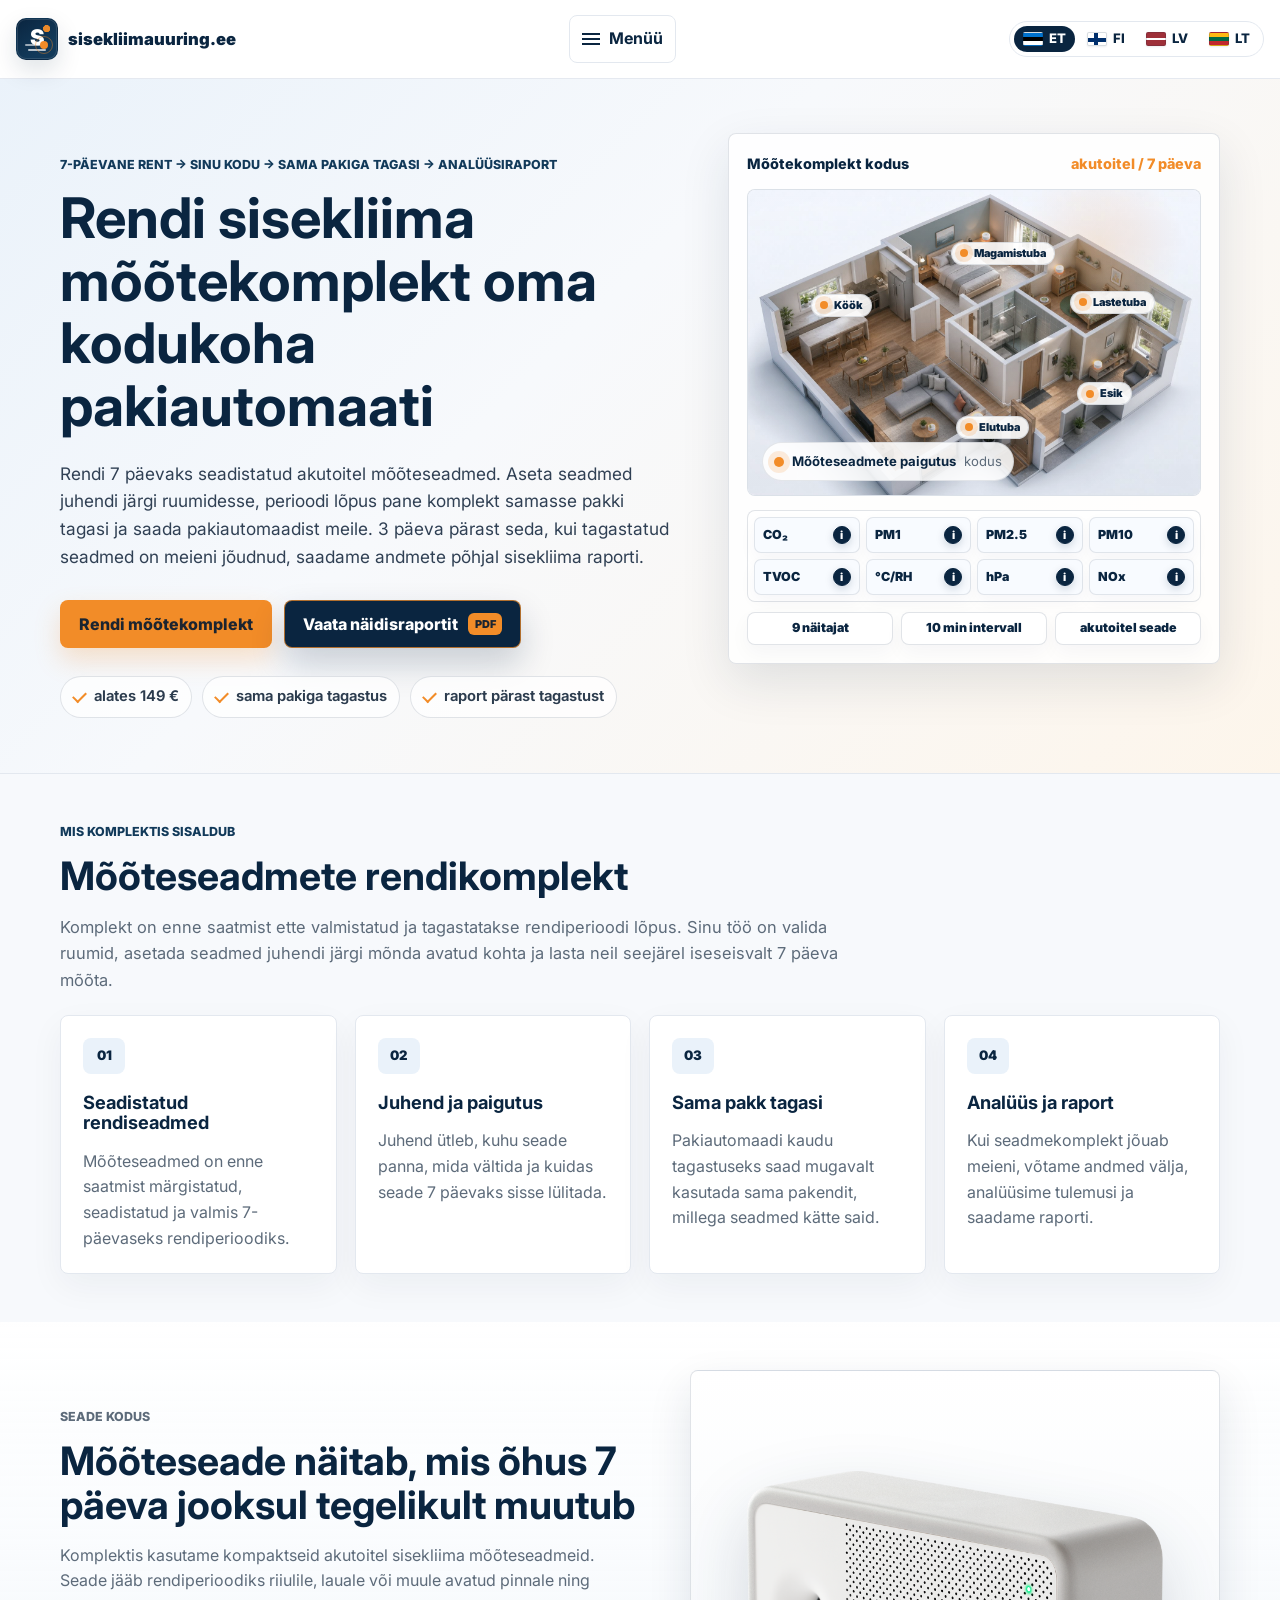
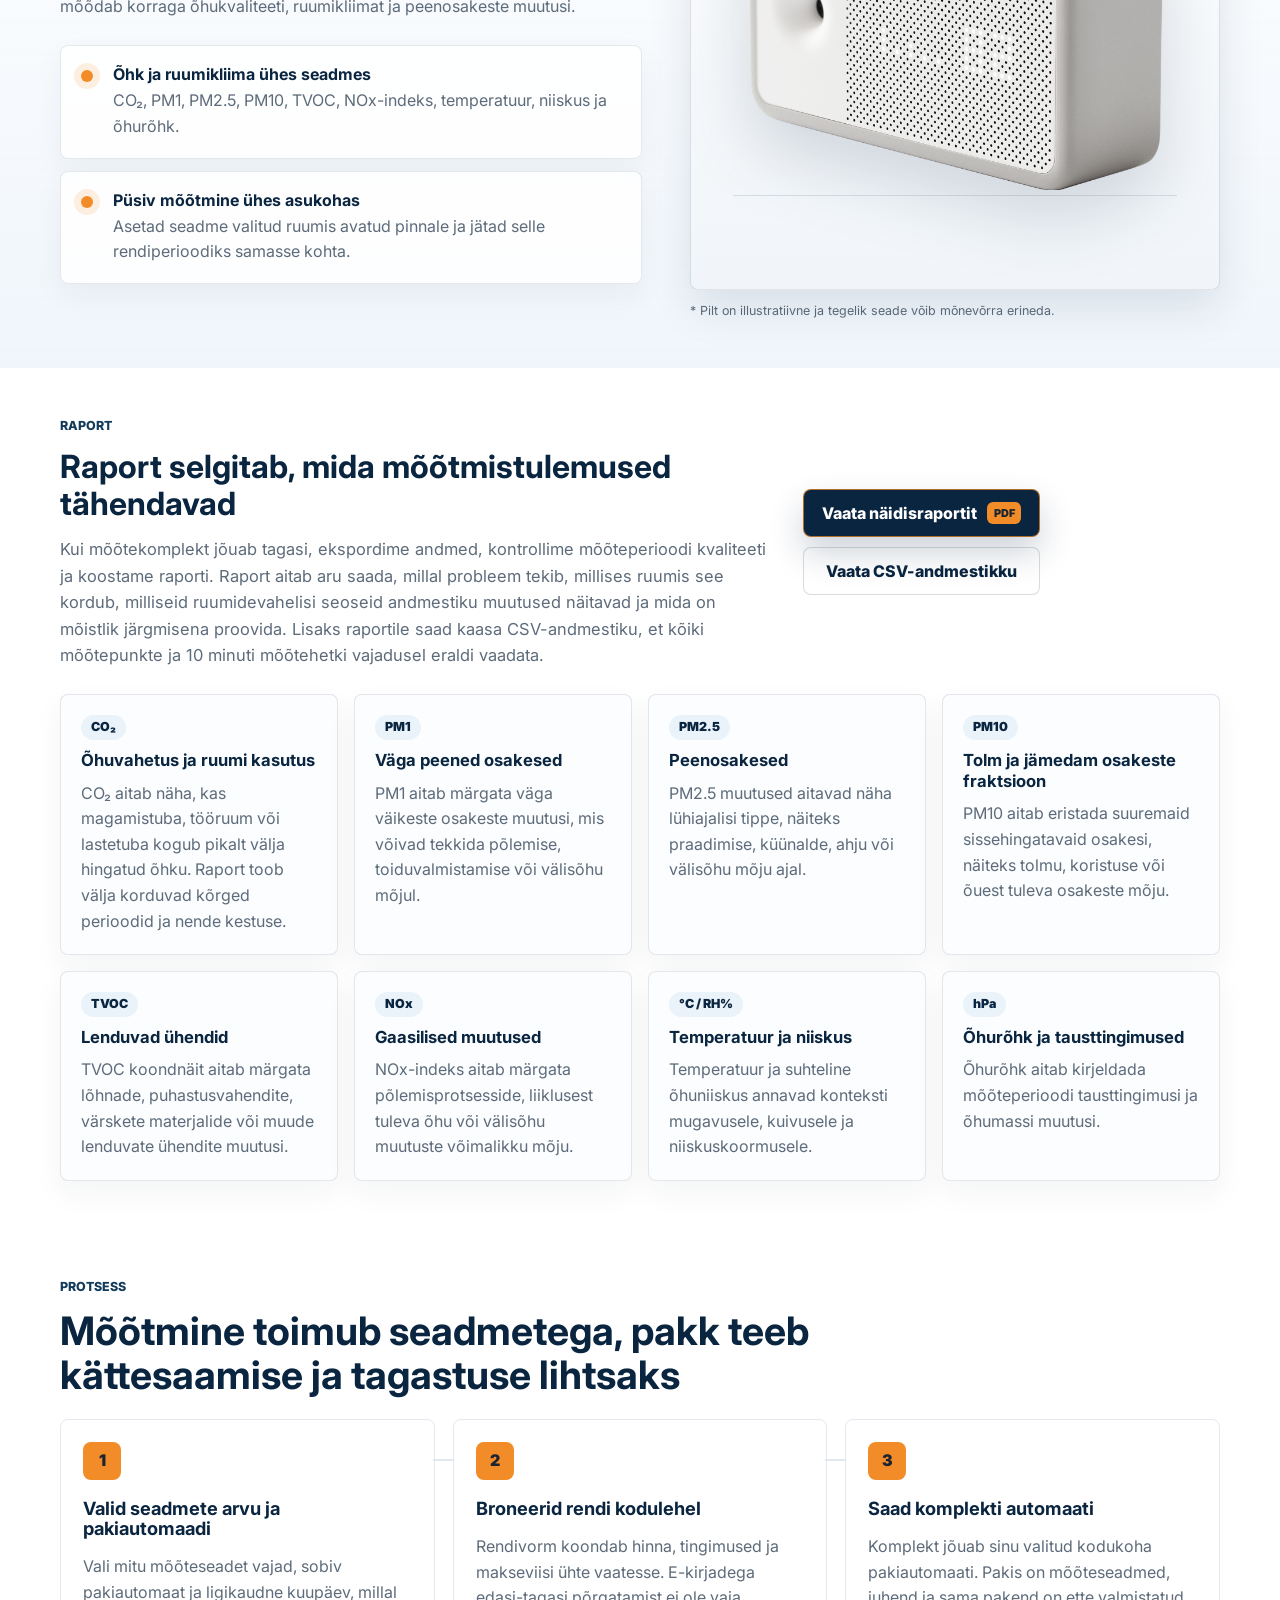
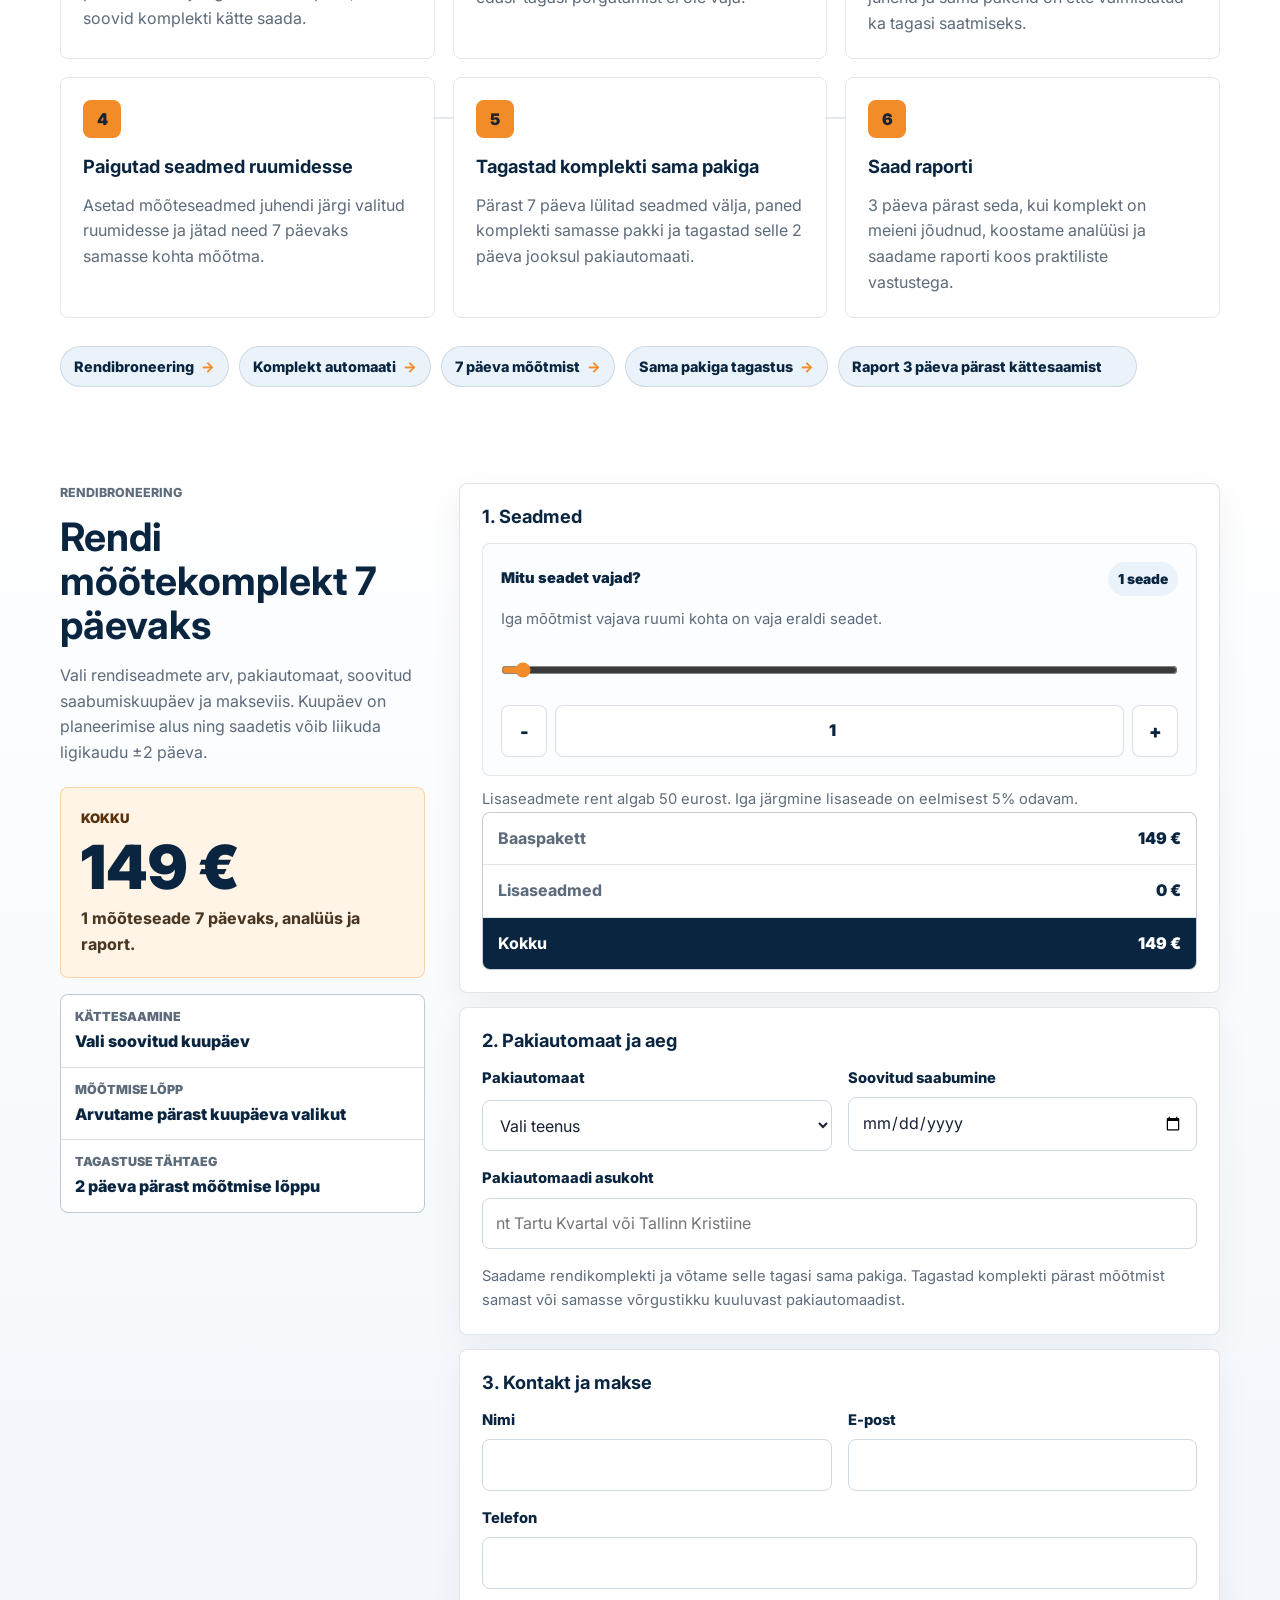
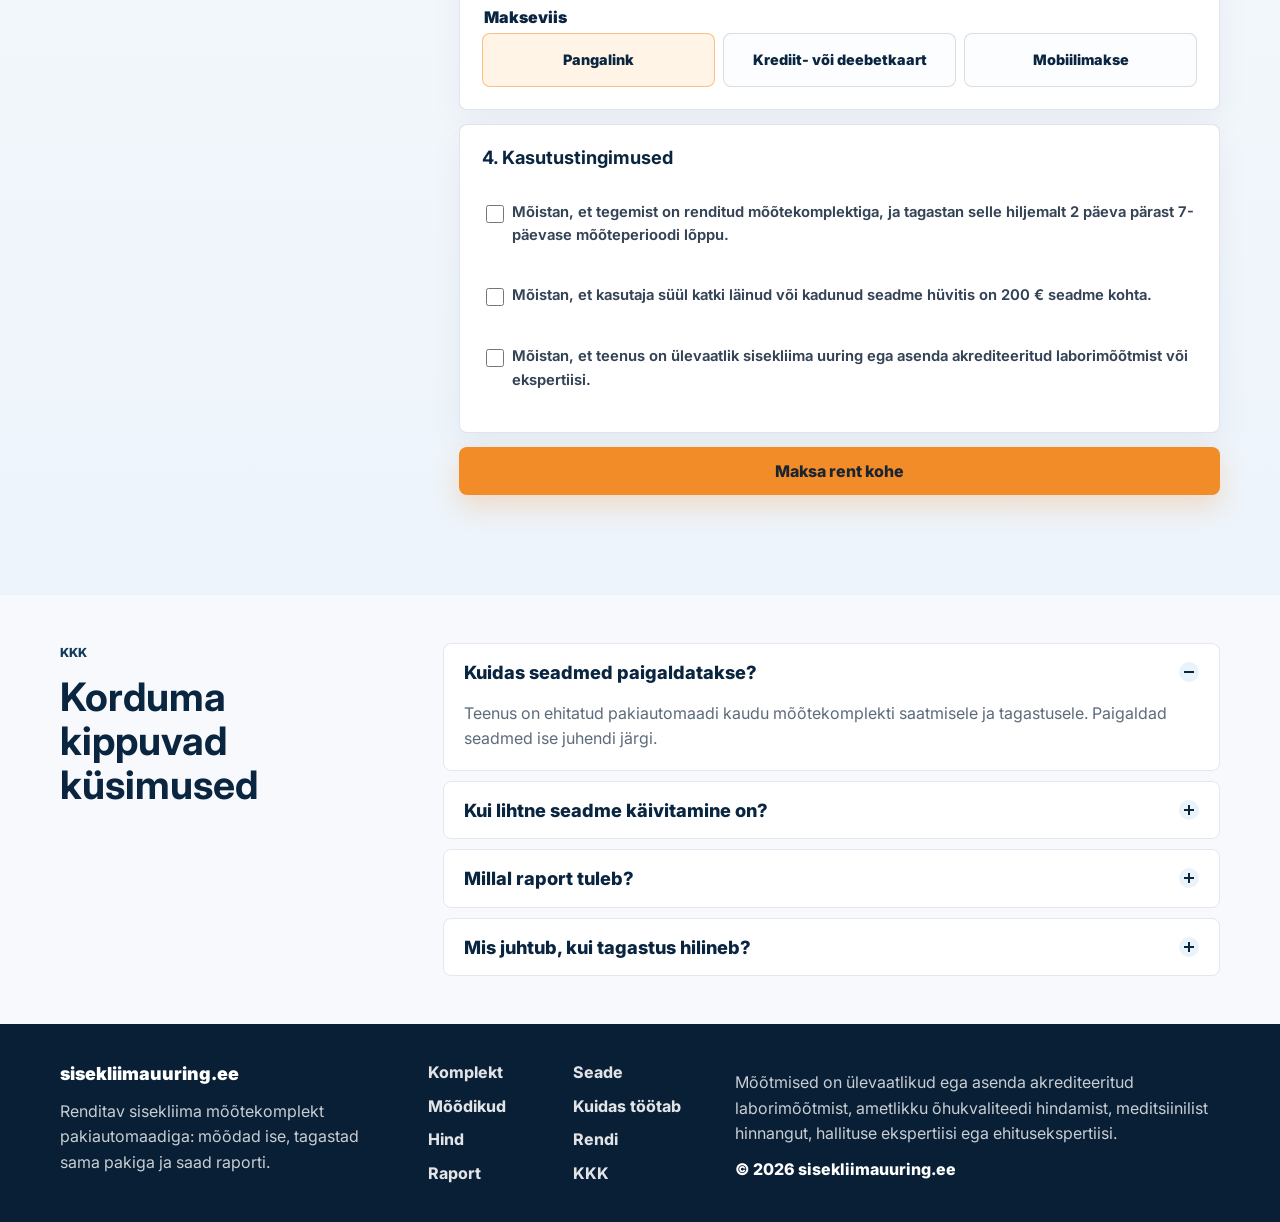
<file: index.html>
<!DOCTYPE html>
<html lang="et">
<head>
  <meta charset="UTF-8">
  <meta name="viewport" content="width=device-width, initial-scale=1.0">
  <title>Sisekliimauuring.ee - sisekliima mõõtekomplekt pakiautomaadiga</title>
  <meta name="description" content="Rendi sisekliima mõõtekomplekt 7 päevaks pakiautomaadi kaudu. CO₂, PM1, PM2.5, PM10, TVOC, NOx, temperatuuri, niiskuse ja õhurõhu mõõtmine ning raport pärast analüüsi.">
  <meta name="keywords" content="sisekliima mõõtekomplekt, mõõteseade, kodu õhukvaliteet, CO₂ mõõtmine kodus, PM1, PM2.5, PM10, TVOC, NOx, temperatuur, niiskus, pakiautomaat, kodu sisekliima raport">
  <meta property="og:title" content="Sisekliimauuring.ee - sisekliima mõõtekomplekt pakiautomaadiga">
  <meta property="og:description" content="Rendi mõõtekomplekt 7 päevaks, võta see pakiautomaadist, mõõda kodus ja saada sama pakiga tagasi. Raport valmib pärast andmete analüüsi.">
  <meta property="og:type" content="website">
  <meta property="og:url" content="https://sisekliimauuring.ee">
  <meta name="twitter:card" content="summary_large_image">
  <meta name="twitter:title" content="Sisekliimauuring.ee - sisekliima mõõtekomplekt pakiautomaadiga">
  <meta name="twitter:description" content="7-päevane mõõtekomplekti rent pakiautomaadiga. Mõõdad kodus, tagastad sama pakiga ja saad selge raporti.">
  <link rel="alternate" hreflang="et-EE" href="https://sisekliimauuring.ee/">
  <link rel="alternate" hreflang="fi-FI" href="https://koti-ilmasto.fi/">
  <link rel="alternate" hreflang="lv-LV" href="https://majas-klimats.lv/">
  <link rel="alternate" hreflang="lt-LT" href="https://namu-klimatas.lt/">
  <link rel="preconnect" href="https://fonts.googleapis.com">
  <link rel="preconnect" href="https://fonts.gstatic.com" crossorigin>
  <link href="https://fonts.googleapis.com/css2?family=Inter:wght@400;500;600;700;800&display=swap" rel="stylesheet">
  <link rel="stylesheet" href="styles.css">
</head>
<body>
  <a class="skip-link" href="#main">Liigu sisuni</a>

  <header class="site-header">
    <div class="container header-inner">
      <a class="brand" href="#top" aria-label="sisekliimauuring.ee avaleht">
        <span class="brand-mark" aria-hidden="true">
          <span class="brand-roof"></span>
          <span class="brand-house">
            <span class="brand-sensor"></span>
          </span>
        </span>
        <span>
          <span class="brand-name">sisekliimauuring.ee</span>
        </span>
      </a>

      <nav class="site-nav" id="site-nav" aria-label="Põhinavigatsioon">
        <a href="#teenus">Komplekt</a>
        <a href="#seade">Seade</a>
        <a href="#mootmine">Mõõdikud</a>
        <a href="#kuidas-tootab">Kuidas töötab</a>
        <a href="#tellimine">Hind</a>
        <a href="#raport">Raport</a>
        <a href="#kkk">KKK</a>
        <a class="nav-cta" href="#tellimine">Rendi mõõtekomplekt</a>
      </nav>

      <div class="header-actions">
        <button class="menu-toggle" type="button" aria-controls="site-nav" aria-expanded="false">
          <span class="menu-icon" aria-hidden="true"></span>
          <span class="menu-text">Menüü</span>
        </button>
      </div>

      <nav class="language-switcher" aria-label="Keele ja riigi valik">
        <a class="language-link is-current" href="https://sisekliimauuring.ee/" hreflang="et-EE" lang="et" aria-current="page" title="Eesti - sisekliimauuring.ee">
          <span class="flag flag-ee" aria-hidden="true"></span>
          <span class="language-name">ET</span>
        </a>
        <a class="language-link" href="https://koti-ilmasto.fi/" hreflang="fi-FI" lang="fi" title="Suomi - koti-ilmasto.fi">
          <span class="flag flag-fi" aria-hidden="true"></span>
          <span class="language-name">FI</span>
        </a>
        <a class="language-link" href="https://majas-klimats.lv/" hreflang="lv-LV" lang="lv" title="Latvija - majas-klimats.lv">
          <span class="flag flag-lv" aria-hidden="true"></span>
          <span class="language-name">LV</span>
        </a>
        <a class="language-link" href="https://namu-klimatas.lt/" hreflang="lt-LT" lang="lt" title="Lietuva - namu-klimatas.lt">
          <span class="flag flag-lt" aria-hidden="true"></span>
          <span class="language-name">LT</span>
        </a>
      </nav>
    </div>
  </header>

  <main id="main">
    <section class="hero rental-hero" id="top" aria-labelledby="hero-title">
      <div class="container hero-grid">
        <div class="hero-copy">
          <p class="eyebrow">7-päevane rent -> sinu kodu -> sama pakiga tagasi -> Analüüsiraport</p>
          <h1 id="hero-title">Rendi sisekliima mõõtekomplekt oma kodukoha pakiautomaati</h1>
          <p class="hero-lead">Rendi 7 päevaks seadistatud akutoitel mõõteseadmed. Aseta seadmed juhendi järgi ruumidesse, perioodi lõpus pane komplekt samasse pakki tagasi ja saada pakiautomaadist meile. 3 päeva pärast seda, kui tagastatud seadmed on meieni jõudnud, saadame andmete põhjal sisekliima raporti.</p>

          <div class="hero-actions" aria-label="Peamised tegevused">
            <a class="button button-primary" href="#tellimine">Rendi mõõtekomplekt</a>
            <a class="button button-secondary button-report" href="sample-report.html">Vaata näidisraportit</a>
          </div>

          <ul class="trust-list" aria-label="Teenuse lühikokkuvõte">
            <li>alates 149 €</li>
            <li>sama pakiga tagastus</li>
            <li>raport pärast tagastust</li>
          </ul>
        </div>

        <div class="hero-visual">
          <div class="visual-header">
            <span>Mõõtekomplekt kodus</span>
            <span>akutoitel / 7 päeva</span>
          </div>

          <div class="home-scene">
            <img class="home-render" src="assets/ruumikliima-home-sensors-3d.jpg" width="1536" height="1024" alt="3D lõikevaade kodust, kus väikesed õhukvaliteedi andurid on paigutatud eri ruumidesse." fetchpriority="high" decoding="async">
            <div class="room-markers" aria-hidden="true">
              <span class="room-marker marker-bedroom">Magamistuba</span>
              <span class="room-marker marker-kitchen">Köök</span>
              <span class="room-marker marker-living">Elutuba</span>
              <span class="room-marker marker-child">Lastetuba</span>
              <span class="room-marker marker-hall">Esik</span>
            </div>
            <div class="scene-caption" aria-hidden="true">
              <span></span>
              <strong>Mõõteseadmete paigutus</strong> kodus
            </div>
          </div>

          <div class="metric-strip" aria-label="Mõõdetavad näitajad">
            <div class="metric-chip">
              <span class="metric-label">CO₂</span>
              <button class="metric-info" type="button" aria-expanded="false" aria-describedby="metric-tip-co2" aria-label="CO₂ selgitus">i</button>
              <span class="metric-tooltip" id="metric-tip-co2" role="tooltip">Süsihappegaas, mis aitab hinnata õhuvahetust ja ruumi kasutuse mõju.</span>
            </div>
            <div class="metric-chip">
              <span class="metric-label">PM1</span>
              <button class="metric-info" type="button" aria-expanded="false" aria-describedby="metric-tip-pm1" aria-label="PM1 selgitus">i</button>
              <span class="metric-tooltip" id="metric-tip-pm1" role="tooltip">Väga peened osakesed läbimõõduga kuni 1 mikromeeter.</span>
            </div>
            <div class="metric-chip">
              <span class="metric-label">PM2.5</span>
              <button class="metric-info" type="button" aria-expanded="false" aria-describedby="metric-tip-pm25" aria-label="PM2.5 selgitus">i</button>
              <span class="metric-tooltip" id="metric-tip-pm25" role="tooltip">Peenosakesed, mis tekivad näiteks toiduvalmistamisel, põlemisel või välisõhust.</span>
            </div>
            <div class="metric-chip">
              <span class="metric-label">PM10</span>
              <button class="metric-info" type="button" aria-expanded="false" aria-describedby="metric-tip-pm10" aria-label="PM10 selgitus">i</button>
              <span class="metric-tooltip" id="metric-tip-pm10" role="tooltip">Suuremad sissehingatavad osakesed, näiteks tolm ja jämedam osakeste fraktsioon.</span>
            </div>
            <div class="metric-chip">
              <span class="metric-label">TVOC</span>
              <button class="metric-info" type="button" aria-expanded="false" aria-describedby="metric-tip-tvoc" aria-label="TVOC selgitus">i</button>
              <span class="metric-tooltip" id="metric-tip-tvoc" role="tooltip">Lenduvate orgaaniliste ühendite koondnäit, mis võib muutuda lõhnade, koristuse või materjalide mõjul.</span>
            </div>
            <div class="metric-chip">
              <span class="metric-label">°C/RH</span>
              <button class="metric-info" type="button" aria-expanded="false" aria-describedby="metric-tip-temp-rh" aria-label="Temperatuuri ja niiskuse selgitus">i</button>
              <span class="metric-tooltip" id="metric-tip-temp-rh" role="tooltip">Temperatuur ja suhteline õhuniiskus, mis kirjeldavad ruumi mugavust ja niiskuskoormust.</span>
            </div>
            <div class="metric-chip">
              <span class="metric-label">hPa</span>
              <button class="metric-info" type="button" aria-expanded="false" aria-describedby="metric-tip-hpa" aria-label="Õhurõhu selgitus">i</button>
              <span class="metric-tooltip" id="metric-tip-hpa" role="tooltip">Õhurõhk, mis aitab näha tausttingimusi ja õhumassi muutusi mõõteperioodi jooksul.</span>
            </div>
            <div class="metric-chip">
              <span class="metric-label">NOx</span>
              <button class="metric-info" type="button" aria-expanded="false" aria-describedby="metric-tip-nox" aria-label="NOx selgitus">i</button>
              <span class="metric-tooltip" id="metric-tip-nox" role="tooltip">Lämmastikoksiidide indeks, mis aitab märgata põlemise, liikluse või välisõhu mõju.</span>
            </div>
          </div>

          <div class="measurement-strip" aria-label="Mõõdetavad näitajad">
            <span>9 näitajat</span>
            <span>10 min intervall</span>
            <span>akutoitel seade</span>
          </div>
        </div>
      </div>
    </section>

    <section class="section" id="teenus" aria-labelledby="teenus-title">
      <div class="container">
        <div class="section-heading">
          <p class="eyebrow">Mis komplektis sisaldub</p>
          <h2 id="teenus-title">Mõõteseadmete rendikomplekt</h2>
          <p>Komplekt on enne saatmist ette valmistatud ja tagastatakse rendiperioodi lõpus. Sinu töö on valida ruumid, asetada seadmed juhendi järgi mõnda avatud kohta ja lasta neil seejärel iseseisvalt 7 päeva mõõta.</p>
        </div>

        <div class="card-grid four">
          <article class="info-card">
            <span class="card-icon" aria-hidden="true">01</span>
            <h3>Seadistatud rendiseadmed</h3>
            <p>Mõõteseadmed on enne saatmist märgistatud, seadistatud ja valmis 7-päevaseks rendiperioodiks.</p>
          </article>
          <article class="info-card">
            <span class="card-icon" aria-hidden="true">02</span>
            <h3>Juhend ja paigutus</h3>
            <p>Juhend ütleb, kuhu seade panna, mida vältida ja kuidas seade 7 päevaks sisse lülitada.</p>
          </article>
          <article class="info-card">
            <span class="card-icon" aria-hidden="true">03</span>
            <h3>Sama pakk tagasi</h3>
            <p>Pakiautomaadi kaudu tagastuseks saad mugavalt kasutada sama pakendit, millega seadmed kätte said.</p>
          </article>
          <article class="info-card">
            <span class="card-icon" aria-hidden="true">04</span>
            <h3>Analüüs ja raport</h3>
            <p>Kui seadmekomplekt jõuab meieni, võtame andmed välja, analüüsime tulemusi ja saadame raporti.</p>
          </article>
        </div>
      </div>
    </section>

    <section class="section device-section" id="seade" aria-labelledby="seade-title">
      <div class="container device-showcase">
        <div class="device-copy">
          <p class="eyebrow">Seade kodus</p>
          <h2 id="seade-title">Mõõteseade näitab, mis õhus 7 päeva jooksul tegelikult muutub</h2>
          <p>Komplektis kasutame kompaktseid akutoitel sisekliima mõõteseadmeid. Seade jääb rendiperioodiks riiulile, lauale või muule avatud pinnale ning mõõdab korraga õhukvaliteeti, ruumikliimat ja peenosakeste muutusi.</p>

          <ul class="device-feature-list" aria-label="Seadme omadused">
            <li>
              <strong>Õhk ja ruumikliima ühes seadmes</strong>
              <span>CO₂, PM1, PM2.5, PM10, TVOC, NOx-indeks, temperatuur, niiskus ja õhurõhk.</span>
            </li>
            <li>
              <strong>Püsiv mõõtmine ühes asukohas</strong>
              <span>Asetad seadme valitud ruumis avatud pinnale ja jätad selle rendiperioodiks samasse kohta.</span>
            </li>
          </ul>
        </div>

        <div class="device-visual" aria-label="Mõõteseadme näidis">
          <div class="device-photo-frame">
            <img class="device-image" src="assets/air-quality-monitor-illustrative.png" width="722" height="554" alt="Illustratiivne sisekliima mõõteseade koduses ruumis." loading="eager" decoding="async">
          </div>
          <p class="device-image-note">* Pilt on illustratiivne ja tegelik seade võib mõnevõrra erineda.</p>
        </div>
      </div>
    </section>

    <section class="section measurement-section" id="mootmine" aria-labelledby="raport-title">
      <div class="container">
        <div class="measurement-report" id="raport" aria-labelledby="raport-title">
          <div class="measurement-report-copy">
            <p class="eyebrow">Raport</p>
            <h2 id="raport-title">Raport selgitab, mida mõõtmistulemused tähendavad</h2>
            <p>Kui mõõtekomplekt jõuab tagasi, ekspordime andmed, kontrollime mõõteperioodi kvaliteeti ja koostame raporti. Raport aitab aru saada, millal probleem tekib, millises ruumis see kordub, milliseid ruumidevahelisi seoseid andmestiku muutused näitavad ja mida on mõistlik järgmisena proovida. Lisaks raportile saad kaasa CSV-andmestiku, et kõiki mõõtepunkte ja 10 minuti mõõtehetki vajadusel eraldi vaadata.</p>
          </div>
          <div class="report-actions">
            <a class="button button-primary button-report" href="sample-report.html">Vaata näidisraportit</a>
            <a class="button button-secondary" href="sample-data.html">Vaata CSV-andmestikku</a>
          </div>
        </div>

        <div class="measurement-insights" aria-label="Mõõdetavad näitajad ja raporti fookus">
          <article>
            <span>CO₂</span>
            <h3>Õhuvahetus ja ruumi kasutus</h3>
            <p>CO₂ aitab näha, kas magamistuba, tööruum või lastetuba kogub pikalt välja hingatud õhku. Raport toob välja korduvad kõrged perioodid ja nende kestuse.</p>
          </article>
          <article>
            <span>PM1</span>
            <h3>Väga peened osakesed</h3>
            <p>PM1 aitab märgata väga väikeste osakeste muutusi, mis võivad tekkida põlemise, toiduvalmistamise või välisõhu mõjul.</p>
          </article>
          <article>
            <span>PM2.5</span>
            <h3>Peenosakesed</h3>
            <p>PM2.5 muutused aitavad näha lühiajalisi tippe, näiteks praadimise, küünalde, ahju või välisõhu mõju ajal.</p>
          </article>
          <article>
            <span>PM10</span>
            <h3>Tolm ja jämedam osakeste fraktsioon</h3>
            <p>PM10 aitab eristada suuremaid sissehingatavaid osakesi, näiteks tolmu, koristuse või õuest tuleva osakeste mõju.</p>
          </article>
          <article>
            <span>TVOC</span>
            <h3>Lenduvad ühendid</h3>
            <p>TVOC koondnäit aitab märgata lõhnade, puhastusvahendite, värskete materjalide või muude lenduvate ühendite muutusi.</p>
          </article>
          <article>
            <span>NOx</span>
            <h3>Gaasilised muutused</h3>
            <p>NOx-indeks aitab märgata põlemisprotsesside, liiklusest tuleva õhu või välisõhu muutuste võimalikku mõju.</p>
          </article>
          <article>
            <span>°C / RH%</span>
            <h3>Temperatuur ja niiskus</h3>
            <p>Temperatuur ja suhteline õhuniiskus annavad konteksti mugavusele, kuivusele ja niiskuskoormusele.</p>
          </article>
          <article>
            <span>hPa</span>
            <h3>Õhurõhk ja tausttingimused</h3>
            <p>Õhurõhk aitab kirjeldada mõõteperioodi tausttingimusi ja õhumassi muutusi.</p>
          </article>
        </div>
      </div>
    </section>

    <section class="section section-soft" id="kuidas-tootab" aria-labelledby="kuidas-title">
      <div class="container">
        <div class="section-heading">
          <p class="eyebrow">Protsess</p>
          <h2 id="kuidas-title">Mõõtmine toimub seadmetega, pakk teeb kättesaamise ja tagastuse lihtsaks</h2>
        </div>

        <ol class="steps rental-steps">
          <li>
            <span class="step-number">1</span>
            <h3>Valid seadmete arvu ja pakiautomaadi</h3>
            <p>Vali mitu mõõteseadet vajad, sobiv pakiautomaat ja ligikaudne kuupäev, millal soovid komplekti kätte saada.</p>
          </li>
          <li>
            <span class="step-number">2</span>
            <h3>Broneerid rendi kodulehel</h3>
            <p>Rendivorm koondab hinna, tingimused ja makseviisi ühte vaatesse. E-kirjadega edasi-tagasi põrgatamist ei ole vaja.</p>
          </li>
          <li>
            <span class="step-number">3</span>
            <h3>Saad komplekti automaati</h3>
            <p>Komplekt jõuab sinu valitud kodukoha pakiautomaati. Pakis on mõõteseadmed, juhend ja sama pakend on ette valmistatud ka tagasi saatmiseks.</p>
          </li>
          <li>
            <span class="step-number">4</span>
            <h3>Paigutad seadmed ruumidesse</h3>
            <p>Asetad mõõteseadmed juhendi järgi valitud ruumidesse ja jätad need 7 päevaks samasse kohta mõõtma.</p>
          </li>
          <li>
            <span class="step-number">5</span>
            <h3>Tagastad komplekti sama pakiga</h3>
            <p>Pärast 7 päeva lülitad seadmed välja, paned komplekti samasse pakki ja tagastad selle 2 päeva jooksul pakiautomaati.</p>
          </li>
          <li>
            <span class="step-number">6</span>
            <h3>Saad raporti</h3>
            <p>3 päeva pärast seda, kui komplekt on meieni jõudnud, koostame analüüsi ja saadame raporti koos praktiliste vastustega.</p>
          </li>
        </ol>

        <div class="timeline" aria-label="Mõõtekomplekti ajajoon">
          <span>Rendibroneering</span>
          <span>Komplekt automaati</span>
          <span>7 päeva mõõtmist</span>
          <span>Sama pakiga tagastus</span>
          <span>Raport 3 päeva pärast kättesaamist</span>
        </div>
      </div>
    </section>

    <section class="section checkout-section" id="tellimine" aria-labelledby="checkout-title">
      <div class="container checkout-grid">
        <div class="checkout-copy">
          <p class="eyebrow">Rendibroneering</p>
          <h2 id="checkout-title">Rendi mõõtekomplekt 7 päevaks</h2>
          <p>Vali rendiseadmete arv, pakiautomaat, soovitud saabumiskuupäev ja makseviis. Kuupäev on planeerimise alus ning saadetis võib liikuda ligikaudu ±2 päeva.</p>

          <div class="order-summary" aria-label="Rendibroneeringu kokkuvõte">
            <span>Kokku</span>
            <strong data-rental-total>149 €</strong>
            <p data-rental-summary>1 mõõteseade 7 päevaks, analüüs ja raport.</p>
          </div>

          <dl class="checkout-facts">
            <div>
              <dt>Kättesaamine</dt>
              <dd data-arrival-window>Vali soovitud kuupäev</dd>
            </div>
            <div>
              <dt>Mõõtmise lõpp</dt>
              <dd data-measurement-end>Arvutame pärast kuupäeva valikut</dd>
            </div>
            <div>
              <dt>Tagastuse tähtaeg</dt>
              <dd data-return-deadline>2 päeva pärast mõõtmise lõppu</dd>
            </div>
          </dl>
        </div>

        <form class="checkout-form" id="checkout-form">
          <div class="checkout-card">
            <h3>1. Seadmed</h3>
            <div class="calculator-control">
              <div class="calculator-control-header">
                <label for="rental-device-count">Mitu seadet vajad?</label>
                <output id="rental-device-output" for="rental-device-count rental-device-number" data-rental-device-output>1 seade</output>
              </div>
              <p>Iga mõõtmist vajava ruumi kohta on vaja eraldi seadet.</p>
              <input class="calculator-range" type="range" id="rental-device-count" min="1" max="10" value="1" data-rental-device-range>
              <div class="calculator-stepper">
                <button type="button" data-rental-device-decrease aria-label="Vähenda seadmete arvu">-</button>
                <input type="number" id="rental-device-number" min="1" max="10" value="1" inputmode="numeric" data-rental-device-input aria-label="Seadmete arv">
                <button type="button" data-rental-device-increase aria-label="Suurenda seadmete arvu">+</button>
              </div>
            </div>
            <p class="checkout-note" data-extra-discount-note>Lisaseadmete rent algab 50 eurost. Iga järgmine lisaseade on eelmisest 5% odavam.</p>

            <div class="price-breakdown" aria-label="Hinna jaotus">
              <div>
                <span>Baaspakett</span>
                <strong>149 €</strong>
              </div>
              <div>
                <span>Lisaseadmed</span>
                <strong data-extra-devices-price>0 €</strong>
              </div>
              <div>
                <span>Kokku</span>
                <strong data-breakdown-total>149 €</strong>
              </div>
            </div>
          </div>

          <div class="checkout-card">
            <h3>2. Pakiautomaat ja aeg</h3>
            <div class="form-row two">
              <div class="field">
                <label for="parcel-provider">Pakiautomaat</label>
                <select id="parcel-provider" name="parcelProvider" required>
                  <option value="">Vali teenus</option>
                  <option value="Omniva">Omniva</option>
                  <option value="Smartpost">Smartpost</option>
                  <option value="DPD">DPD</option>
                  <option value="Venipak">Venipak</option>
                </select>
              </div>
              <div class="field">
                <label for="arrival-date">Soovitud saabumine</label>
                <input type="date" id="arrival-date" name="arrivalDate" data-arrival-date required>
              </div>
            </div>

            <div class="field">
              <label for="parcel-locker">Pakiautomaadi asukoht</label>
              <input type="text" id="parcel-locker" name="parcelLocker" list="parcel-locker-options" placeholder="nt Tartu Kvartal või Tallinn Kristiine" required>
              <datalist id="parcel-locker-options">
                <option value="Tallinn Kristiine keskus">
                <option value="Tallinn Ülemiste keskus">
                <option value="Tartu Kvartal">
                <option value="Tartu Lõunakeskus">
                <option value="Pärnu Kaubamajakas">
                <option value="Rakvere Põhjakeskus">
                <option value="Viljandi Centrum">
              </datalist>
            </div>
            <p class="checkout-note">Saadame rendikomplekti ja võtame selle tagasi sama pakiga. Tagastad komplekti pärast mõõtmist samast või samasse võrgustikku kuuluvast pakiautomaadist.</p>
          </div>

          <div class="checkout-card">
            <h3>3. Kontakt ja makse</h3>
            <div class="form-row two">
              <div class="field">
                <label for="name">Nimi</label>
                <input type="text" id="name" name="name" autocomplete="name" required>
              </div>
              <div class="field">
                <label for="email">E-post</label>
                <input type="email" id="email" name="email" autocomplete="email" required>
              </div>
            </div>
            <div class="field">
              <label for="phone">Telefon</label>
              <input type="tel" id="phone" name="phone" autocomplete="tel" required>
            </div>

            <fieldset class="payment-methods">
              <legend>Makseviis</legend>
              <label>
                <input type="radio" name="paymentMethod" value="Pangalink" checked>
                <span>Pangalink</span>
              </label>
              <label>
                <input type="radio" name="paymentMethod" value="Kaart">
                <span>Krediit- või deebetkaart</span>
              </label>
              <label>
                <input type="radio" name="paymentMethod" value="Mobiilimakse">
                <span>Mobiilimakse</span>
              </label>
            </fieldset>
          </div>

          <div class="checkout-card terms-card">
            <h3>4. Kasutustingimused</h3>
            <label class="consent">
              <input type="checkbox" name="termsReturn" required>
              <span>Mõistan, et tegemist on renditud mõõtekomplektiga, ja tagastan selle hiljemalt 2 päeva pärast 7-päevase mõõteperioodi lõppu.</span>
            </label>
            <label class="consent">
              <input type="checkbox" name="termsDamage" required>
              <span>Mõistan, et kasutaja süül katki läinud või kadunud seadme hüvitis on 200 € seadme kohta.</span>
            </label>
            <label class="consent">
              <input type="checkbox" name="termsPrivacy" required>
              <span>Mõistan, et teenus on ülevaatlik sisekliima uuring ega asenda akrediteeritud laborimõõtmist või ekspertiisi.</span>
            </label>
          </div>

          <button class="button button-primary form-submit" type="submit">Maksa rent kohe</button>
          <p class="form-status" id="checkout-status" role="status" aria-live="polite"></p>
        </form>
      </div>
    </section>

    <section class="section" id="kkk" aria-labelledby="kkk-title">
      <div class="container faq-layout">
        <div>
          <p class="eyebrow">KKK</p>
          <h2 id="kkk-title">Korduma kippuvad küsimused</h2>
        </div>

        <div class="faq-list">
          <div class="faq-item">
            <h3>
              <button type="button" aria-expanded="true" aria-controls="faq-1" id="faq-button-1">
                Kuidas seadmed paigaldatakse?
                <span aria-hidden="true"></span>
              </button>
            </h3>
            <div class="faq-answer" id="faq-1" role="region" aria-labelledby="faq-button-1">
              <p>Teenus on ehitatud pakiautomaadi kaudu mõõtekomplekti saatmisele ja tagastusele. Paigaldad seadmed ise juhendi järgi.</p>
            </div>
          </div>
          <div class="faq-item">
            <h3>
              <button type="button" aria-expanded="false" aria-controls="faq-2" id="faq-button-2">
                Kui lihtne seadme käivitamine on?
                <span aria-hidden="true"></span>
              </button>
            </h3>
            <div class="faq-answer" id="faq-2" role="region" aria-labelledby="faq-button-2" hidden>
              <p>Seade on enne saatmist ette valmistatud. Asetad selle juhendi järgi ruumi, jätad 7 päevaks mõõtma ja pakid pärast mõõteperioodi sama pakiga tagasi.</p>
            </div>
          </div>
          <div class="faq-item">
            <h3>
              <button type="button" aria-expanded="false" aria-controls="faq-3" id="faq-button-3">
                Millal raport tuleb?
                <span aria-hidden="true"></span>
              </button>
            </h3>
            <div class="faq-answer" id="faq-3" role="region" aria-labelledby="faq-button-3" hidden>
              <p>3 päeva pärast seda, kui tagastatud pakk on meieni jõudnud, teeme analüüsi ja saadame raporti.</p>
            </div>
          </div>
          <div class="faq-item">
            <h3>
              <button type="button" aria-expanded="false" aria-controls="faq-4" id="faq-button-4">
                Mis juhtub, kui tagastus hilineb?
                <span aria-hidden="true"></span>
              </button>
            </h3>
            <div class="faq-answer" id="faq-4" role="region" aria-labelledby="faq-button-4" hidden>
              <p>Renditingimus on tagastada komplekt hiljemalt 2 päeva pärast 7-päevase mõõteperioodi lõppu. Kui tekib tõrge, võta kohe ühendust, et saaksime broneeringu ja järgmised kliendid ümber planeerida.</p>
            </div>
          </div>
        </div>
      </div>
    </section>
  </main>

  <footer class="site-footer">
    <div class="container footer-grid">
      <div>
        <a class="footer-brand" href="#top">sisekliimauuring.ee</a>
        <p>Renditav sisekliima mõõtekomplekt pakiautomaadiga: mõõdad ise, tagastad sama pakiga ja saad raporti.</p>
      </div>
      <nav class="footer-links" aria-label="Jaluse navigatsioon">
        <a href="#teenus">Komplekt</a>
        <a href="#seade">Seade</a>
        <a href="#mootmine">Mõõdikud</a>
        <a href="#kuidas-tootab">Kuidas töötab</a>
        <a href="#tellimine">Hind</a>
        <a href="#tellimine">Rendi</a>
        <a href="#raport">Raport</a>
        <a href="#kkk">KKK</a>
      </nav>
      <div class="footer-note">
        <p>Mõõtmised on ülevaatlikud ega asenda akrediteeritud laborimõõtmist, ametlikku õhukvaliteedi hindamist, meditsiinilist hinnangut, hallituse ekspertiisi ega ehitusekspertiisi.</p>
        <p>© 2026 sisekliimauuring.ee</p>
      </div>
    </div>
  </footer>

  <script src="script.js"></script>
</body>
</html>
</file>
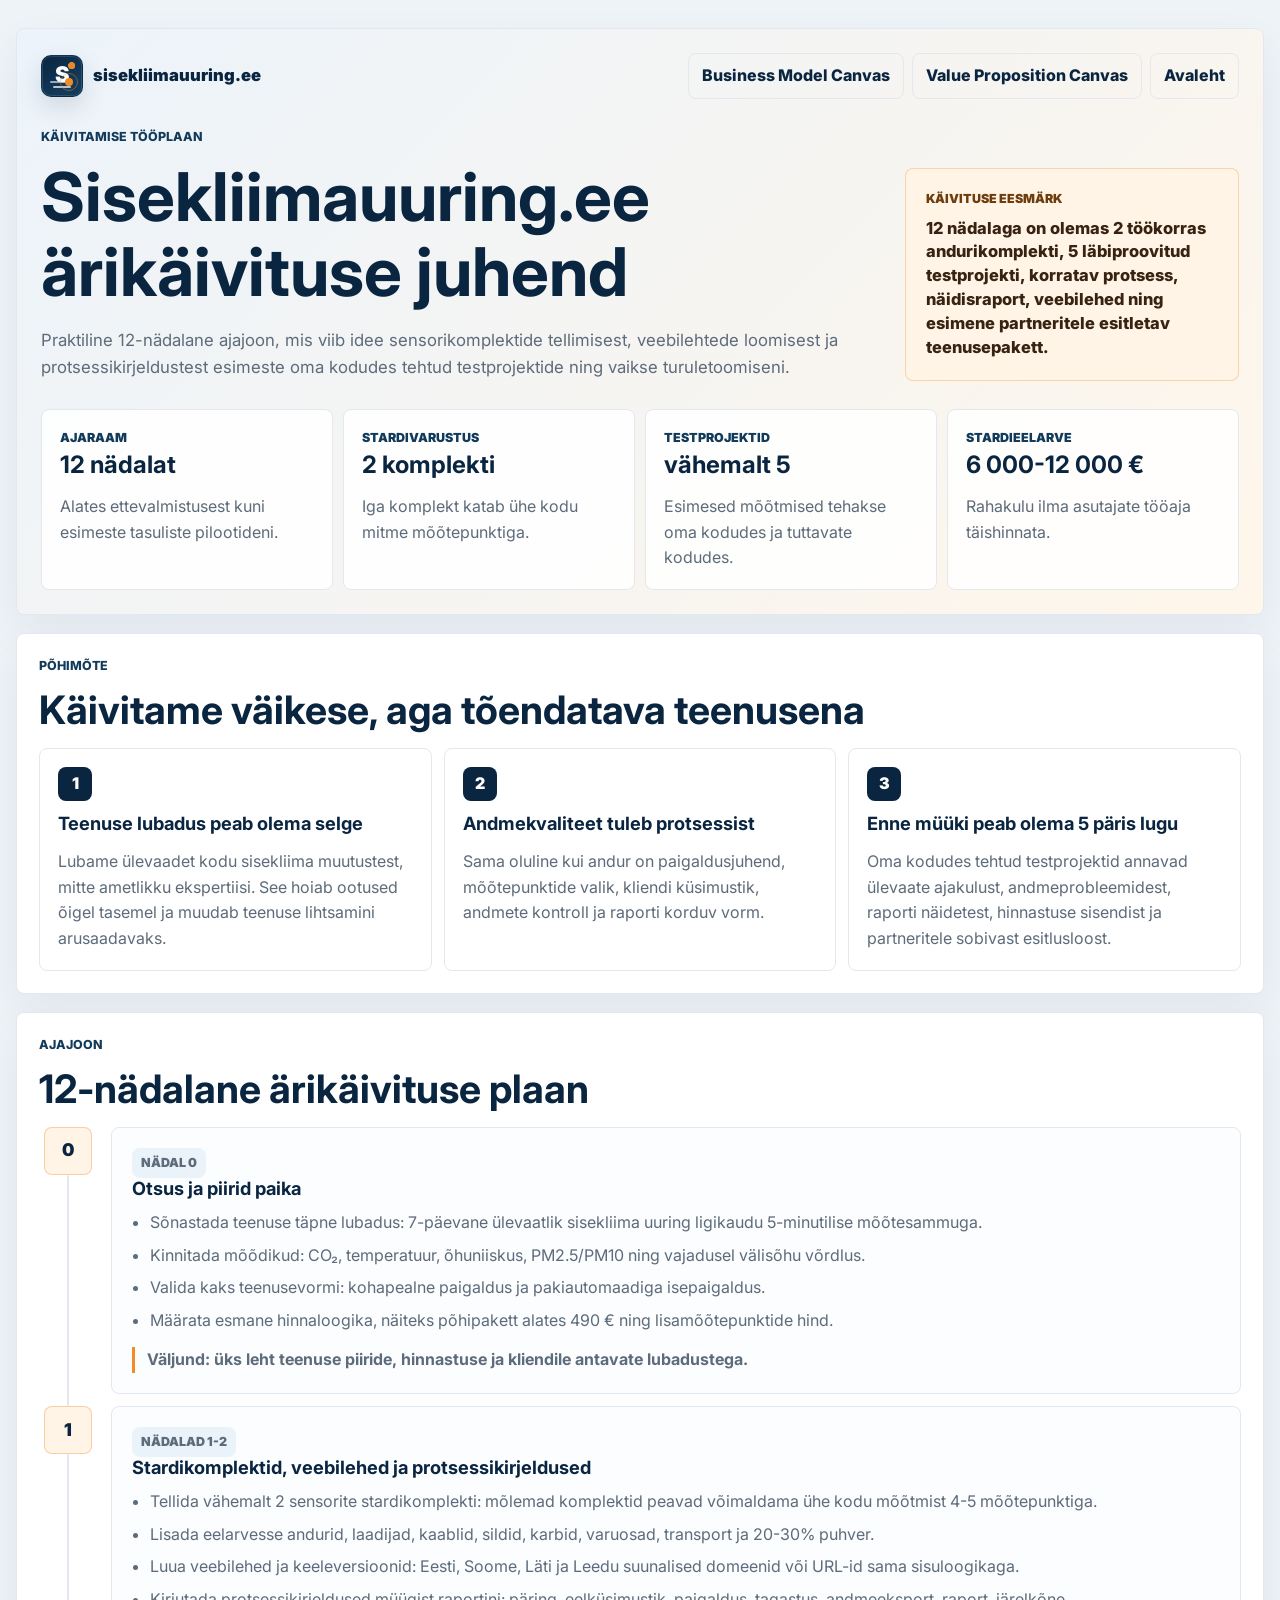
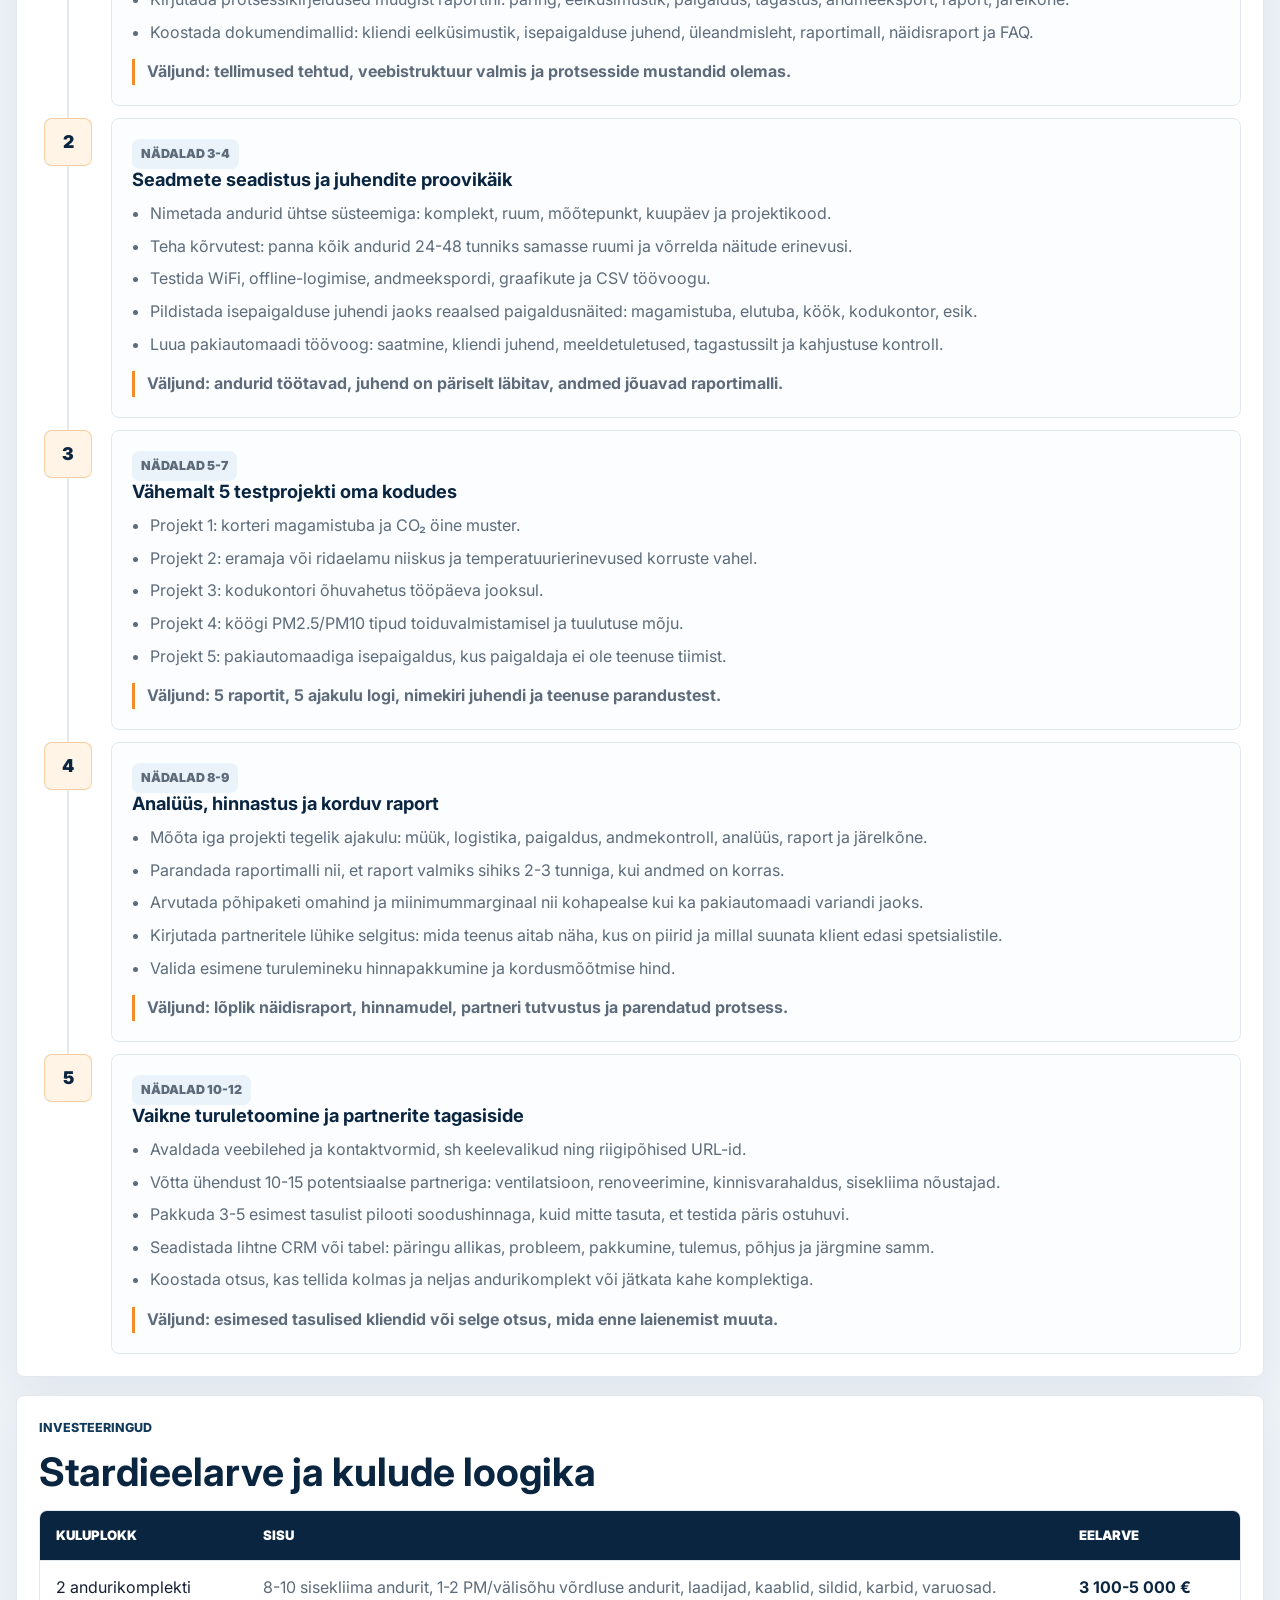
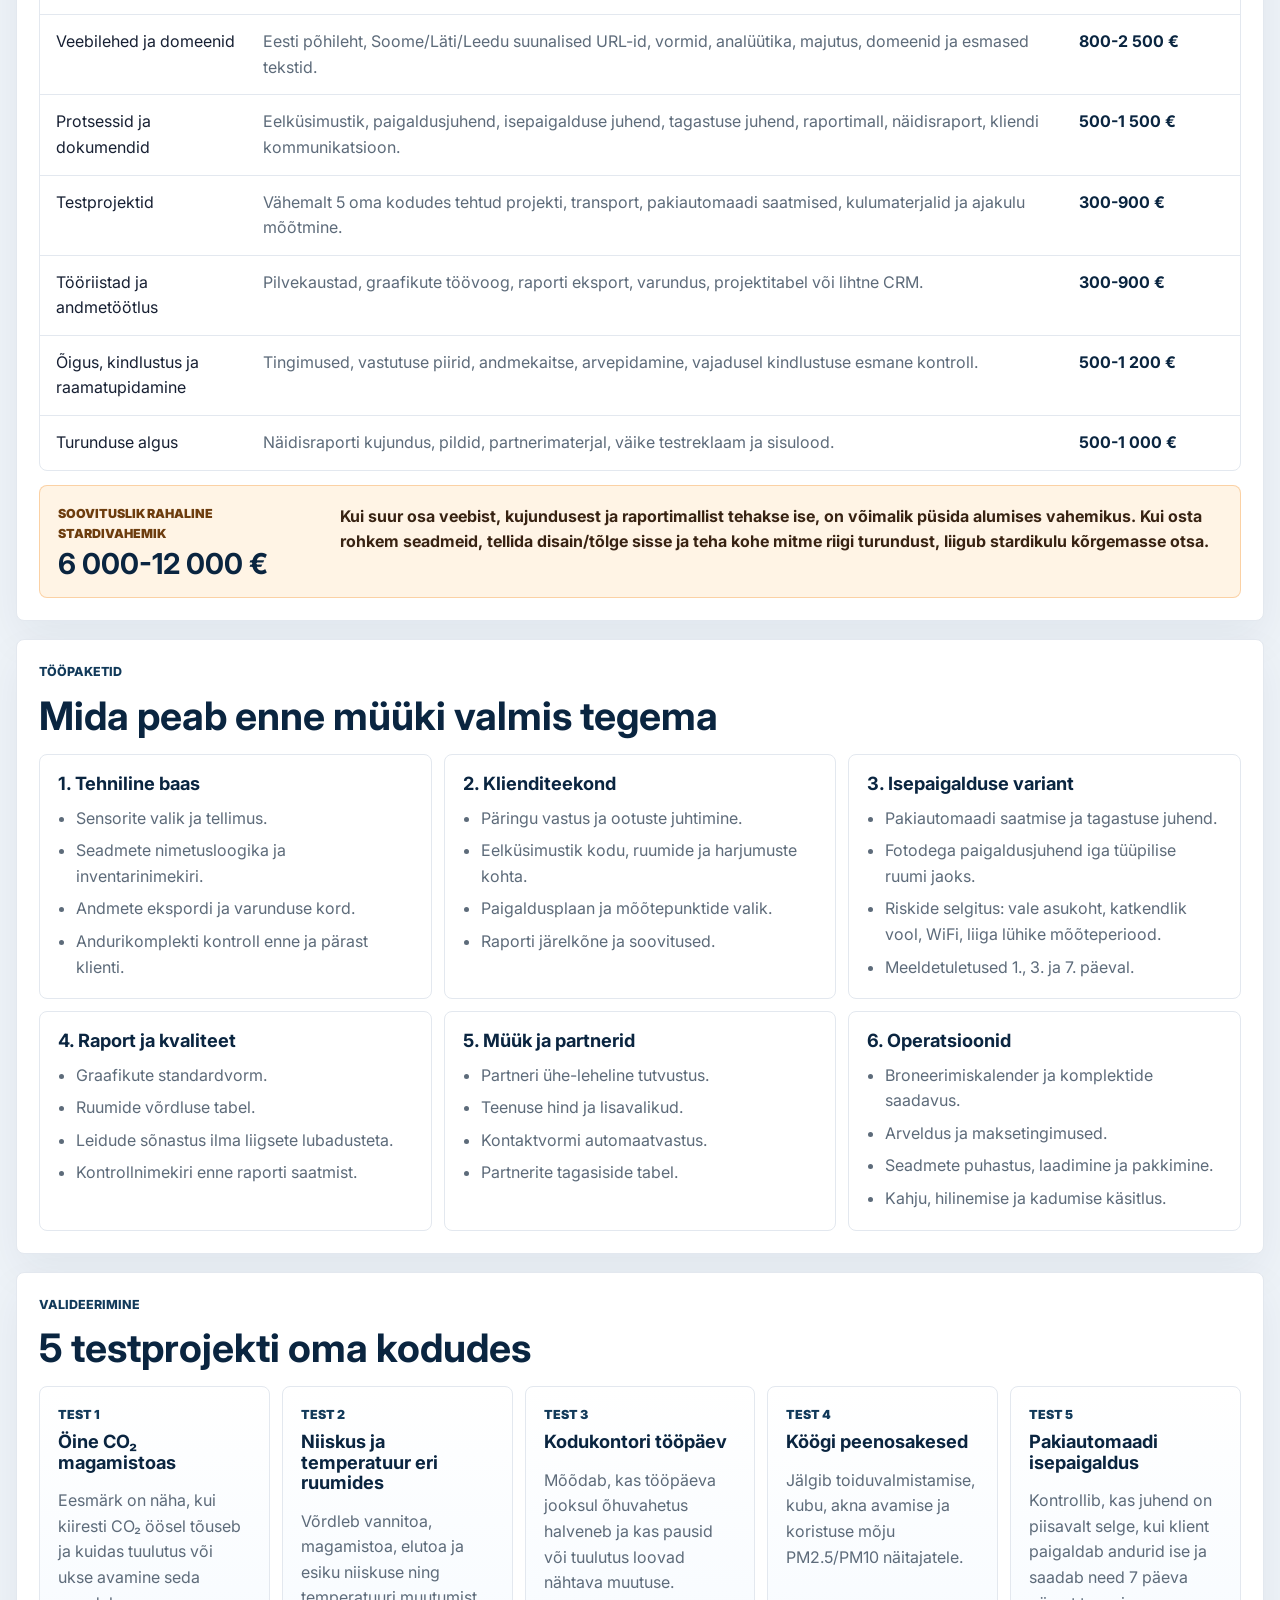
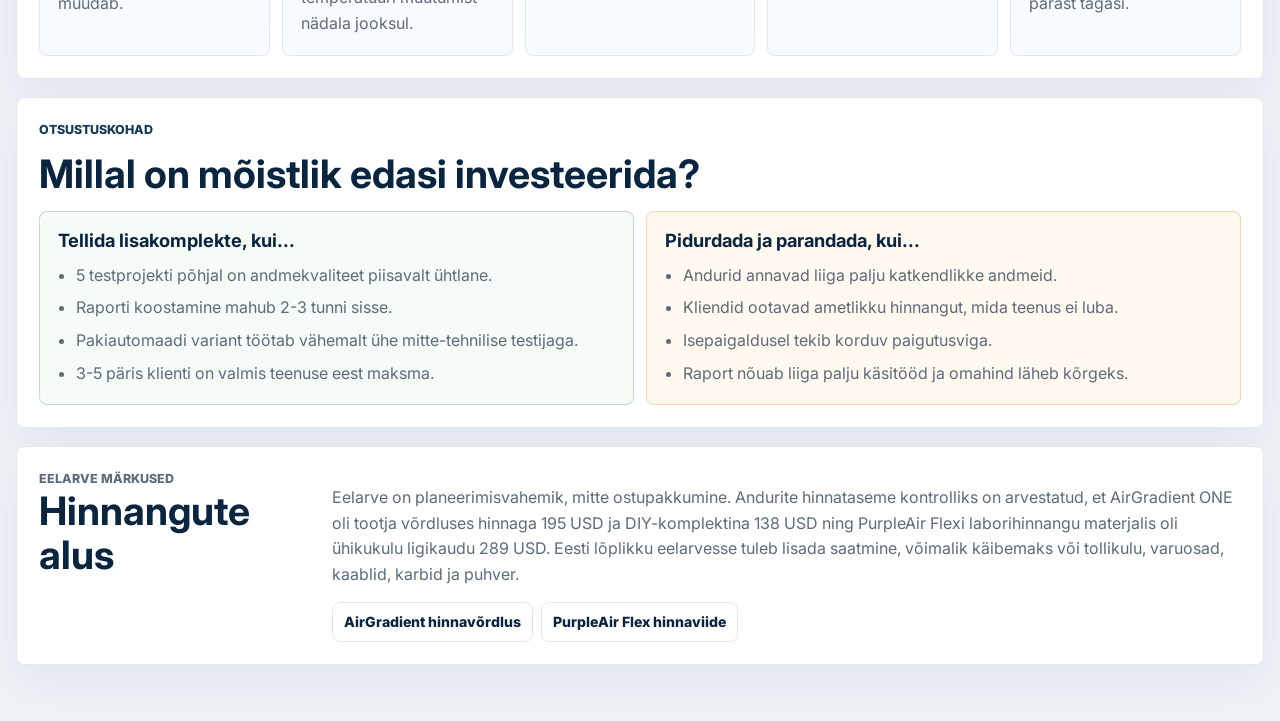
<file: business-kickoff-guide.html>
<!DOCTYPE html>
<html lang="et">
<head>
  <meta charset="UTF-8">
  <meta name="viewport" content="width=device-width, initial-scale=1.0">
  <title>Sisekliimauuring.ee - Ärikäivituse juhend</title>
  <meta name="description" content="Sisekliimauuring.ee ärikäivituse ajajoon koos tööde, investeeringute, testprojektide ja otsustuskohtadega.">
  <link rel="preconnect" href="https://fonts.googleapis.com">
  <link rel="preconnect" href="https://fonts.gstatic.com" crossorigin>
  <link href="https://fonts.googleapis.com/css2?family=Inter:wght@400;500;600;700;800&display=swap" rel="stylesheet">
  <link rel="stylesheet" href="styles.css">
</head>
<body class="bmc-page kickoff-page">
  <main class="bmc-main">
    <section class="bmc-hero kickoff-hero">
      <div class="bmc-brandline">
        <a class="brand bmc-brand" href="index.html" aria-label="Tagasi sisekliimauuring.ee avalehele">
          <span class="brand-mark" aria-hidden="true">
            <span class="brand-roof"></span>
            <span class="brand-house">
              <span class="brand-sensor"></span>
            </span>
          </span>
          <span>
            <span class="brand-name">sisekliimauuring.ee</span>
          </span>
        </a>
        <div class="bmc-navlinks">
          <a class="bmc-back" href="business-model-canvas.html">Business Model Canvas</a>
          <a class="bmc-back" href="value-proposition-canvas.html">Value Proposition Canvas</a>
          <a class="bmc-back" href="index.html">Avaleht</a>
        </div>
      </div>

      <div class="bmc-hero-grid">
        <div>
          <p class="eyebrow">Käivitamise tööplaan</p>
          <h1>Sisekliimauuring.ee ärikäivituse juhend</h1>
          <p class="bmc-lead">Praktiline 12-nädalane ajajoon, mis viib idee sensorikomplektide tellimisest, veebilehtede loomisest ja protsessikirjeldustest esimeste oma kodudes tehtud testprojektide ning vaikse turuletoomiseni.</p>
        </div>
        <div class="bmc-summary-card">
          <p class="bmc-card-label">Käivituse eesmärk</p>
          <p>12 nädalaga on olemas 2 töökorras andurikomplekti, 5 läbiproovitud testprojekti, korratav protsess, näidisraport, veebilehed ning esimene partneritele esitletav teenusepakett.</p>
        </div>
      </div>

      <div class="kickoff-metrics" aria-label="Käivituse põhinäitajad">
        <article>
          <span>Ajaraam</span>
          <strong>12 nädalat</strong>
          <p>Alates ettevalmistusest kuni esimeste tasuliste pilootideni.</p>
        </article>
        <article>
          <span>Stardivarustus</span>
          <strong>2 komplekti</strong>
          <p>Iga komplekt katab ühe kodu mitme mõõtepunktiga.</p>
        </article>
        <article>
          <span>Testprojektid</span>
          <strong>vähemalt 5</strong>
          <p>Esimesed mõõtmised tehakse oma kodudes ja tuttavate kodudes.</p>
        </article>
        <article>
          <span>Stardieelarve</span>
          <strong>6 000-12 000 €</strong>
          <p>Rahakulu ilma asutajate tööaja täishinnata.</p>
        </article>
      </div>
    </section>

    <section class="bmc-section kickoff-principles" aria-labelledby="principles-title">
      <div class="bmc-section-heading">
        <div>
          <p class="eyebrow">Põhimõte</p>
          <h2 id="principles-title">Käivitame väikese, aga tõendatava teenusena</h2>
        </div>
      </div>
      <div class="kickoff-pillars">
        <article>
          <span class="kickoff-icon">1</span>
          <h3>Teenuse lubadus peab olema selge</h3>
          <p>Lubame ülevaadet kodu sisekliima muutustest, mitte ametlikku ekspertiisi. See hoiab ootused õigel tasemel ja muudab teenuse lihtsamini arusaadavaks.</p>
        </article>
        <article>
          <span class="kickoff-icon">2</span>
          <h3>Andmekvaliteet tuleb protsessist</h3>
          <p>Sama oluline kui andur on paigaldusjuhend, mõõtepunktide valik, kliendi küsimustik, andmete kontroll ja raporti korduv vorm.</p>
        </article>
        <article>
          <span class="kickoff-icon">3</span>
          <h3>Enne müüki peab olema 5 päris lugu</h3>
          <p>Oma kodudes tehtud testprojektid annavad ülevaate ajakulust, andmeprobleemidest, raporti näidetest, hinnastuse sisendist ja partneritele sobivast esitlusloost.</p>
        </article>
      </div>
    </section>

    <section class="bmc-section" aria-labelledby="timeline-title">
      <div class="bmc-section-heading">
        <div>
          <p class="eyebrow">Ajajoon</p>
          <h2 id="timeline-title">12-nädalane ärikäivituse plaan</h2>
        </div>
      </div>

      <div class="kickoff-timeline">
        <article class="timeline-row">
          <div class="timeline-marker">
            <span>0</span>
          </div>
          <div class="timeline-card">
            <p class="phase-badge">Nädal 0</p>
            <h3>Otsus ja piirid paika</h3>
            <ul>
              <li>Sõnastada teenuse täpne lubadus: 7-päevane ülevaatlik sisekliima uuring ligikaudu 5-minutilise mõõtesammuga.</li>
              <li>Kinnitada mõõdikud: CO₂, temperatuur, õhuniiskus, PM2.5/PM10 ning vajadusel välisõhu võrdlus.</li>
              <li>Valida kaks teenusevormi: kohapealne paigaldus ja pakiautomaadiga isepaigaldus.</li>
              <li>Määrata esmane hinnaloogika, näiteks põhipakett alates 490 € ning lisamõõtepunktide hind.</li>
            </ul>
            <p class="timeline-output">Väljund: üks leht teenuse piiride, hinnastuse ja kliendile antavate lubadustega.</p>
          </div>
        </article>

        <article class="timeline-row">
          <div class="timeline-marker">
            <span>1</span>
          </div>
          <div class="timeline-card">
            <p class="phase-badge">Nädalad 1-2</p>
            <h3>Stardikomplektid, veebilehed ja protsessikirjeldused</h3>
            <ul>
              <li>Tellida vähemalt 2 sensorite stardikomplekti: mõlemad komplektid peavad võimaldama ühe kodu mõõtmist 4-5 mõõtepunktiga.</li>
              <li>Lisada eelarvesse andurid, laadijad, kaablid, sildid, karbid, varuosad, transport ja 20-30% puhver.</li>
              <li>Luua veebilehed ja keeleversioonid: Eesti, Soome, Läti ja Leedu suunalised domeenid või URL-id sama sisuloogikaga.</li>
              <li>Kirjutada protsessikirjeldused müügist raportini: päring, eelküsimustik, paigaldus, tagastus, andmeeksport, raport, järelkõne.</li>
              <li>Koostada dokumendimallid: kliendi eelküsimustik, isepaigalduse juhend, üleandmisleht, raportimall, näidisraport ja FAQ.</li>
            </ul>
            <p class="timeline-output">Väljund: tellimused tehtud, veebistruktuur valmis ja protsesside mustandid olemas.</p>
          </div>
        </article>

        <article class="timeline-row">
          <div class="timeline-marker">
            <span>2</span>
          </div>
          <div class="timeline-card">
            <p class="phase-badge">Nädalad 3-4</p>
            <h3>Seadmete seadistus ja juhendite proovikäik</h3>
            <ul>
              <li>Nimetada andurid ühtse süsteemiga: komplekt, ruum, mõõtepunkt, kuupäev ja projektikood.</li>
              <li>Teha kõrvutest: panna kõik andurid 24-48 tunniks samasse ruumi ja võrrelda näitude erinevusi.</li>
              <li>Testida WiFi, offline-logimise, andmeekspordi, graafikute ja CSV töövoogu.</li>
              <li>Pildistada isepaigalduse juhendi jaoks reaalsed paigaldusnäited: magamistuba, elutuba, köök, kodukontor, esik.</li>
              <li>Luua pakiautomaadi töövoog: saatmine, kliendi juhend, meeldetuletused, tagastussilt ja kahjustuse kontroll.</li>
            </ul>
            <p class="timeline-output">Väljund: andurid töötavad, juhend on päriselt läbitav, andmed jõuavad raportimalli.</p>
          </div>
        </article>

        <article class="timeline-row">
          <div class="timeline-marker">
            <span>3</span>
          </div>
          <div class="timeline-card">
            <p class="phase-badge">Nädalad 5-7</p>
            <h3>Vähemalt 5 testprojekti oma kodudes</h3>
            <ul>
              <li>Projekt 1: korteri magamistuba ja CO₂ öine muster.</li>
              <li>Projekt 2: eramaja või ridaelamu niiskus ja temperatuurierinevused korruste vahel.</li>
              <li>Projekt 3: kodukontori õhuvahetus tööpäeva jooksul.</li>
              <li>Projekt 4: köögi PM2.5/PM10 tipud toiduvalmistamisel ja tuulutuse mõju.</li>
              <li>Projekt 5: pakiautomaadiga isepaigaldus, kus paigaldaja ei ole teenuse tiimist.</li>
            </ul>
            <p class="timeline-output">Väljund: 5 raportit, 5 ajakulu logi, nimekiri juhendi ja teenuse parandustest.</p>
          </div>
        </article>

        <article class="timeline-row">
          <div class="timeline-marker">
            <span>4</span>
          </div>
          <div class="timeline-card">
            <p class="phase-badge">Nädalad 8-9</p>
            <h3>Analüüs, hinnastus ja korduv raport</h3>
            <ul>
              <li>Mõõta iga projekti tegelik ajakulu: müük, logistika, paigaldus, andmekontroll, analüüs, raport ja järelkõne.</li>
              <li>Parandada raportimalli nii, et raport valmiks sihiks 2-3 tunniga, kui andmed on korras.</li>
              <li>Arvutada põhipaketi omahind ja miinimummarginaal nii kohapealse kui ka pakiautomaadi variandi jaoks.</li>
              <li>Kirjutada partneritele lühike selgitus: mida teenus aitab näha, kus on piirid ja millal suunata klient edasi spetsialistile.</li>
              <li>Valida esimene turulemineku hinnapakkumine ja kordusmõõtmise hind.</li>
            </ul>
            <p class="timeline-output">Väljund: lõplik näidisraport, hinnamudel, partneri tutvustus ja parendatud protsess.</p>
          </div>
        </article>

        <article class="timeline-row">
          <div class="timeline-marker">
            <span>5</span>
          </div>
          <div class="timeline-card">
            <p class="phase-badge">Nädalad 10-12</p>
            <h3>Vaikne turuletoomine ja partnerite tagasiside</h3>
            <ul>
              <li>Avaldada veebilehed ja kontaktvormid, sh keelevalikud ning riigipõhised URL-id.</li>
              <li>Võtta ühendust 10-15 potentsiaalse partneriga: ventilatsioon, renoveerimine, kinnisvarahaldus, sisekliima nõustajad.</li>
              <li>Pakkuda 3-5 esimest tasulist pilooti soodushinnaga, kuid mitte tasuta, et testida päris ostuhuvi.</li>
              <li>Seadistada lihtne CRM või tabel: päringu allikas, probleem, pakkumine, tulemus, põhjus ja järgmine samm.</li>
              <li>Koostada otsus, kas tellida kolmas ja neljas andurikomplekt või jätkata kahe komplektiga.</li>
            </ul>
            <p class="timeline-output">Väljund: esimesed tasulised kliendid või selge otsus, mida enne laienemist muuta.</p>
          </div>
        </article>
      </div>
    </section>

    <section class="bmc-section kickoff-budget" aria-labelledby="budget-title">
      <div class="bmc-section-heading">
        <div>
          <p class="eyebrow">Investeeringud</p>
          <h2 id="budget-title">Stardieelarve ja kulude loogika</h2>
        </div>
      </div>

      <div class="investment-table" role="table" aria-label="Stardieelarve">
        <div class="investment-row investment-head" role="row">
          <span role="columnheader">Kuluplokk</span>
          <span role="columnheader">Sisu</span>
          <span role="columnheader">Eelarve</span>
        </div>
        <div class="investment-row" role="row">
          <span role="cell">2 andurikomplekti</span>
          <span role="cell">8-10 sisekliima andurit, 1-2 PM/välisõhu võrdluse andurit, laadijad, kaablid, sildid, karbid, varuosad.</span>
          <strong role="cell">3 100-5 000 €</strong>
        </div>
        <div class="investment-row" role="row">
          <span role="cell">Veebilehed ja domeenid</span>
          <span role="cell">Eesti põhileht, Soome/Läti/Leedu suunalised URL-id, vormid, analüütika, majutus, domeenid ja esmased tekstid.</span>
          <strong role="cell">800-2 500 €</strong>
        </div>
        <div class="investment-row" role="row">
          <span role="cell">Protsessid ja dokumendid</span>
          <span role="cell">Eelküsimustik, paigaldusjuhend, isepaigalduse juhend, tagastuse juhend, raportimall, näidisraport, kliendi kommunikatsioon.</span>
          <strong role="cell">500-1 500 €</strong>
        </div>
        <div class="investment-row" role="row">
          <span role="cell">Testprojektid</span>
          <span role="cell">Vähemalt 5 oma kodudes tehtud projekti, transport, pakiautomaadi saatmised, kulumaterjalid ja ajakulu mõõtmine.</span>
          <strong role="cell">300-900 €</strong>
        </div>
        <div class="investment-row" role="row">
          <span role="cell">Tööriistad ja andmetöötlus</span>
          <span role="cell">Pilvekaustad, graafikute töövoog, raporti eksport, varundus, projektitabel või lihtne CRM.</span>
          <strong role="cell">300-900 €</strong>
        </div>
        <div class="investment-row" role="row">
          <span role="cell">Õigus, kindlustus ja raamatupidamine</span>
          <span role="cell">Tingimused, vastutuse piirid, andmekaitse, arvepidamine, vajadusel kindlustuse esmane kontroll.</span>
          <strong role="cell">500-1 200 €</strong>
        </div>
        <div class="investment-row" role="row">
          <span role="cell">Turunduse algus</span>
          <span role="cell">Näidisraporti kujundus, pildid, partnerimaterjal, väike testreklaam ja sisulood.</span>
          <strong role="cell">500-1 000 €</strong>
        </div>
      </div>

      <div class="budget-total">
        <div>
          <span>Soovituslik rahaline stardivahemik</span>
          <strong>6 000-12 000 €</strong>
        </div>
        <p>Kui suur osa veebist, kujundusest ja raportimallist tehakse ise, on võimalik püsida alumises vahemikus. Kui osta rohkem seadmeid, tellida disain/tõlge sisse ja teha kohe mitme riigi turundust, liigub stardikulu kõrgemasse otsa.</p>
      </div>
    </section>

    <section class="bmc-section" aria-labelledby="tasks-title">
      <div class="bmc-section-heading">
        <div>
          <p class="eyebrow">Tööpaketid</p>
          <h2 id="tasks-title">Mida peab enne müüki valmis tegema</h2>
        </div>
      </div>

      <div class="task-board">
        <article>
          <h3>1. Tehniline baas</h3>
          <ul>
            <li>Sensorite valik ja tellimus.</li>
            <li>Seadmete nimetusloogika ja inventarinimekiri.</li>
            <li>Andmete ekspordi ja varunduse kord.</li>
            <li>Andurikomplekti kontroll enne ja pärast klienti.</li>
          </ul>
        </article>
        <article>
          <h3>2. Klienditeekond</h3>
          <ul>
            <li>Päringu vastus ja ootuste juhtimine.</li>
            <li>Eelküsimustik kodu, ruumide ja harjumuste kohta.</li>
            <li>Paigaldusplaan ja mõõtepunktide valik.</li>
            <li>Raporti järelkõne ja soovitused.</li>
          </ul>
        </article>
        <article>
          <h3>3. Isepaigalduse variant</h3>
          <ul>
            <li>Pakiautomaadi saatmise ja tagastuse juhend.</li>
            <li>Fotodega paigaldusjuhend iga tüüpilise ruumi jaoks.</li>
            <li>Riskide selgitus: vale asukoht, katkendlik vool, WiFi, liiga lühike mõõteperiood.</li>
            <li>Meeldetuletused 1., 3. ja 7. päeval.</li>
          </ul>
        </article>
        <article>
          <h3>4. Raport ja kvaliteet</h3>
          <ul>
            <li>Graafikute standardvorm.</li>
            <li>Ruumide võrdluse tabel.</li>
            <li>Leidude sõnastus ilma liigsete lubadusteta.</li>
            <li>Kontrollnimekiri enne raporti saatmist.</li>
          </ul>
        </article>
        <article>
          <h3>5. Müük ja partnerid</h3>
          <ul>
            <li>Partneri ühe-leheline tutvustus.</li>
            <li>Teenuse hind ja lisavalikud.</li>
            <li>Kontaktvormi automaatvastus.</li>
            <li>Partnerite tagasiside tabel.</li>
          </ul>
        </article>
        <article>
          <h3>6. Operatsioonid</h3>
          <ul>
            <li>Broneerimiskalender ja komplektide saadavus.</li>
            <li>Arveldus ja maksetingimused.</li>
            <li>Seadmete puhastus, laadimine ja pakkimine.</li>
            <li>Kahju, hilinemise ja kadumise käsitlus.</li>
          </ul>
        </article>
      </div>
    </section>

    <section class="bmc-section test-projects" aria-labelledby="tests-title">
      <div class="bmc-section-heading">
        <div>
          <p class="eyebrow">Valideerimine</p>
          <h2 id="tests-title">5 testprojekti oma kodudes</h2>
        </div>
      </div>

      <div class="test-grid">
        <article>
          <span>Test 1</span>
          <h3>Öine CO₂ magamistoas</h3>
          <p>Eesmärk on näha, kui kiiresti CO₂ öösel tõuseb ja kuidas tuulutus või ukse avamine seda muudab.</p>
        </article>
        <article>
          <span>Test 2</span>
          <h3>Niiskus ja temperatuur eri ruumides</h3>
          <p>Võrdleb vannitoa, magamistoa, elutoa ja esiku niiskuse ning temperatuuri muutumist nädala jooksul.</p>
        </article>
        <article>
          <span>Test 3</span>
          <h3>Kodukontori tööpäev</h3>
          <p>Mõõdab, kas tööpäeva jooksul õhuvahetus halveneb ja kas pausid või tuulutus loovad nähtava muutuse.</p>
        </article>
        <article>
          <span>Test 4</span>
          <h3>Köögi peenosakesed</h3>
          <p>Jälgib toiduvalmistamise, kubu, akna avamise ja koristuse mõju PM2.5/PM10 näitajatele.</p>
        </article>
        <article>
          <span>Test 5</span>
          <h3>Pakiautomaadi isepaigaldus</h3>
          <p>Kontrollib, kas juhend on piisavalt selge, kui klient paigaldab andurid ise ja saadab need 7 päeva pärast tagasi.</p>
        </article>
      </div>
    </section>

    <section class="bmc-section" aria-labelledby="decisions-title">
      <div class="bmc-section-heading">
        <div>
          <p class="eyebrow">Otsustuskohad</p>
          <h2 id="decisions-title">Millal on mõistlik edasi investeerida?</h2>
        </div>
      </div>
      <div class="decision-grid">
        <article>
          <h3>Tellida lisakomplekte, kui...</h3>
          <ul>
            <li>5 testprojekti põhjal on andmekvaliteet piisavalt ühtlane.</li>
            <li>Raporti koostamine mahub 2-3 tunni sisse.</li>
            <li>Pakiautomaadi variant töötab vähemalt ühe mitte-tehnilise testijaga.</li>
            <li>3-5 päris klienti on valmis teenuse eest maksma.</li>
          </ul>
        </article>
        <article>
          <h3>Pidurdada ja parandada, kui...</h3>
          <ul>
            <li>Andurid annavad liiga palju katkendlikke andmeid.</li>
            <li>Kliendid ootavad ametlikku hinnangut, mida teenus ei luba.</li>
            <li>Isepaigaldusel tekib korduv paigutusviga.</li>
            <li>Raport nõuab liiga palju käsitööd ja omahind läheb kõrgeks.</li>
          </ul>
        </article>
      </div>
    </section>

    <section class="bmc-section kickoff-sources" aria-labelledby="sources-title">
      <div>
        <p class="eyebrow">Eelarve märkused</p>
        <h2 id="sources-title">Hinnangute alus</h2>
      </div>
      <div>
        <p>Eelarve on planeerimisvahemik, mitte ostupakkumine. Andurite hinnataseme kontrolliks on arvestatud, et AirGradient ONE oli tootja võrdluses hinnaga 195 USD ja DIY-komplektina 138 USD ning PurpleAir Flexi laborihinnangu materjalis oli ühikukulu ligikaudu 289 USD. Eesti lõplikku eelarvesse tuleb lisada saatmine, võimalik käibemaks või tollikulu, varuosad, kaablid, karbid ja puhver.</p>
        <div class="source-links">
          <a href="https://www.airgradient.com/blog/airgradient-vs-airthings/">AirGradient hinnavõrdlus</a>
          <a href="https://www.aqmd.gov/docs/default-source/aq-spec/laboratory---air-toxics/purpleair-pa-ii-flex-voc---laboratory-evaluation.pdf?sfvrsn=7">PurpleAir Flex hinnaviide</a>
        </div>
      </div>
    </section>
  </main>
</body>
</html>
</file>
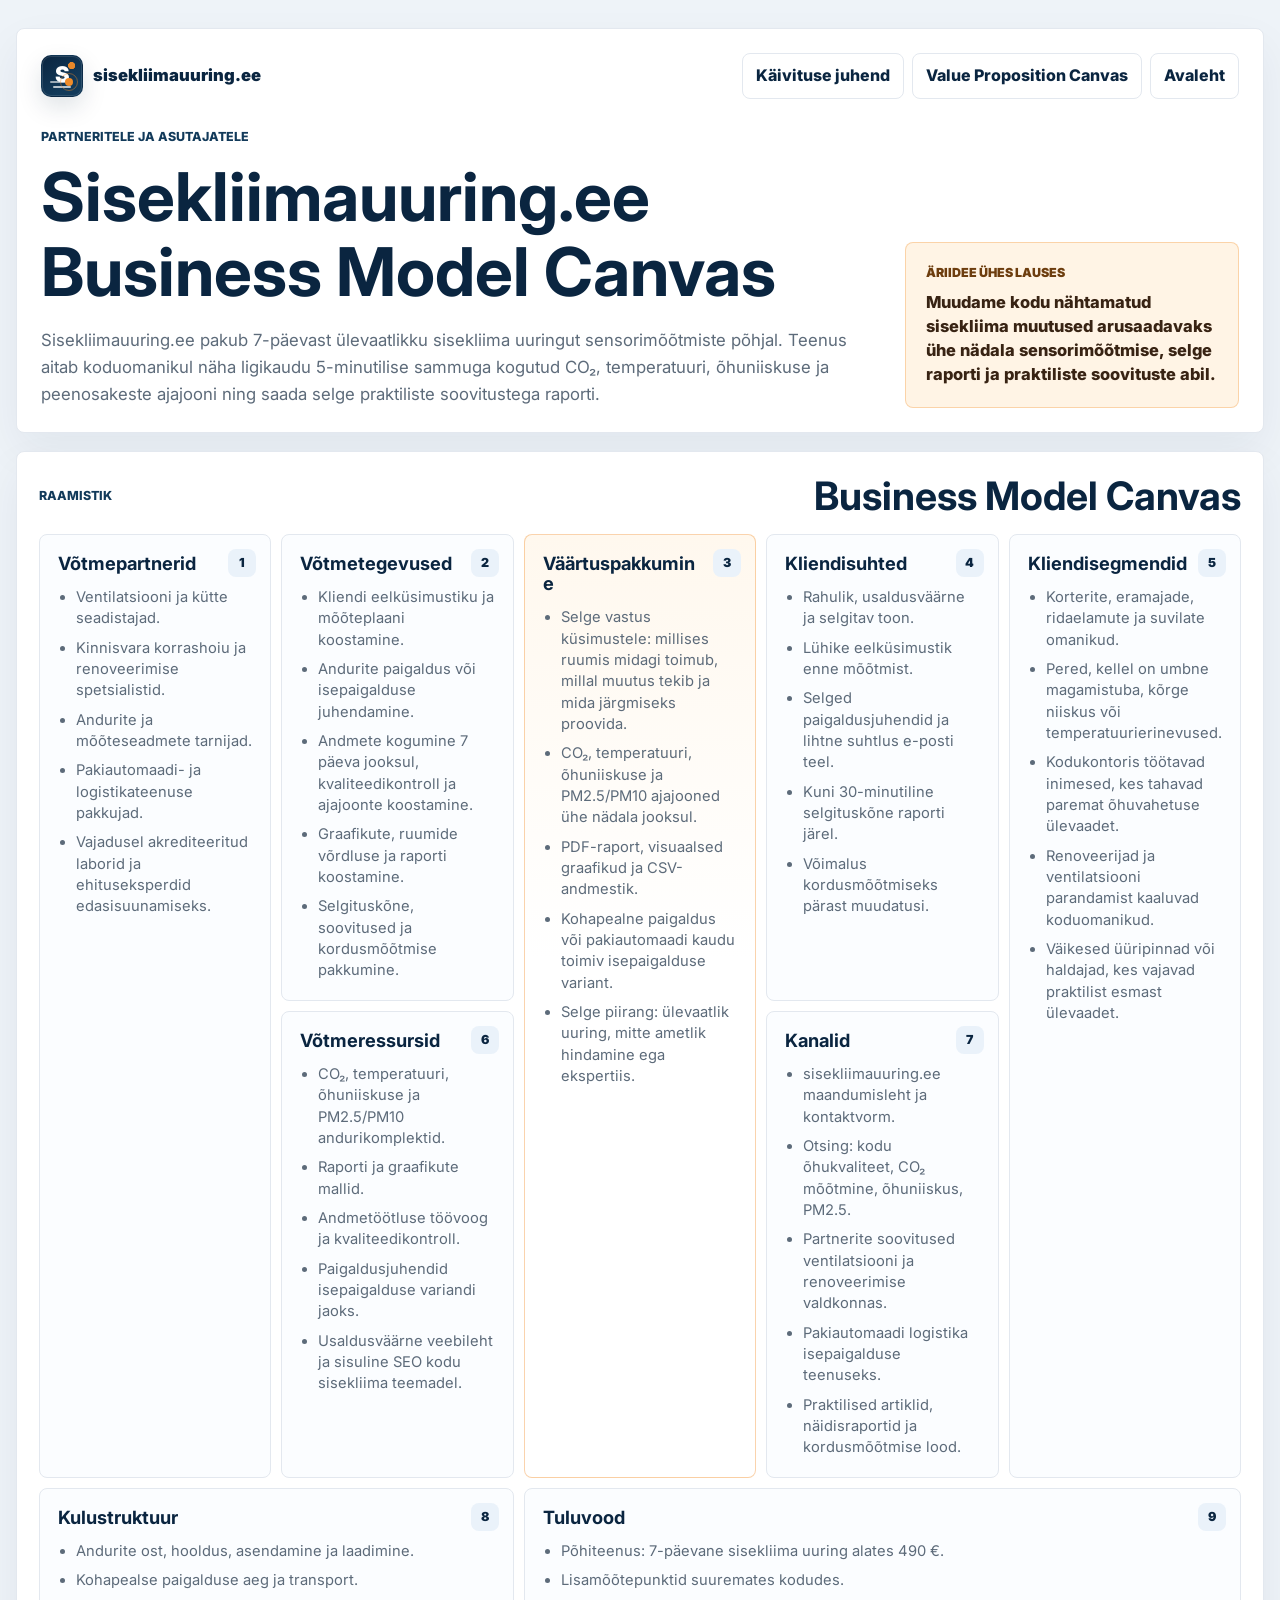
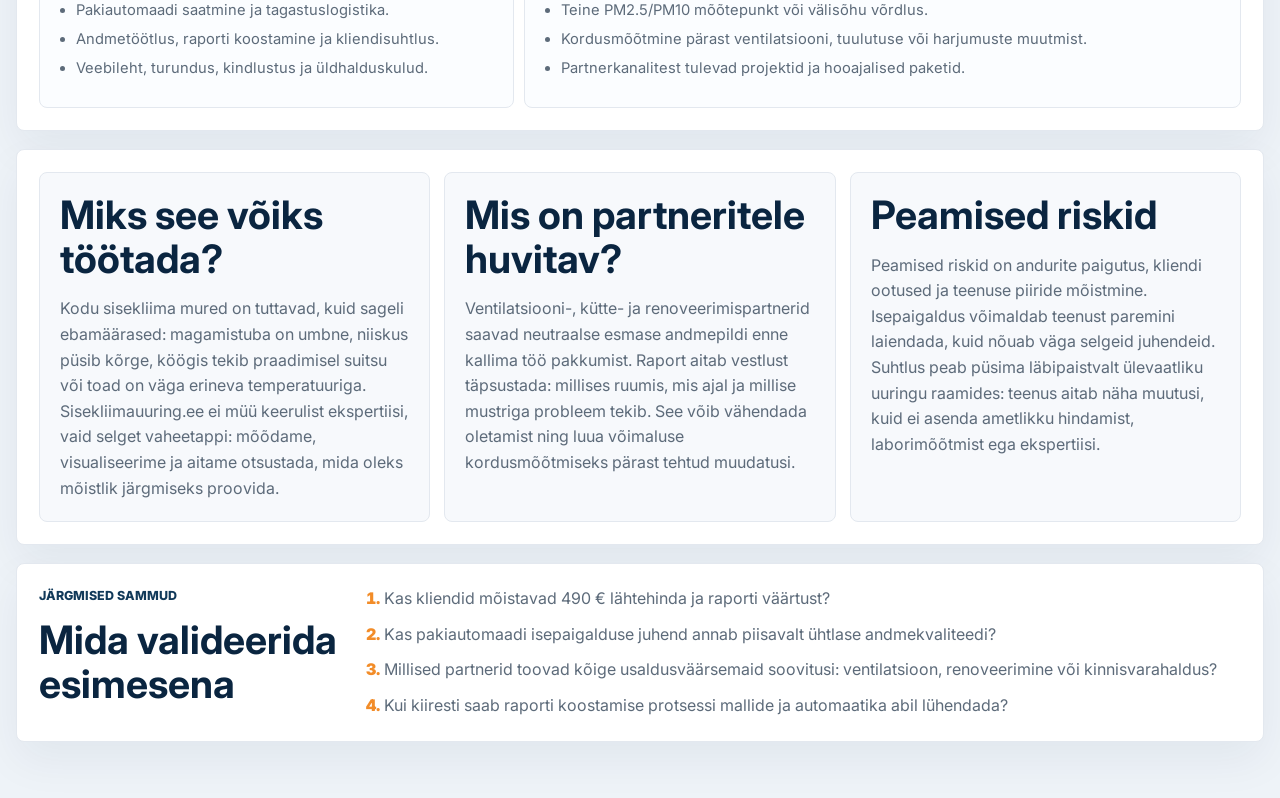
<file: business-model-canvas.html>
<!DOCTYPE html>
<html lang="et">
<head>
  <meta charset="UTF-8">
  <meta name="viewport" content="width=device-width, initial-scale=1.0">
  <title>Sisekliimauuring.ee - Business Model Canvas</title>
  <meta name="description" content="Sisekliimauuring.ee äriidee kirjeldus Business Model Canvas raamistikus.">
  <link rel="preconnect" href="https://fonts.googleapis.com">
  <link rel="preconnect" href="https://fonts.gstatic.com" crossorigin>
  <link href="https://fonts.googleapis.com/css2?family=Inter:wght@400;500;600;700;800&display=swap" rel="stylesheet">
  <link rel="stylesheet" href="styles.css">
</head>
<body class="bmc-page">
  <main class="bmc-main">
    <section class="bmc-hero">
      <div class="bmc-brandline">
        <a class="brand bmc-brand" href="index.html" aria-label="Tagasi sisekliimauuring.ee avalehele">
          <span class="brand-mark" aria-hidden="true">
            <span class="brand-roof"></span>
            <span class="brand-house">
              <span class="brand-sensor"></span>
            </span>
          </span>
          <span>
            <span class="brand-name">sisekliimauuring.ee</span>
          </span>
        </a>
        <div class="bmc-navlinks">
          <a class="bmc-back" href="business-kickoff-guide.html">Käivituse juhend</a>
          <a class="bmc-back" href="value-proposition-canvas.html">Value Proposition Canvas</a>
          <a class="bmc-back" href="index.html">Avaleht</a>
        </div>
      </div>

      <div class="bmc-hero-grid">
        <div>
          <p class="eyebrow">Partneritele ja asutajatele</p>
          <h1>Sisekliimauuring.ee Business Model Canvas</h1>
          <p class="bmc-lead">Sisekliimauuring.ee pakub 7-päevast ülevaatlikku sisekliima uuringut sensorimõõtmiste põhjal. Teenus aitab koduomanikul näha ligikaudu 5-minutilise sammuga kogutud CO₂, temperatuuri, õhuniiskuse ja peenosakeste ajajooni ning saada selge praktiliste soovitustega raporti.</p>
        </div>
        <div class="bmc-summary-card">
          <p class="bmc-card-label">Äriidee ühes lauses</p>
          <p>Muudame kodu nähtamatud sisekliima muutused arusaadavaks ühe nädala sensorimõõtmise, selge raporti ja praktiliste soovituste abil.</p>
        </div>
      </div>
    </section>

    <section class="bmc-section" aria-labelledby="canvas-title">
      <div class="bmc-section-heading">
        <p class="eyebrow">Raamistik</p>
        <h2 id="canvas-title">Business Model Canvas</h2>
      </div>

      <div class="bmc-canvas" aria-label="Business Model Canvas">
        <article class="bmc-block key-partners">
          <span class="bmc-number">1</span>
          <h3>Võtmepartnerid</h3>
          <ul>
            <li>Ventilatsiooni ja kütte seadistajad.</li>
            <li>Kinnisvara korrashoiu ja renoveerimise spetsialistid.</li>
            <li>Andurite ja mõõteseadmete tarnijad.</li>
            <li>Pakiautomaadi- ja logistikateenuse pakkujad.</li>
            <li>Vajadusel akrediteeritud laborid ja ehituseksperdid edasisuunamiseks.</li>
          </ul>
        </article>

        <article class="bmc-block key-activities">
          <span class="bmc-number">2</span>
          <h3>Võtmetegevused</h3>
          <ul>
            <li>Kliendi eelküsimustiku ja mõõteplaani koostamine.</li>
            <li>Andurite paigaldus või isepaigalduse juhendamine.</li>
            <li>Andmete kogumine 7 päeva jooksul, kvaliteedikontroll ja ajajoonte koostamine.</li>
            <li>Graafikute, ruumide võrdluse ja raporti koostamine.</li>
            <li>Selgituskõne, soovitused ja kordusmõõtmise pakkumine.</li>
          </ul>
        </article>

        <article class="bmc-block value-proposition">
          <span class="bmc-number">3</span>
          <h3>Väärtuspakkumine</h3>
          <ul>
            <li>Selge vastus küsimustele: millises ruumis midagi toimub, millal muutus tekib ja mida järgmiseks proovida.</li>
            <li>CO₂, temperatuuri, õhuniiskuse ja PM2.5/PM10 ajajooned ühe nädala jooksul.</li>
            <li>PDF-raport, visuaalsed graafikud ja CSV-andmestik.</li>
            <li>Kohapealne paigaldus või pakiautomaadi kaudu toimiv isepaigalduse variant.</li>
            <li>Selge piirang: ülevaatlik uuring, mitte ametlik hindamine ega ekspertiis.</li>
          </ul>
        </article>

        <article class="bmc-block customer-relationships">
          <span class="bmc-number">4</span>
          <h3>Kliendisuhted</h3>
          <ul>
            <li>Rahulik, usaldusväärne ja selgitav toon.</li>
            <li>Lühike eelküsimustik enne mõõtmist.</li>
            <li>Selged paigaldusjuhendid ja lihtne suhtlus e-posti teel.</li>
            <li>Kuni 30-minutiline selgituskõne raporti järel.</li>
            <li>Võimalus kordusmõõtmiseks pärast muudatusi.</li>
          </ul>
        </article>

        <article class="bmc-block customer-segments">
          <span class="bmc-number">5</span>
          <h3>Kliendisegmendid</h3>
          <ul>
            <li>Korterite, eramajade, ridaelamute ja suvilate omanikud.</li>
            <li>Pered, kellel on umbne magamistuba, kõrge niiskus või temperatuurierinevused.</li>
            <li>Kodukontoris töötavad inimesed, kes tahavad paremat õhuvahetuse ülevaadet.</li>
            <li>Renoveerijad ja ventilatsiooni parandamist kaaluvad koduomanikud.</li>
            <li>Väikesed üüripinnad või haldajad, kes vajavad praktilist esmast ülevaadet.</li>
          </ul>
        </article>

        <article class="bmc-block key-resources">
          <span class="bmc-number">6</span>
          <h3>Võtmeressursid</h3>
          <ul>
            <li>CO₂, temperatuuri, õhuniiskuse ja PM2.5/PM10 andurikomplektid.</li>
            <li>Raporti ja graafikute mallid.</li>
            <li>Andmetöötluse töövoog ja kvaliteedikontroll.</li>
            <li>Paigaldusjuhendid isepaigalduse variandi jaoks.</li>
            <li>Usaldusväärne veebileht ja sisuline SEO kodu sisekliima teemadel.</li>
          </ul>
        </article>

        <article class="bmc-block channels">
          <span class="bmc-number">7</span>
          <h3>Kanalid</h3>
          <ul>
            <li>sisekliimauuring.ee maandumisleht ja kontaktvorm.</li>
            <li>Otsing: kodu õhukvaliteet, CO₂ mõõtmine, õhuniiskus, PM2.5.</li>
            <li>Partnerite soovitused ventilatsiooni ja renoveerimise valdkonnas.</li>
            <li>Pakiautomaadi logistika isepaigalduse teenuseks.</li>
            <li>Praktilised artiklid, näidisraportid ja kordusmõõtmise lood.</li>
          </ul>
        </article>

        <article class="bmc-block cost-structure">
          <span class="bmc-number">8</span>
          <h3>Kulustruktuur</h3>
          <ul>
            <li>Andurite ost, hooldus, asendamine ja laadimine.</li>
            <li>Kohapealse paigalduse aeg ja transport.</li>
            <li>Pakiautomaadi saatmine ja tagastuslogistika.</li>
            <li>Andmetöötlus, raporti koostamine ja kliendisuhtlus.</li>
            <li>Veebileht, turundus, kindlustus ja üldhalduskulud.</li>
          </ul>
        </article>

        <article class="bmc-block revenue-streams">
          <span class="bmc-number">9</span>
          <h3>Tuluvood</h3>
          <ul>
            <li>Põhiteenus: 7-päevane sisekliima uuring alates 490 €.</li>
            <li>Lisamõõtepunktid suuremates kodudes.</li>
            <li>Teine PM2.5/PM10 mõõtepunkt või välisõhu võrdlus.</li>
            <li>Kordusmõõtmine pärast ventilatsiooni, tuulutuse või harjumuste muutmist.</li>
            <li>Partnerkanalitest tulevad projektid ja hooajalised paketid.</li>
          </ul>
        </article>
      </div>
    </section>

    <section class="bmc-section bmc-insight-grid" aria-label="Äriidee selgitus">
      <article class="bmc-insight">
        <h2>Miks see võiks töötada?</h2>
        <p>Kodu sisekliima mured on tuttavad, kuid sageli ebamäärased: magamistuba on umbne, niiskus püsib kõrge, köögis tekib praadimisel suitsu või toad on väga erineva temperatuuriga. Sisekliimauuring.ee ei müü keerulist ekspertiisi, vaid selget vaheetappi: mõõdame, visualiseerime ja aitame otsustada, mida oleks mõistlik järgmiseks proovida.</p>
      </article>
      <article class="bmc-insight">
        <h2>Mis on partneritele huvitav?</h2>
        <p>Ventilatsiooni-, kütte- ja renoveerimispartnerid saavad neutraalse esmase andmepildi enne kallima töö pakkumist. Raport aitab vestlust täpsustada: millises ruumis, mis ajal ja millise mustriga probleem tekib. See võib vähendada oletamist ning luua võimaluse kordusmõõtmiseks pärast tehtud muudatusi.</p>
      </article>
      <article class="bmc-insight">
        <h2>Peamised riskid</h2>
        <p>Peamised riskid on andurite paigutus, kliendi ootused ja teenuse piiride mõistmine. Isepaigaldus võimaldab teenust paremini laiendada, kuid nõuab väga selgeid juhendeid. Suhtlus peab püsima läbipaistvalt ülevaatliku uuringu raamides: teenus aitab näha muutusi, kuid ei asenda ametlikku hindamist, laborimõõtmist ega ekspertiisi.</p>
      </article>
    </section>

    <section class="bmc-section bmc-next">
      <div>
        <p class="eyebrow">Järgmised sammud</p>
        <h2>Mida valideerida esimesena</h2>
      </div>
      <ol>
        <li>Kas kliendid mõistavad 490 € lähtehinda ja raporti väärtust?</li>
        <li>Kas pakiautomaadi isepaigalduse juhend annab piisavalt ühtlase andmekvaliteedi?</li>
        <li>Millised partnerid toovad kõige usaldusväärsemaid soovitusi: ventilatsioon, renoveerimine või kinnisvarahaldus?</li>
        <li>Kui kiiresti saab raporti koostamise protsessi mallide ja automaatika abil lühendada?</li>
      </ol>
    </section>
  </main>
</body>
</html>
</file>
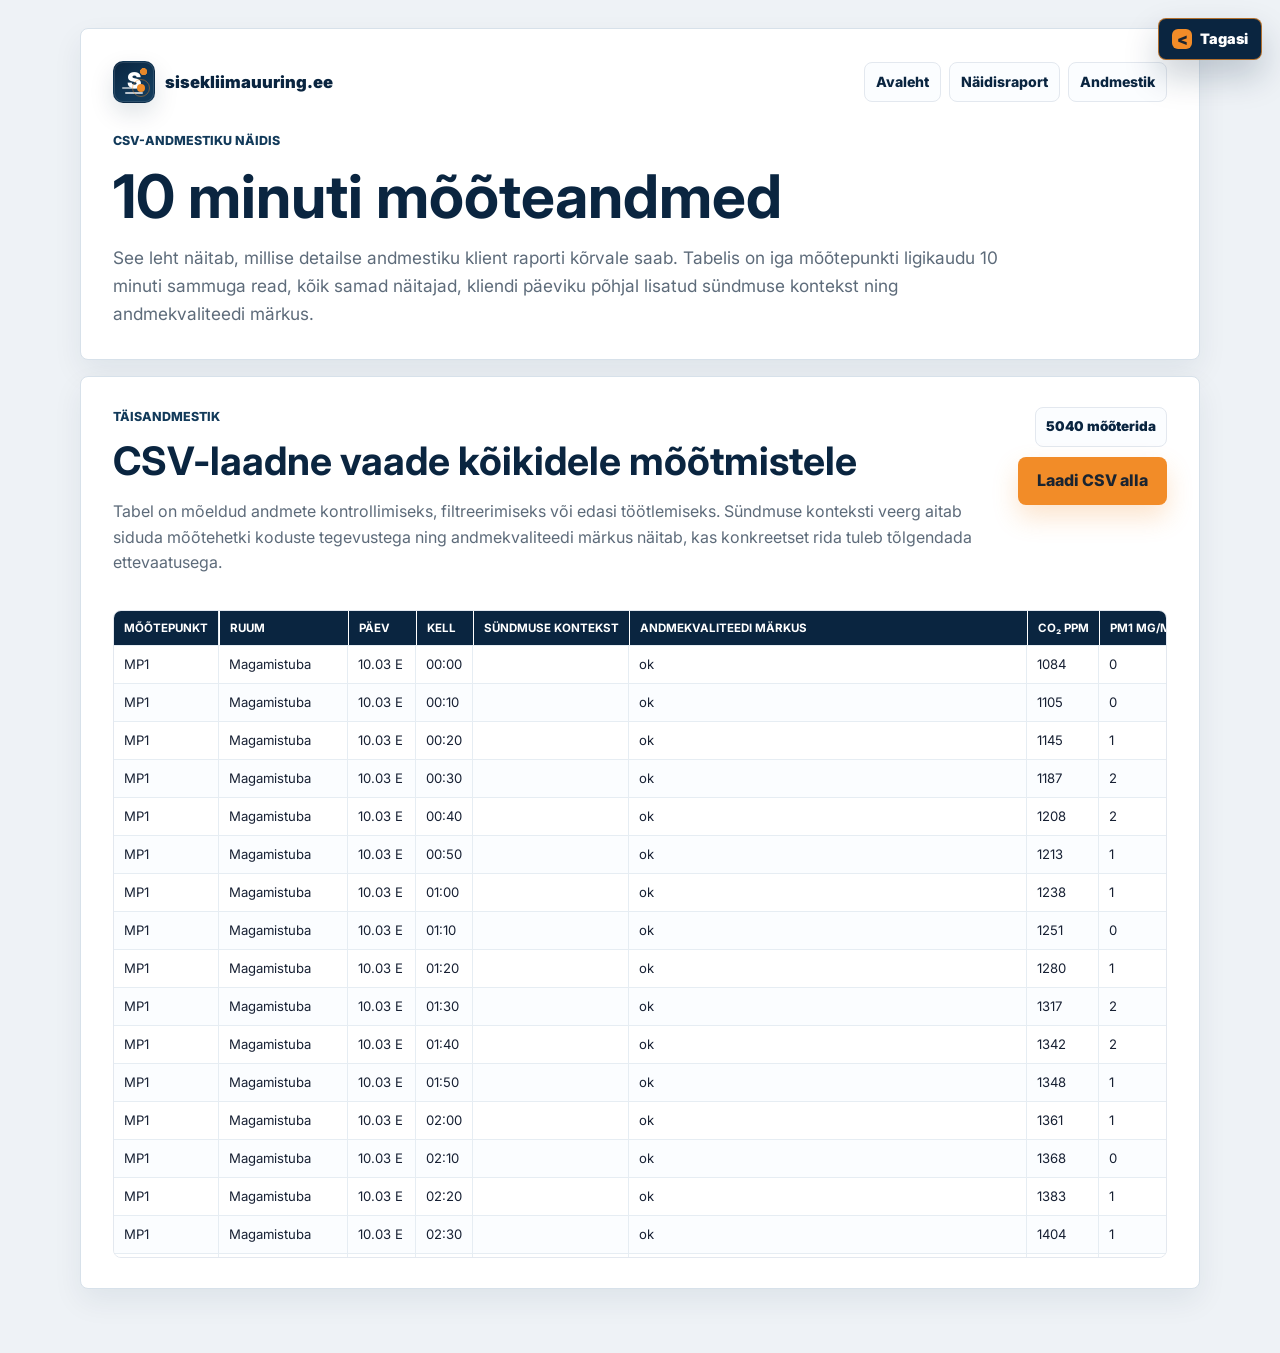
<file: sample-data.html>
<!DOCTYPE html>
<html lang="et">
<head>
  <meta charset="UTF-8">
  <meta name="viewport" content="width=device-width, initial-scale=1.0">
  <title>Sisekliimauuring.ee - näidisandmestik</title>
  <meta name="description" content="Näidisraporti juurde kuuluv CSV-laadne sisekliima mõõteandmestik 10 minuti sammuga.">
  <link rel="preconnect" href="https://fonts.googleapis.com">
  <link rel="preconnect" href="https://fonts.gstatic.com" crossorigin>
  <link href="https://fonts.googleapis.com/css2?family=Inter:wght@400;500;600;700;800&display=swap" rel="stylesheet">
  <link rel="stylesheet" href="styles.css">
</head>
<body class="sample-report-page dataset-page">
  <button class="sample-back-floating" type="button" data-sample-back aria-label="Tagasi eelmisele lehele">
    <span aria-hidden="true">&lt;</span>
    Tagasi
  </button>

  <main class="sample-report-shell">
    <section class="sample-cover dataset-cover">
      <div class="sample-report-topbar">
        <a class="brand bmc-brand" href="index.html" aria-label="Tagasi avalehele">
          <span class="brand-mark" aria-hidden="true">
            <span class="brand-roof"></span>
            <span class="brand-house">
              <span class="brand-sensor"></span>
            </span>
          </span>
          <span>
            <span class="brand-name">sisekliimauuring.ee</span>
          </span>
        </a>
        <nav class="sample-report-nav" aria-label="Andmestiku navigatsioon">
          <a href="index.html#raport">Avaleht</a>
          <a href="sample-report.html">Näidisraport</a>
          <a href="#andmestik">Andmestik</a>
        </nav>
      </div>

      <div class="sample-cover-intro">
        <p class="eyebrow">CSV-andmestiku näidis</p>
        <h1>10 minuti mõõteandmed</h1>
        <p class="sample-lead">See leht näitab, millise detailse andmestiku klient raporti kõrvale saab. Tabelis on iga mõõtepunkti ligikaudu 10 minuti sammuga read, kõik samad näitajad, kliendi päeviku põhjal lisatud sündmuse kontekst ning andmekvaliteedi märkus.</p>
      </div>
    </section>

    <section class="report-section" id="andmestik">
      <div class="dataset-heading">
        <div class="report-section-heading">
          <p class="eyebrow">Täisandmestik</p>
          <h2>CSV-laadne vaade kõikidele mõõtmistele</h2>
          <p>Tabel on mõeldud andmete kontrollimiseks, filtreerimiseks või edasi töötlemiseks. Sündmuse konteksti veerg aitab siduda mõõtehetki koduste tegevustega ning andmekvaliteedi märkus näitab, kas konkreetset rida tuleb tõlgendada ettevaatusega.</p>
        </div>
        <div class="dataset-actions">
          <span data-dataset-count>Andmestik laadib</span>
          <button class="button button-primary" type="button" data-download-csv>Laadi CSV alla</button>
        </div>
      </div>

      <div class="dataset-table-wrap" data-sample-dataset aria-label="CSV-laadne näidisandmestik">
        <p>Andmestik laadib...</p>
      </div>
    </section>
  </main>

  <script src="script.js"></script>
</body>
</html>
</file>
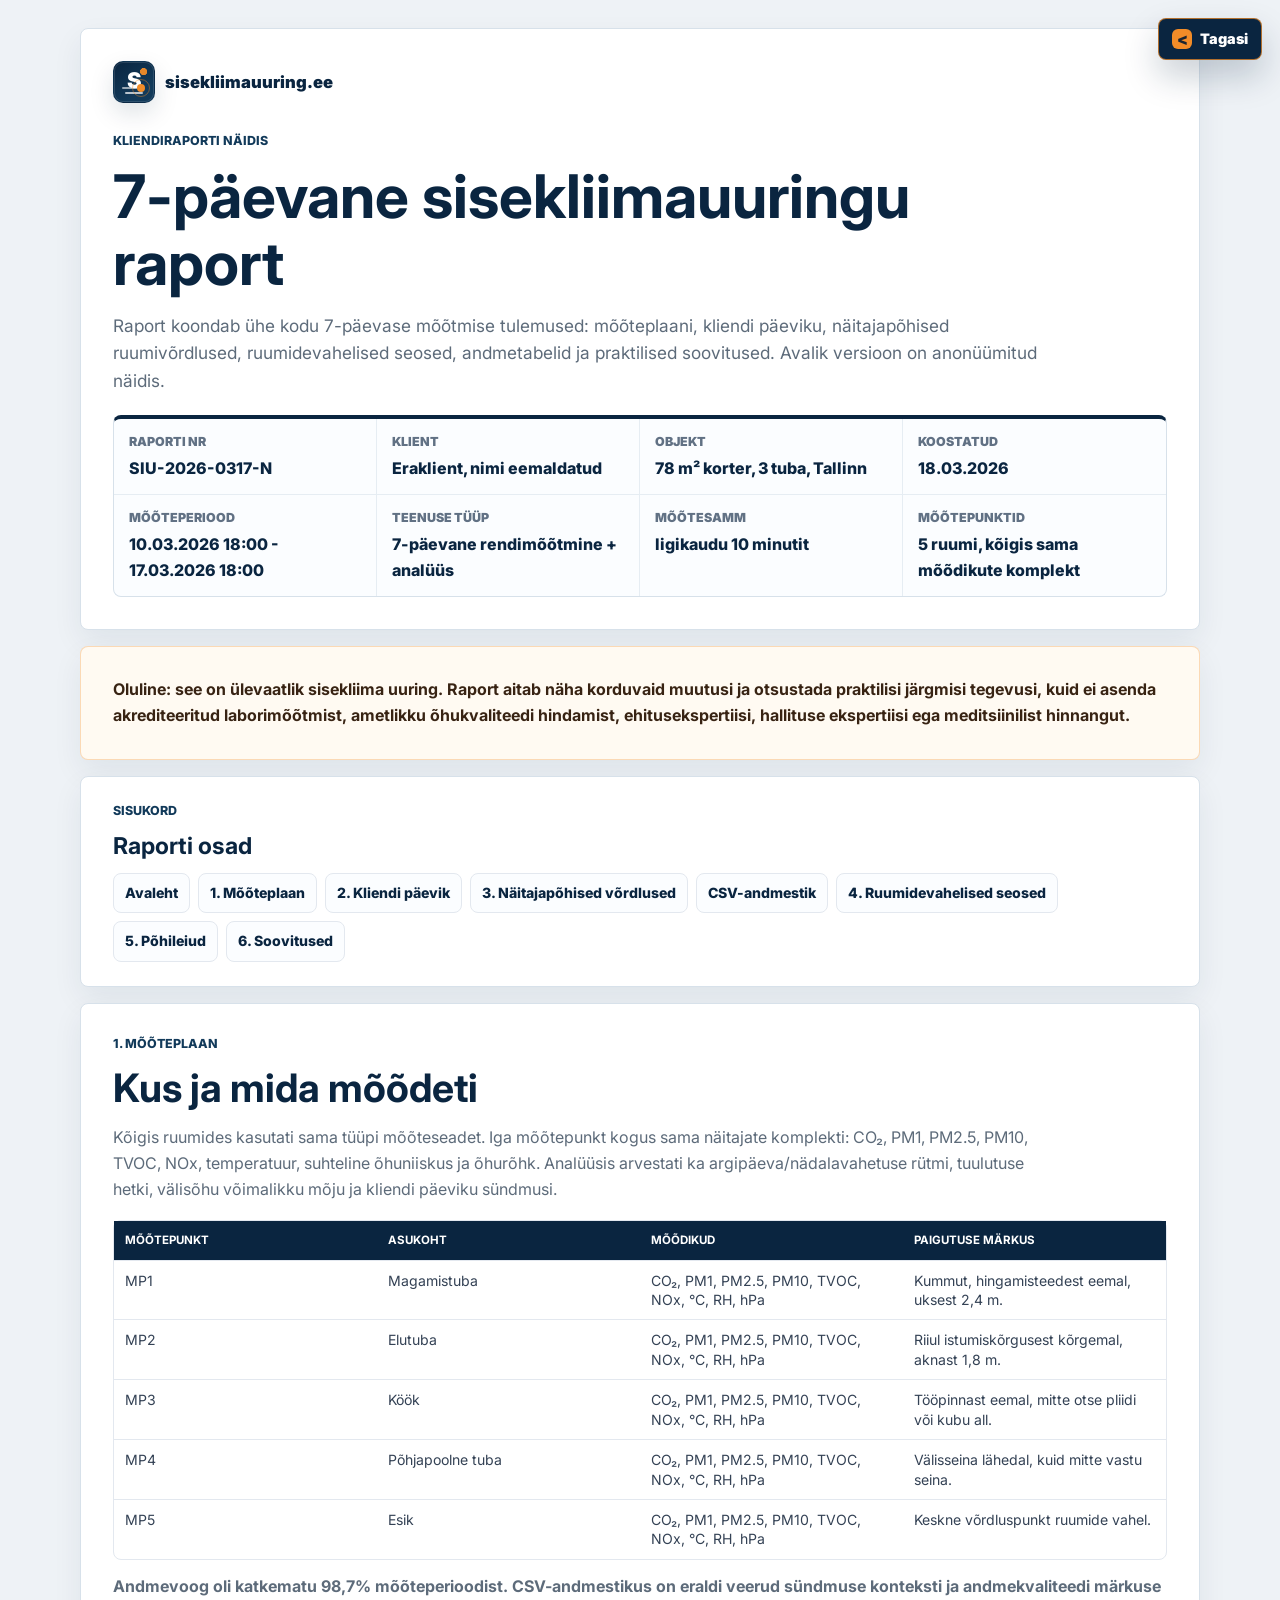
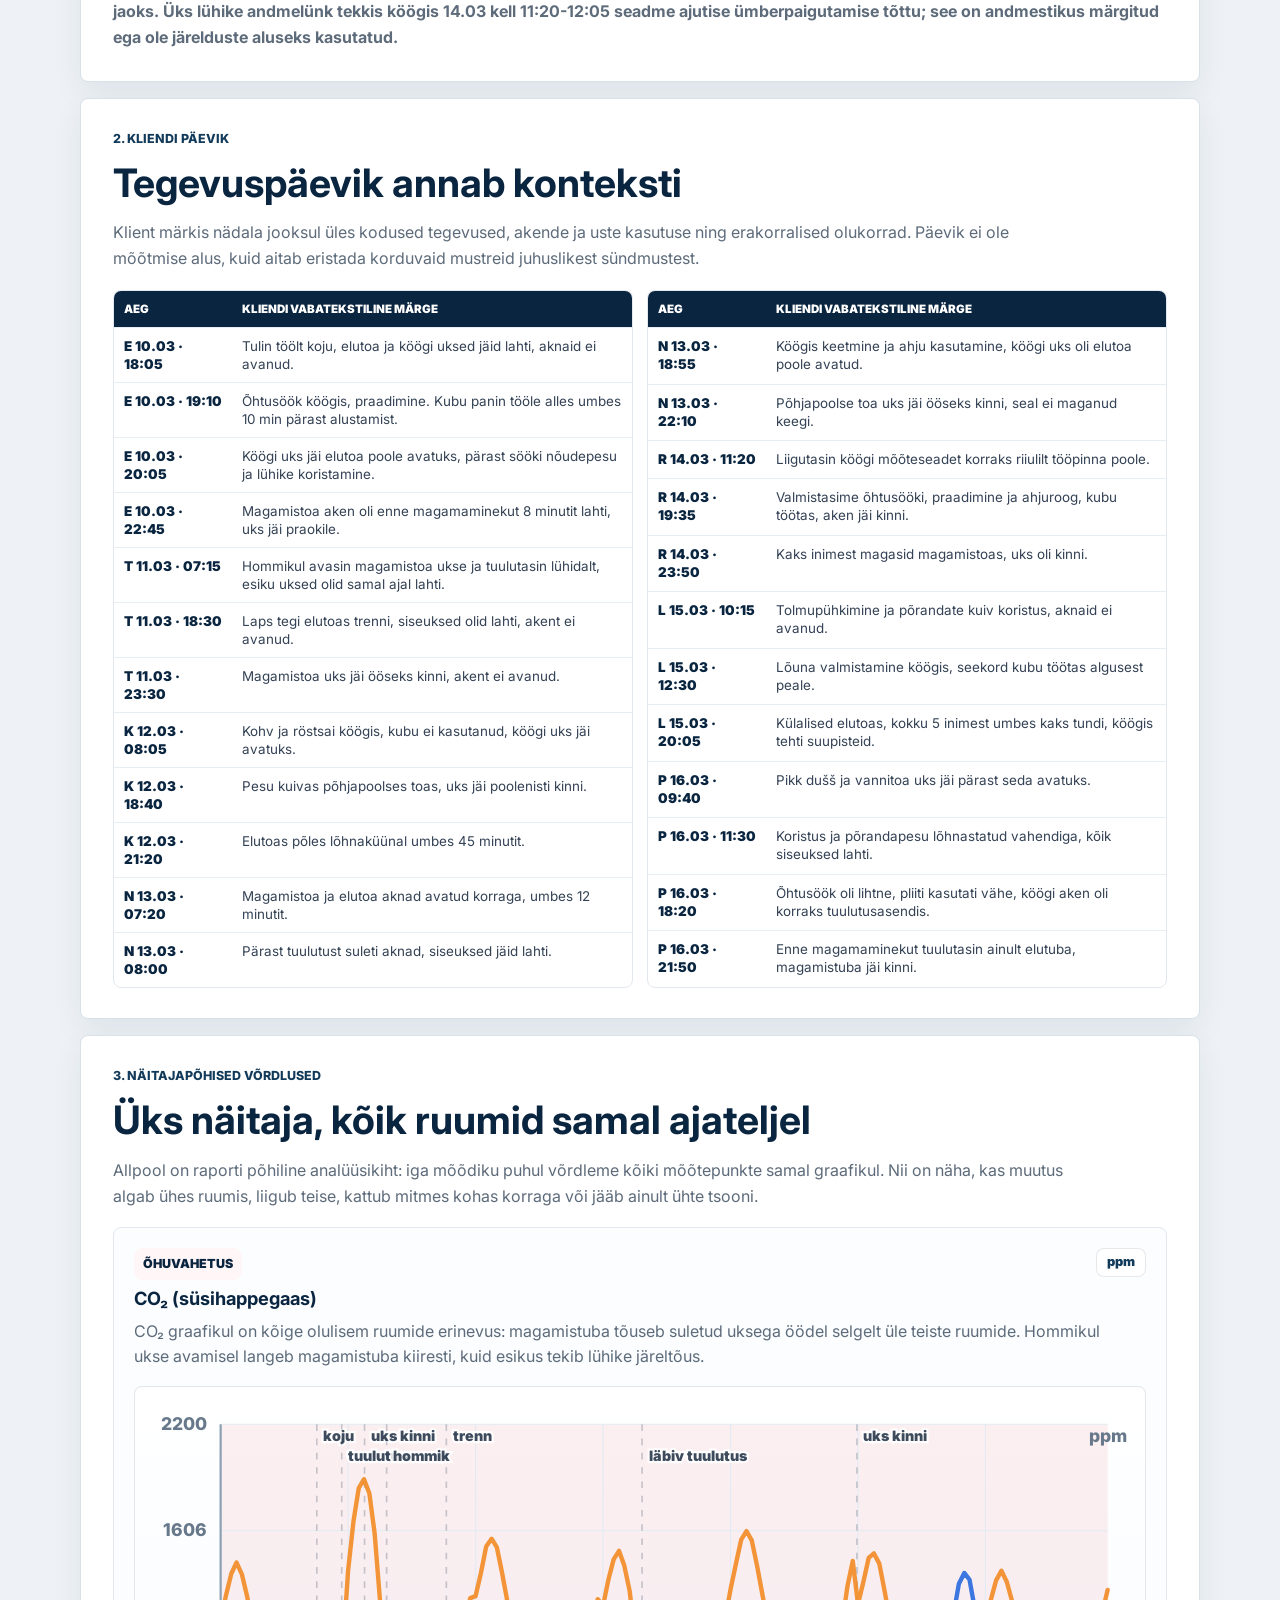
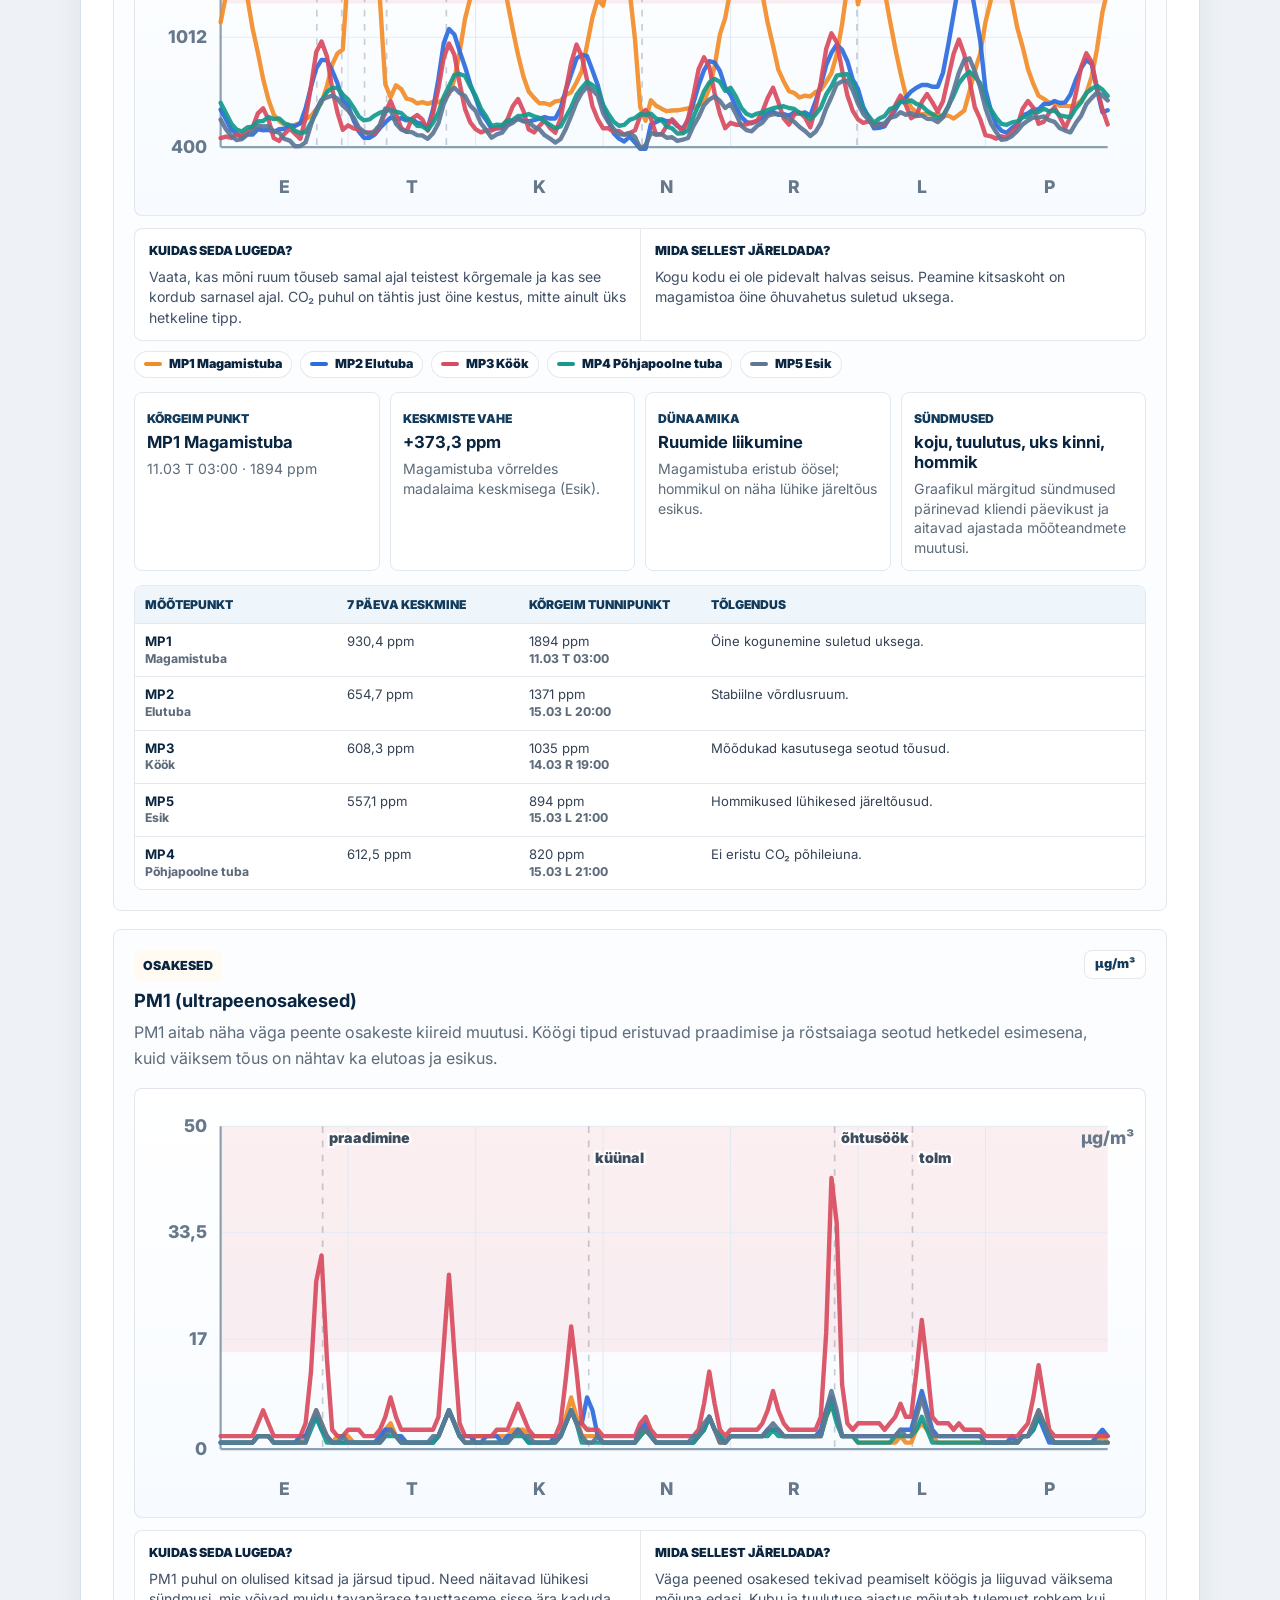
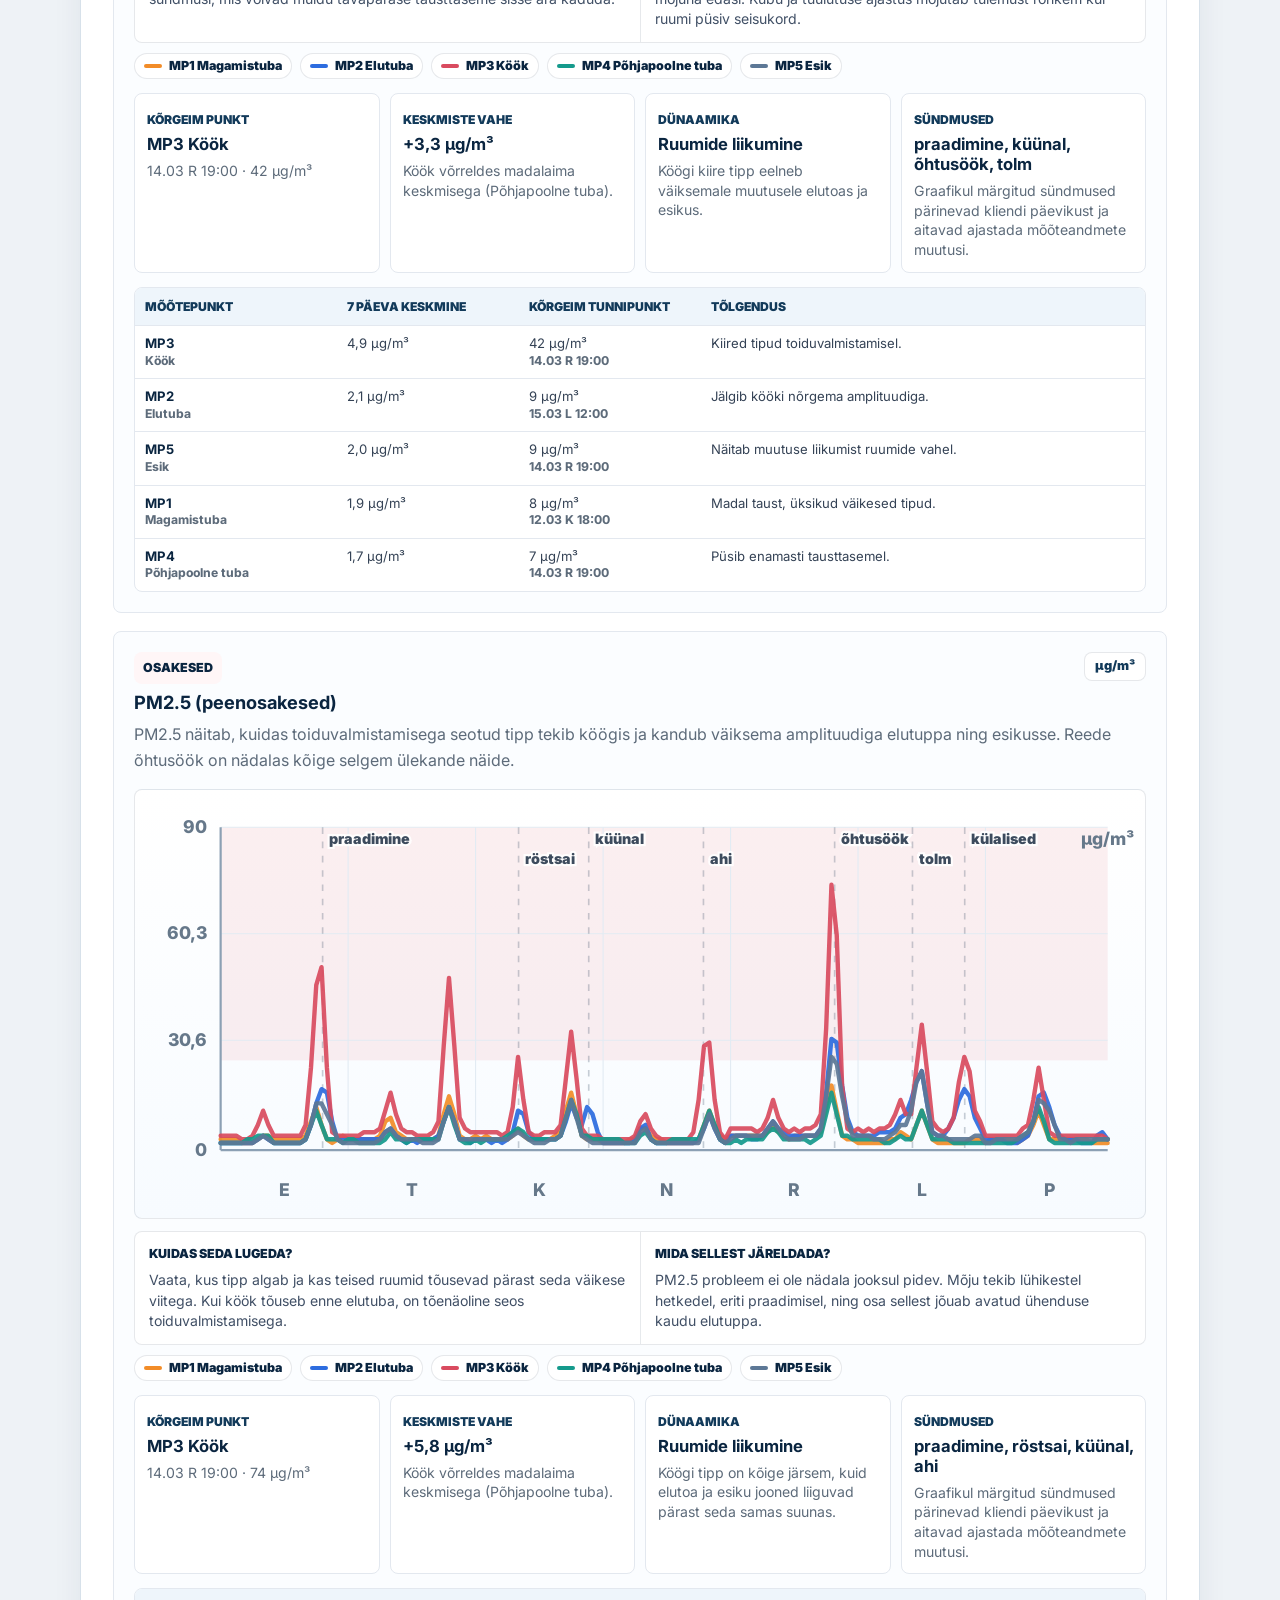
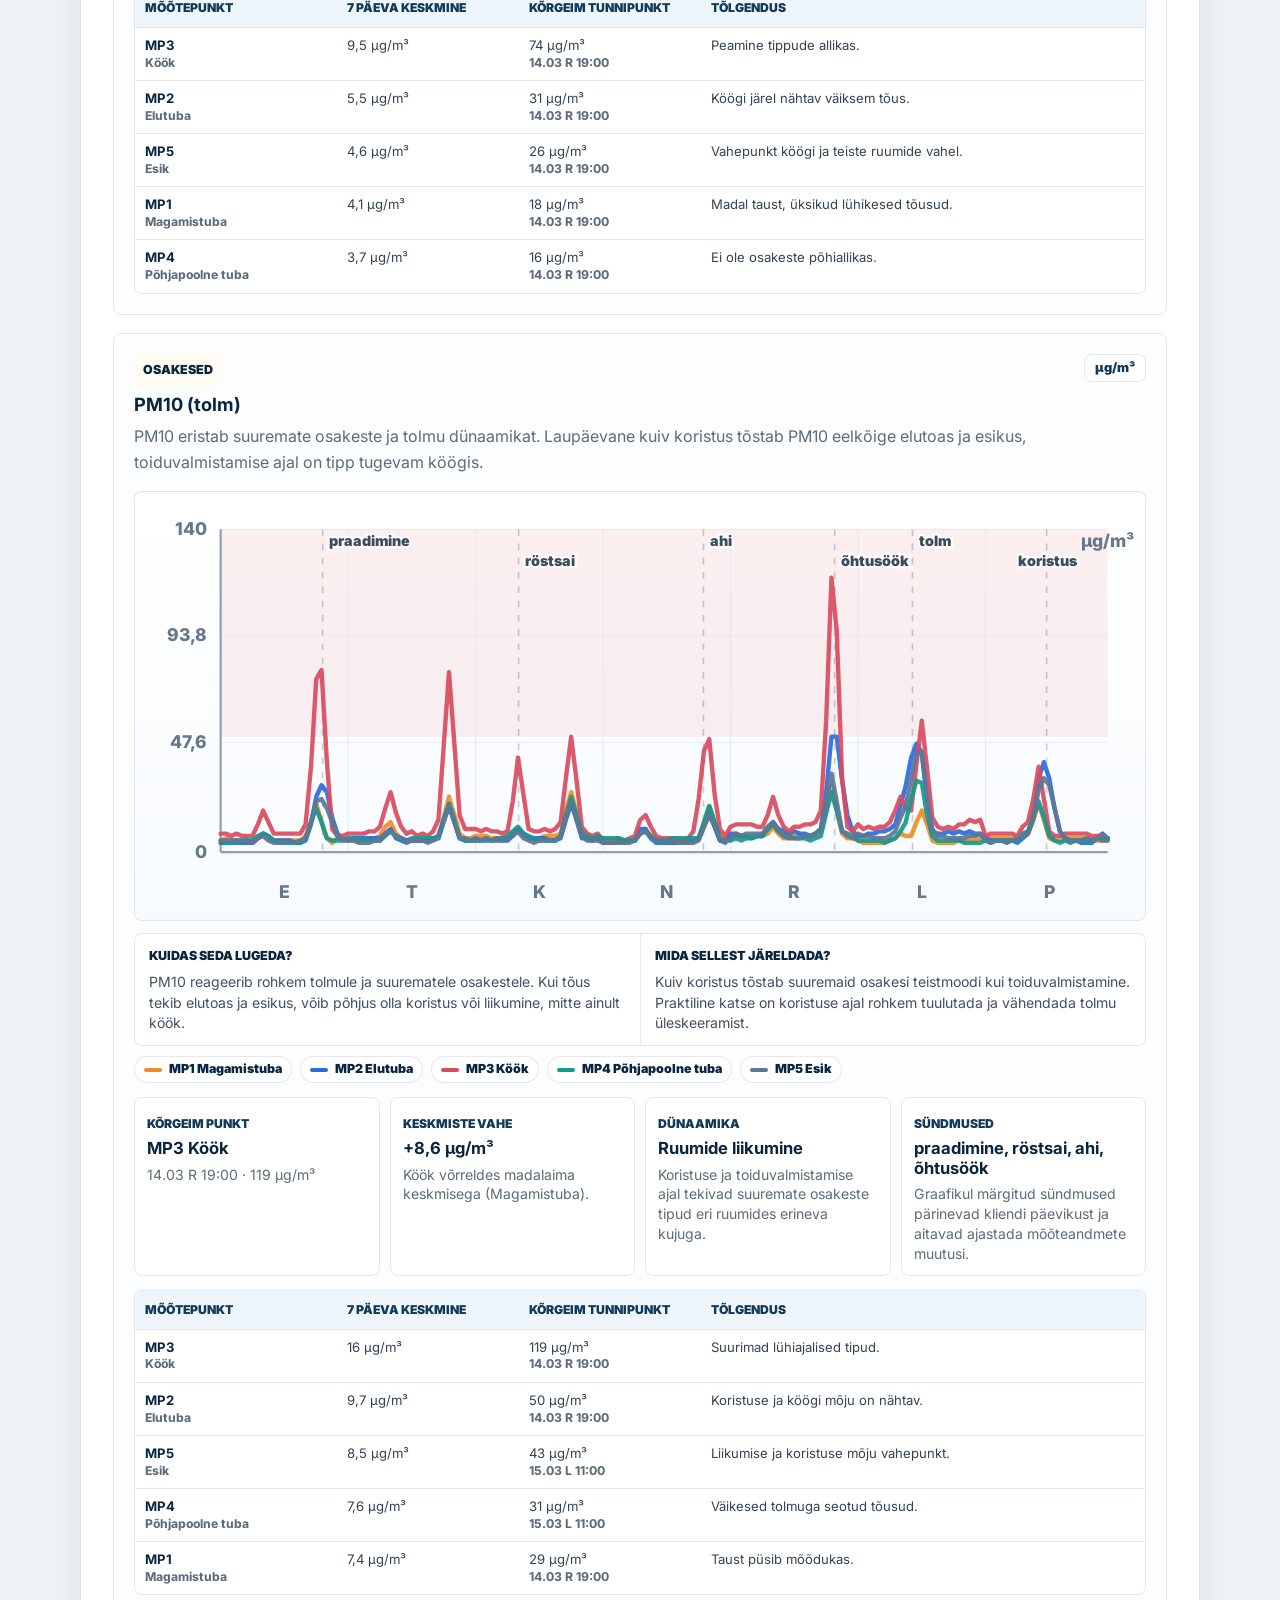
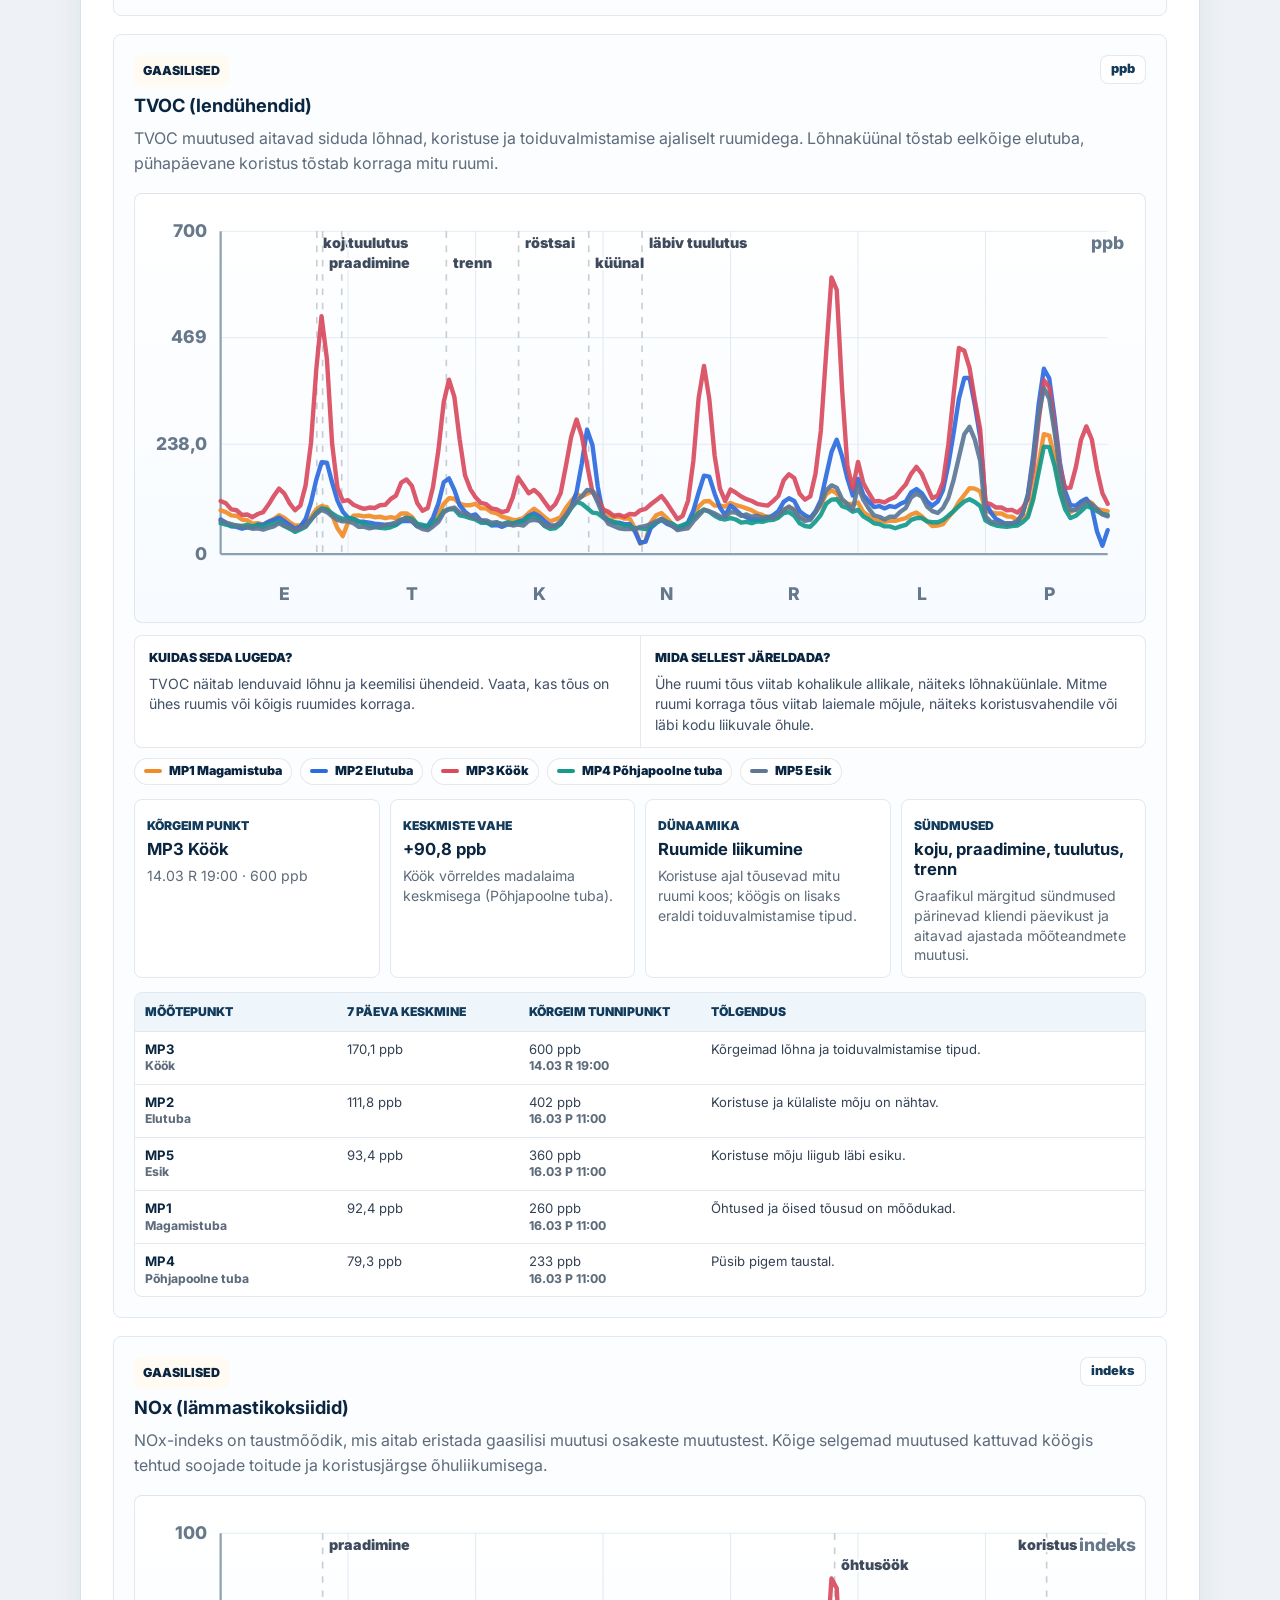
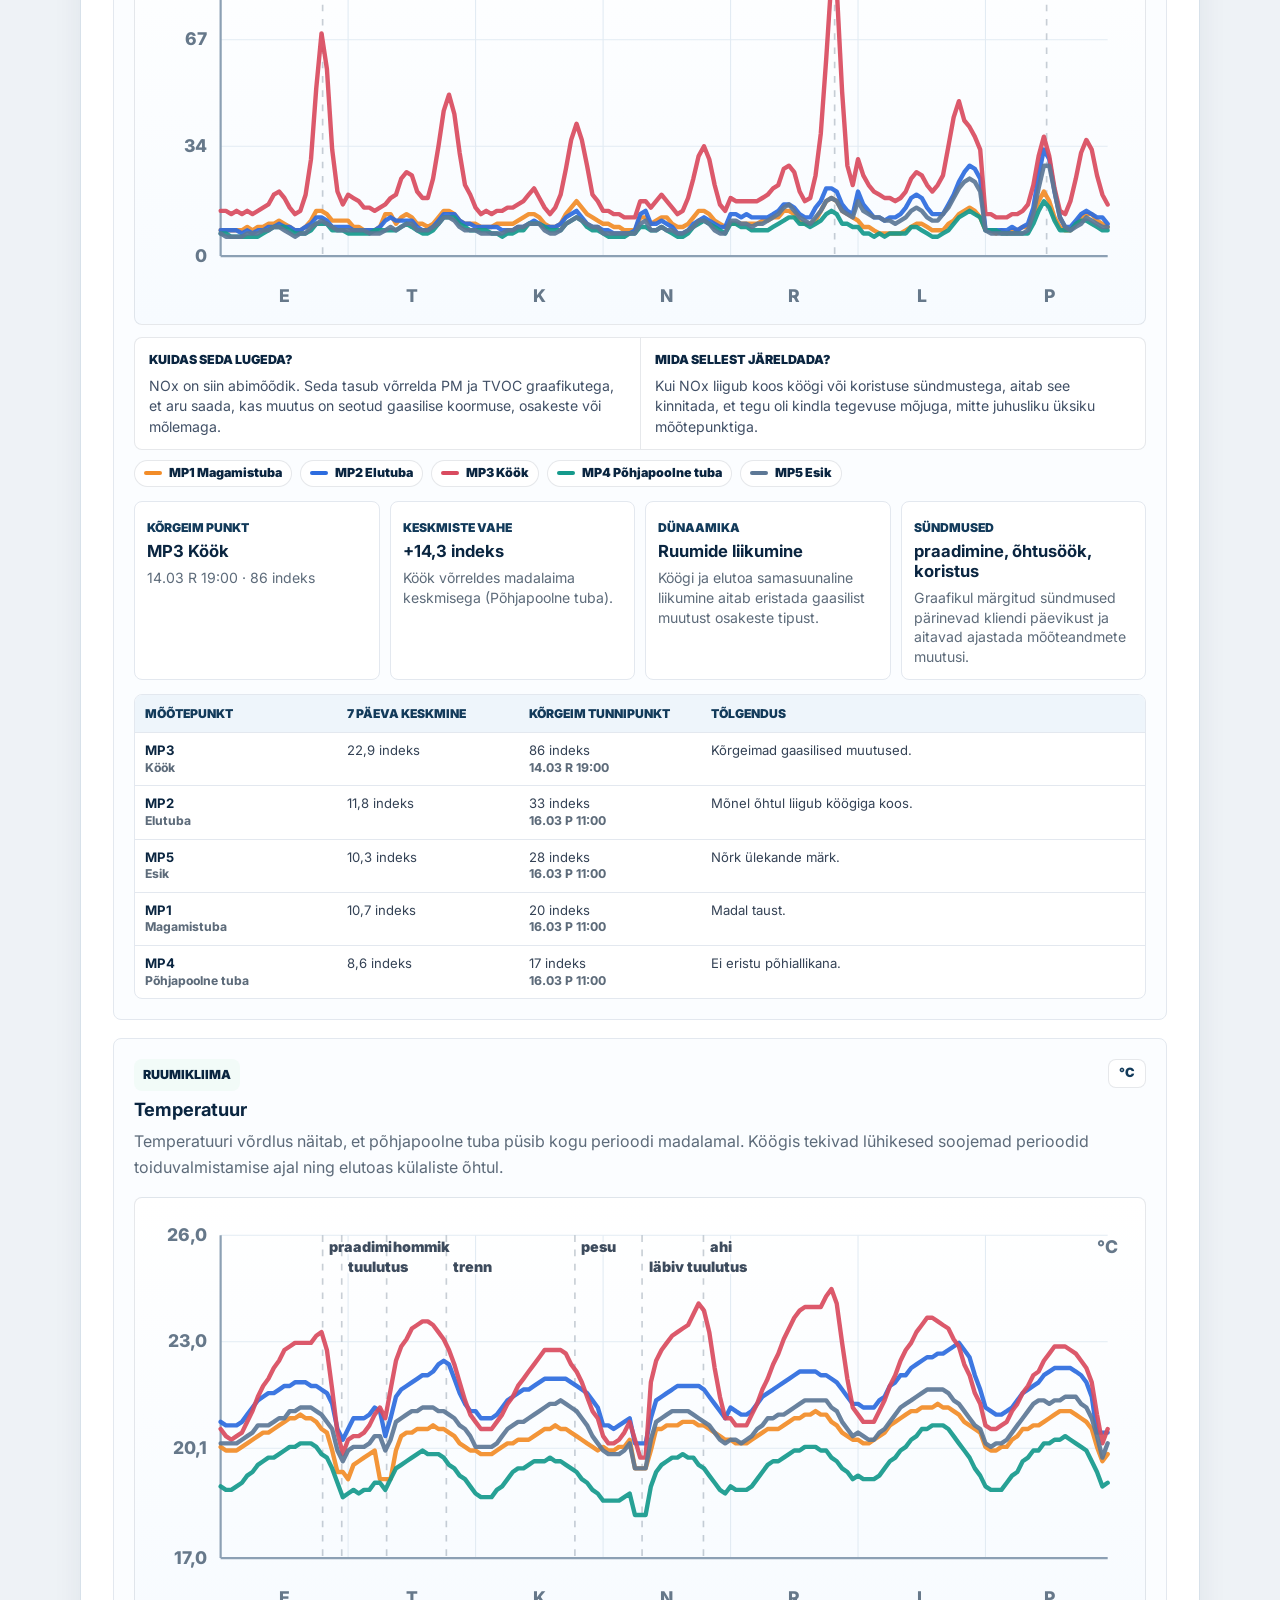
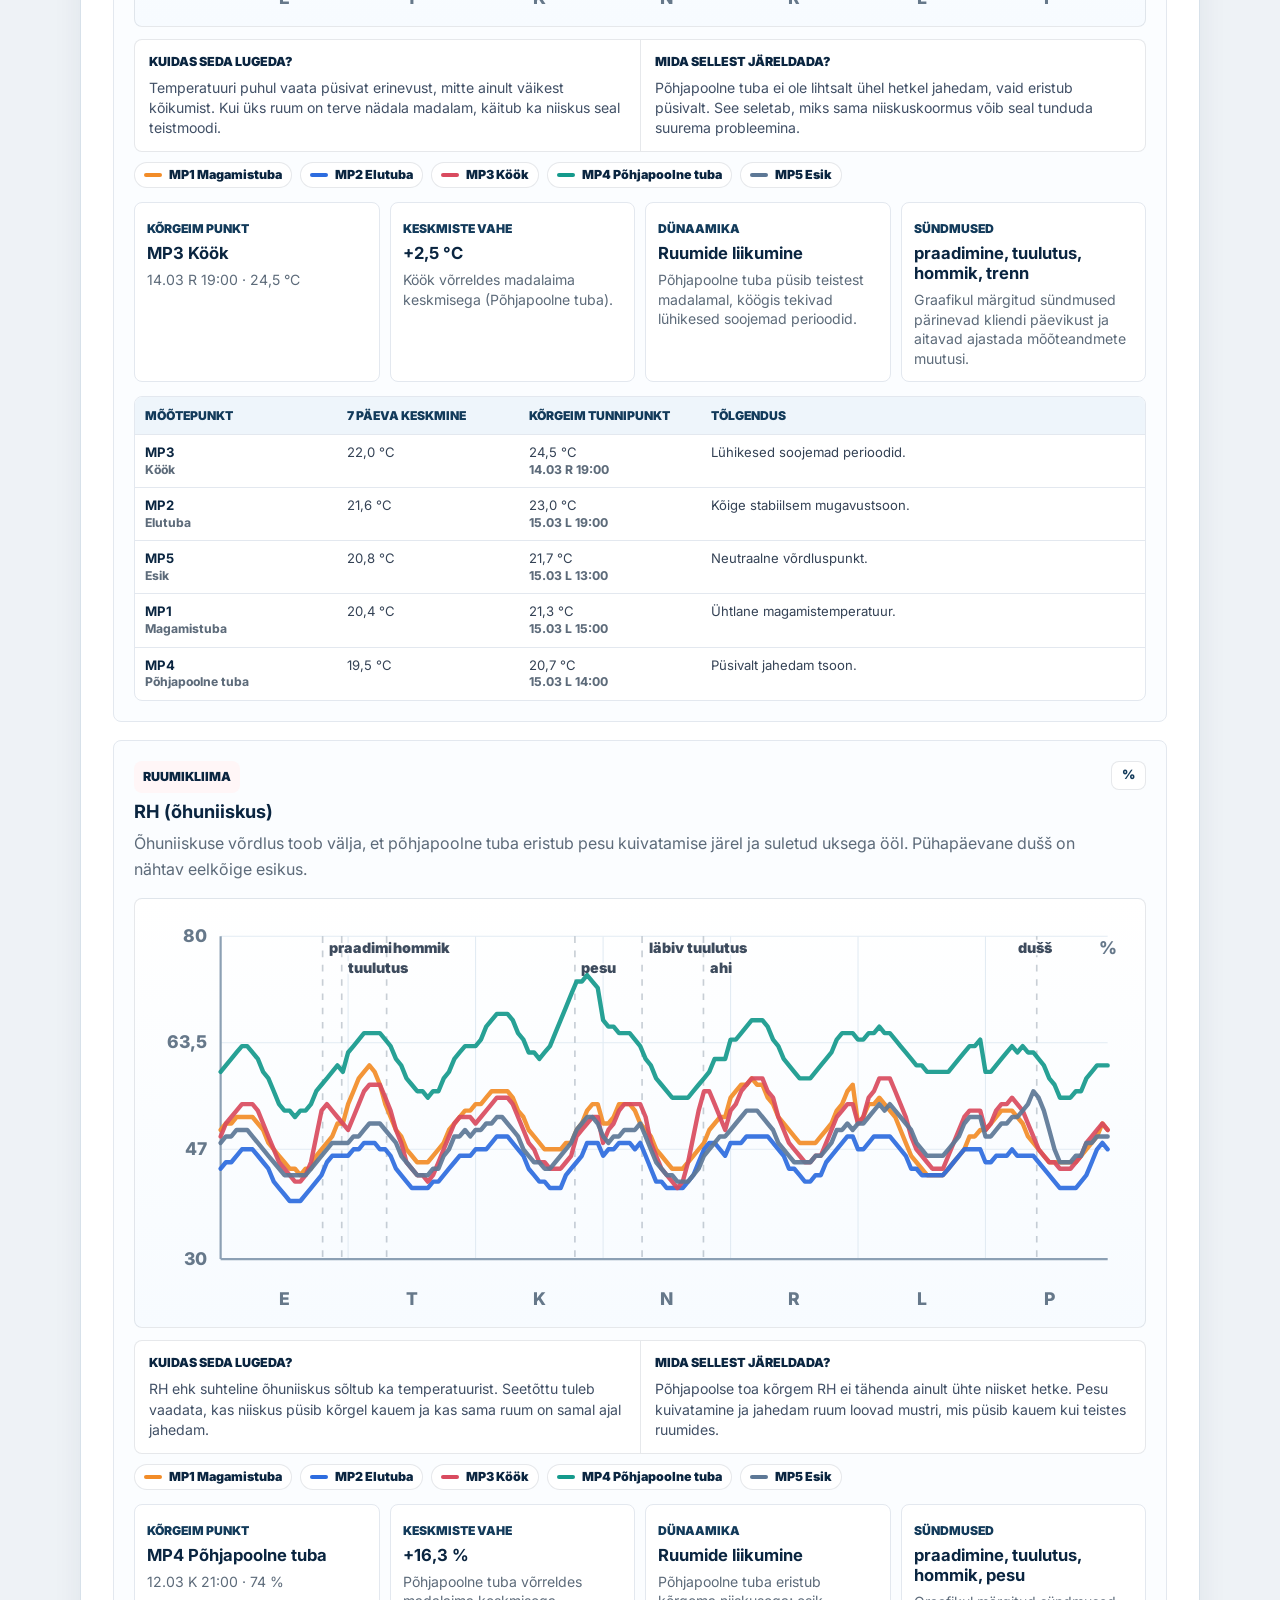
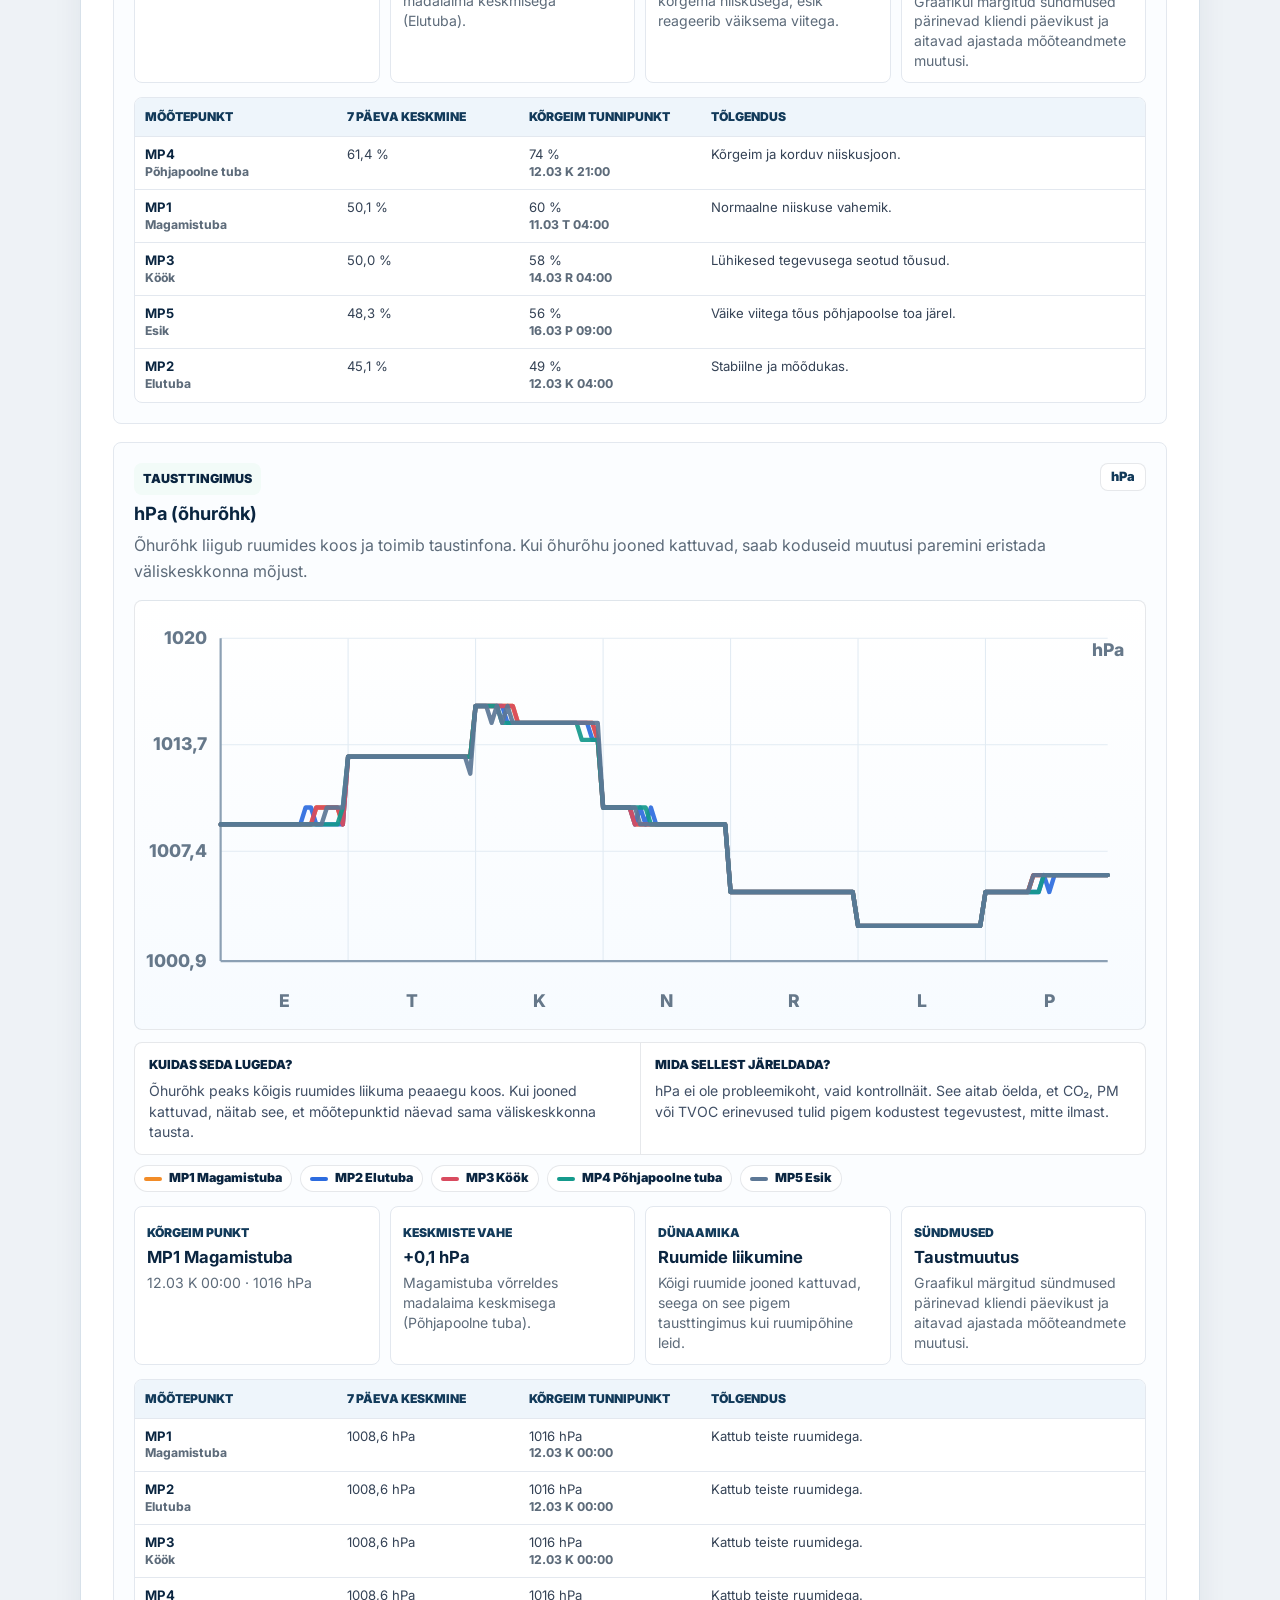
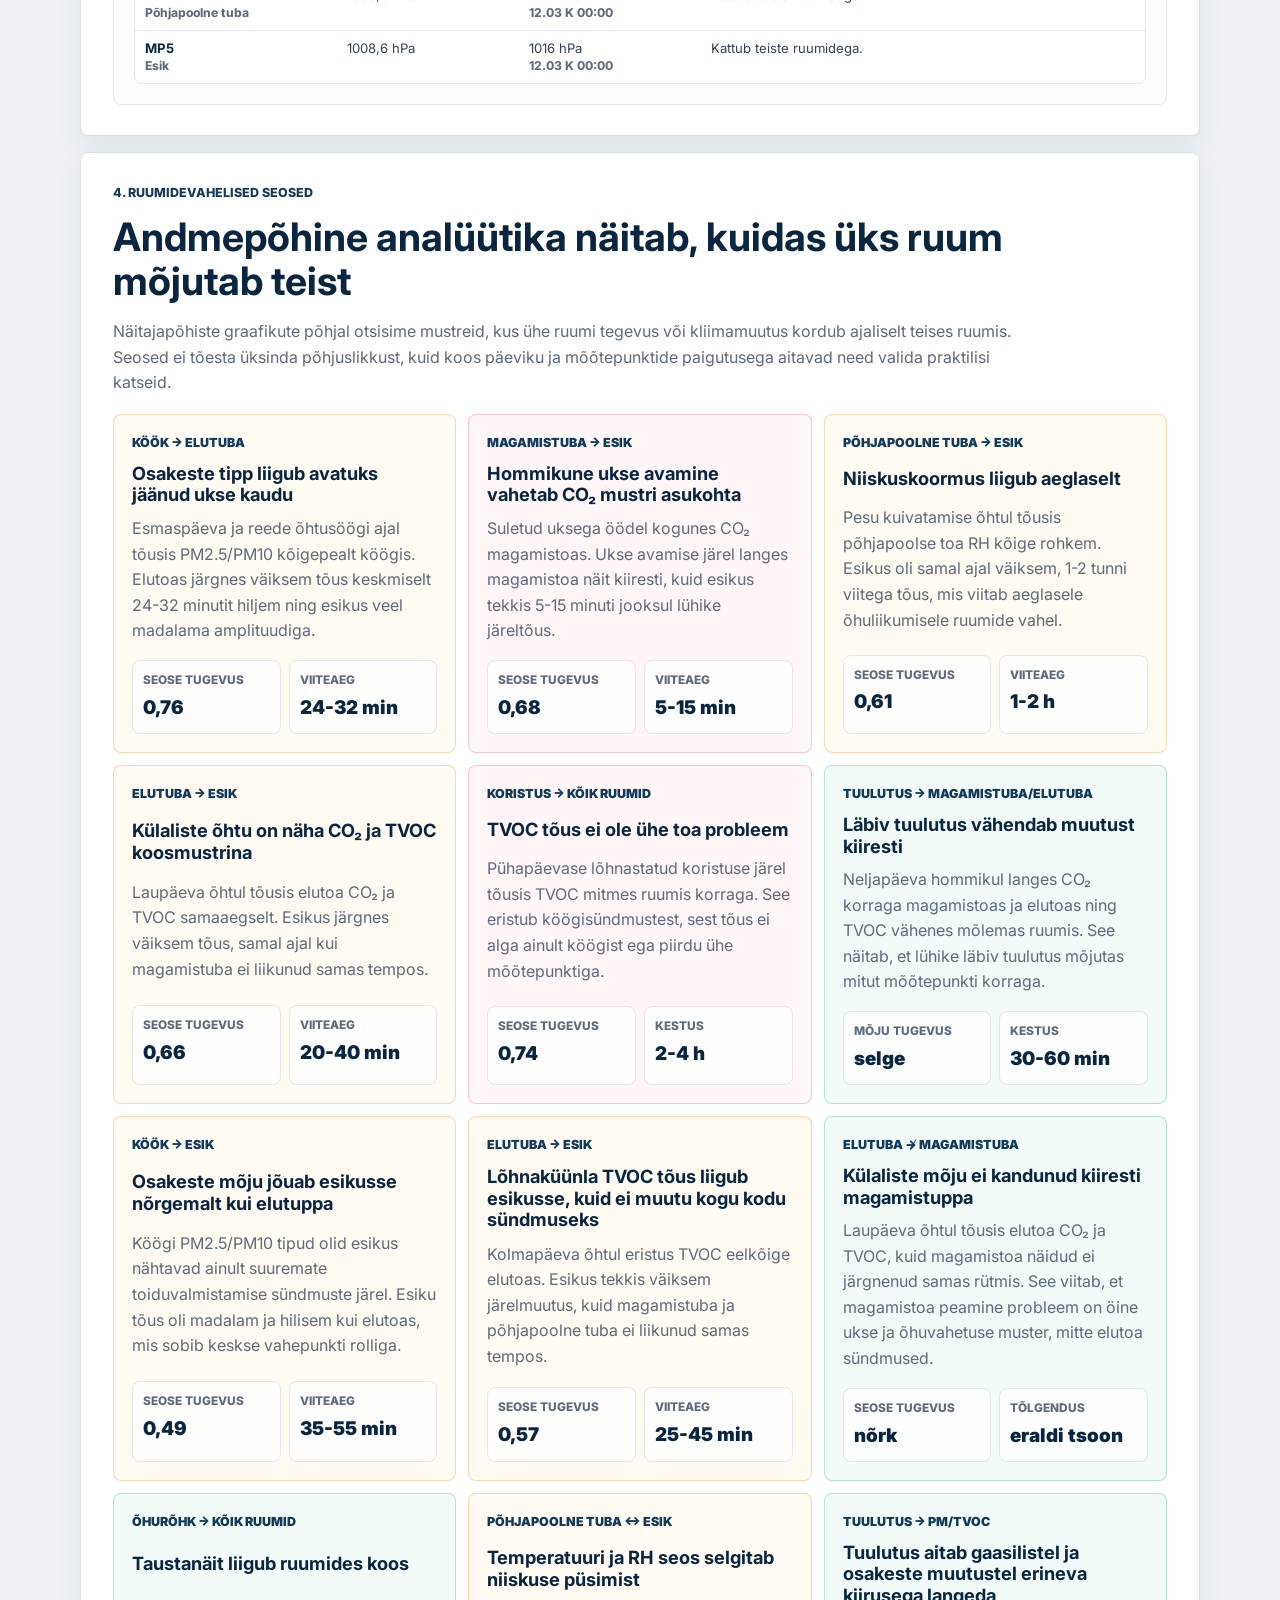
<file: sample-report.html>
<!DOCTYPE html>
<html lang="et">
<head>
  <meta charset="UTF-8">
  <meta name="viewport" content="width=device-width, initial-scale=1.0">
  <title>Sisekliimauuring.ee - kliendiraporti näidis</title>
  <meta name="description" content="Anonüümitud 7-päevase sisekliima uuringu kliendiraporti näidis ajajoonte, leidude ja soovitustega.">
  <link rel="preconnect" href="https://fonts.googleapis.com">
  <link rel="preconnect" href="https://fonts.gstatic.com" crossorigin>
  <link href="https://fonts.googleapis.com/css2?family=Inter:wght@400;500;600;700;800&display=swap" rel="stylesheet">
  <link rel="stylesheet" href="styles.css">
</head>
<body class="sample-report-page">
  <button class="sample-back-floating" type="button" data-sample-back aria-label="Tagasi eelmisele lehele">
    <span aria-hidden="true">&lt;</span>
    Tagasi
  </button>
  <main class="sample-report-shell">
    <section class="sample-cover">
      <div class="sample-report-topbar">
        <a class="brand bmc-brand" href="index.html" aria-label="Tagasi avalehele">
          <span class="brand-mark" aria-hidden="true">
            <span class="brand-roof"></span>
            <span class="brand-house">
              <span class="brand-sensor"></span>
            </span>
          </span>
          <span>
            <span class="brand-name">sisekliimauuring.ee</span>
          </span>
        </a>
      </div>

      <div class="sample-cover-grid">
        <div class="sample-cover-intro">
          <p class="eyebrow">Kliendiraporti näidis</p>
          <h1>7-päevane sisekliimauuringu raport</h1>
          <p class="sample-lead">Raport koondab ühe kodu 7-päevase mõõtmise tulemused: mõõteplaani, kliendi päeviku, näitajapõhised ruumivõrdlused, ruumidevahelised seosed, andmetabelid ja praktilised soovitused. Avalik versioon on anonüümitud näidis.</p>
        </div>
        <aside class="sample-cover-card" aria-label="Raporti metaandmed">
          <dl>
            <div>
              <dt>Raporti nr</dt>
              <dd>SIU-2026-0317-N</dd>
            </div>
            <div>
              <dt>Klient</dt>
              <dd>Eraklient, nimi eemaldatud</dd>
            </div>
            <div>
              <dt>Objekt</dt>
              <dd>78 m² korter, 3 tuba, Tallinn</dd>
            </div>
            <div>
              <dt>Koostatud</dt>
              <dd>18.03.2026</dd>
            </div>
            <div>
              <dt>Mõõteperiood</dt>
              <dd>10.03.2026 18:00 - 17.03.2026 18:00</dd>
            </div>
            <div>
              <dt>Teenuse tüüp</dt>
              <dd>7-päevane rendimõõtmine + analüüs</dd>
            </div>
            <div>
              <dt>Mõõtesamm</dt>
              <dd>ligikaudu 10 minutit</dd>
            </div>
            <div>
              <dt>Mõõtepunktid</dt>
              <dd>5 ruumi, kõigis sama mõõdikute komplekt</dd>
            </div>
          </dl>
        </aside>
      </div>
    </section>

    <section class="report-section report-disclaimer">
      <p><strong>Oluline:</strong> see on ülevaatlik sisekliima uuring. Raport aitab näha korduvaid muutusi ja otsustada praktilisi järgmisi tegevusi, kuid ei asenda akrediteeritud laborimõõtmist, ametlikku õhukvaliteedi hindamist, ehitusekspertiisi, hallituse ekspertiisi ega meditsiinilist hinnangut.</p>
    </section>

    <section class="report-section report-toc" aria-labelledby="toc-title">
      <div class="report-section-heading">
        <p class="eyebrow">Sisukord</p>
        <h2 id="toc-title">Raporti osad</h2>
      </div>
      <nav class="report-toc-links" aria-label="Raporti sisukord">
        <a href="index.html#raport">Avaleht</a>
        <a href="#mootepaan">1. Mõõteplaan</a>
        <a href="#paevik">2. Kliendi päevik</a>
        <a href="#ruumid">3. Näitajapõhised võrdlused</a>
        <a href="sample-data.html">CSV-andmestik</a>
        <a href="#seosed">4. Ruumidevahelised seosed</a>
        <a href="#leiud">5. Põhileiud</a>
        <a href="#soovitused">6. Soovitused</a>
      </nav>
    </section>

    <section class="report-section" id="mootepaan">
      <div class="report-section-heading">
        <p class="eyebrow">1. Mõõteplaan</p>
        <h2>Kus ja mida mõõdeti</h2>
        <p>Kõigis ruumides kasutati sama tüüpi mõõteseadet. Iga mõõtepunkt kogus sama näitajate komplekti: CO₂, PM1, PM2.5, PM10, TVOC, NOx, temperatuur, suhteline õhuniiskus ja õhurõhk. Analüüsis arvestati ka argipäeva/nädalavahetuse rütmi, tuulutuse hetki, välisõhu võimalikku mõju ja kliendi päeviku sündmusi.</p>
      </div>
      <div class="report-table-wrap">
        <table class="report-table">
          <thead>
            <tr>
              <th>Mõõtepunkt</th>
              <th>Asukoht</th>
              <th>Mõõdikud</th>
              <th>Paigutuse märkus</th>
            </tr>
          </thead>
          <tbody>
            <tr>
              <td>MP1</td>
              <td>Magamistuba</td>
              <td>CO₂, PM1, PM2.5, PM10, TVOC, NOx, °C, RH, hPa</td>
              <td>Kummut, hingamisteedest eemal, uksest 2,4 m.</td>
            </tr>
            <tr>
              <td>MP2</td>
              <td>Elutuba</td>
              <td>CO₂, PM1, PM2.5, PM10, TVOC, NOx, °C, RH, hPa</td>
              <td>Riiul istumiskõrgusest kõrgemal, aknast 1,8 m.</td>
            </tr>
            <tr>
              <td>MP3</td>
              <td>Köök</td>
              <td>CO₂, PM1, PM2.5, PM10, TVOC, NOx, °C, RH, hPa</td>
              <td>Tööpinnast eemal, mitte otse pliidi või kubu all.</td>
            </tr>
            <tr>
              <td>MP4</td>
              <td>Põhjapoolne tuba</td>
              <td>CO₂, PM1, PM2.5, PM10, TVOC, NOx, °C, RH, hPa</td>
              <td>Välisseina lähedal, kuid mitte vastu seina.</td>
            </tr>
            <tr>
              <td>MP5</td>
              <td>Esik</td>
              <td>CO₂, PM1, PM2.5, PM10, TVOC, NOx, °C, RH, hPa</td>
              <td>Keskne võrdluspunkt ruumide vahel.</td>
            </tr>
          </tbody>
        </table>
      </div>
      <p class="report-note">Andmevoog oli katkematu 98,7% mõõteperioodist. CSV-andmestikus on eraldi veerud sündmuse konteksti ja andmekvaliteedi märkuse jaoks. Üks lühike andmelünk tekkis köögis 14.03 kell 11:20-12:05 seadme ajutise ümberpaigutamise tõttu; see on andmestikus märgitud ega ole järelduste aluseks kasutatud.</p>
    </section>

    <section class="report-section" id="paevik">
      <div class="report-section-heading">
        <p class="eyebrow">2. Kliendi päevik</p>
        <h2>Tegevuspäevik annab konteksti</h2>
        <p>Klient märkis nädala jooksul üles kodused tegevused, akende ja uste kasutuse ning erakorralised olukorrad. Päevik ei ole mõõtmise alus, kuid aitab eristada korduvaid mustreid juhuslikest sündmustest.</p>
      </div>

      <div class="diary-table-grid" aria-label="Digiteeritud tegevuspäevik">
        <table class="diary-table">
          <thead>
            <tr>
              <th>Aeg</th>
              <th>Kliendi vabatekstiline märge</th>
            </tr>
          </thead>
          <tbody>
            <tr><td>E 10.03 · 18:05</td><td>Tulin töölt koju, elutoa ja köögi uksed jäid lahti, aknaid ei avanud.</td></tr>
            <tr><td>E 10.03 · 19:10</td><td>Õhtusöök köögis, praadimine. Kubu panin tööle alles umbes 10 min pärast alustamist.</td></tr>
            <tr><td>E 10.03 · 20:05</td><td>Köögi uks jäi elutoa poole avatuks, pärast sööki nõudepesu ja lühike koristamine.</td></tr>
            <tr><td>E 10.03 · 22:45</td><td>Magamistoa aken oli enne magamaminekut 8 minutit lahti, uks jäi praokile.</td></tr>
            <tr><td>T 11.03 · 07:15</td><td>Hommikul avasin magamistoa ukse ja tuulutasin lühidalt, esiku uksed olid samal ajal lahti.</td></tr>
            <tr><td>T 11.03 · 18:30</td><td>Laps tegi elutoas trenni, siseuksed olid lahti, akent ei avanud.</td></tr>
            <tr><td>T 11.03 · 23:30</td><td>Magamistoa uks jäi ööseks kinni, akent ei avanud.</td></tr>
            <tr><td>K 12.03 · 08:05</td><td>Kohv ja röstsai köögis, kubu ei kasutanud, köögi uks jäi avatuks.</td></tr>
            <tr><td>K 12.03 · 18:40</td><td>Pesu kuivas põhjapoolses toas, uks jäi poolenisti kinni.</td></tr>
            <tr><td>K 12.03 · 21:20</td><td>Elutoas põles lõhnaküünal umbes 45 minutit.</td></tr>
            <tr><td>N 13.03 · 07:20</td><td>Magamistoa ja elutoa aknad avatud korraga, umbes 12 minutit.</td></tr>
            <tr><td>N 13.03 · 08:00</td><td>Pärast tuulutust suleti aknad, siseuksed jäid lahti.</td></tr>
          </tbody>
        </table>

        <table class="diary-table">
          <thead>
            <tr>
              <th>Aeg</th>
              <th>Kliendi vabatekstiline märge</th>
            </tr>
          </thead>
          <tbody>
            <tr><td>N 13.03 · 18:55</td><td>Köögis keetmine ja ahju kasutamine, köögi uks oli elutoa poole avatud.</td></tr>
            <tr><td>N 13.03 · 22:10</td><td>Põhjapoolse toa uks jäi ööseks kinni, seal ei maganud keegi.</td></tr>
            <tr><td>R 14.03 · 11:20</td><td>Liigutasin köögi mõõteseadet korraks riiulilt tööpinna poole.</td></tr>
            <tr><td>R 14.03 · 19:35</td><td>Valmistasime õhtusööki, praadimine ja ahjuroog, kubu töötas, aken jäi kinni.</td></tr>
            <tr><td>R 14.03 · 23:50</td><td>Kaks inimest magasid magamistoas, uks oli kinni.</td></tr>
            <tr><td>L 15.03 · 10:15</td><td>Tolmupühkimine ja põrandate kuiv koristus, aknaid ei avanud.</td></tr>
            <tr><td>L 15.03 · 12:30</td><td>Lõuna valmistamine köögis, seekord kubu töötas algusest peale.</td></tr>
            <tr><td>L 15.03 · 20:05</td><td>Külalised elutoas, kokku 5 inimest umbes kaks tundi, köögis tehti suupisteid.</td></tr>
            <tr><td>P 16.03 · 09:40</td><td>Pikk dušš ja vannitoa uks jäi pärast seda avatuks.</td></tr>
            <tr><td>P 16.03 · 11:30</td><td>Koristus ja põrandapesu lõhnastatud vahendiga, kõik siseuksed lahti.</td></tr>
            <tr><td>P 16.03 · 18:20</td><td>Õhtusöök oli lihtne, pliiti kasutati vähe, köögi aken oli korraks tuulutusasendis.</td></tr>
            <tr><td>P 16.03 · 21:50</td><td>Enne magamaminekut tuulutasin ainult elutuba, magamistuba jäi kinni.</td></tr>
          </tbody>
        </table>
      </div>
    </section>

    <section class="report-section metric-comparison-section" id="ruumid">
      <div class="report-section-heading">
        <p class="eyebrow">3. Näitajapõhised võrdlused</p>
        <h2>Üks näitaja, kõik ruumid samal ajateljel</h2>
        <p>Allpool on raporti põhiline analüüsikiht: iga mõõdiku puhul võrdleme kõiki mõõtepunkte samal graafikul. Nii on näha, kas muutus algab ühes ruumis, liigub teise, kattub mitmes kohas korraga või jääb ainult ühte tsooni.</p>
      </div>

      <div class="metric-comparison-grid" aria-label="Näitajapõhised ruumivõrdlused">
        <article class="metric-comparison-card" data-metric-comparison="co2">
          <div class="metric-comparison-heading">
            <div>
              <p class="finding-label status-warning">Õhuvahetus</p>
              <h3>CO₂ (süsihappegaas)</h3>
            </div>
            <span>ppm</span>
          </div>
          <p class="metric-comparison-insight">CO₂ graafikul on kõige olulisem ruumide erinevus: magamistuba tõuseb suletud uksega öödel selgelt üle teiste ruumide. Hommikul ukse avamisel langeb magamistuba kiiresti, kuid esikus tekib lühike järeltõus.</p>
          <div class="metric-comparison-chart">
            <svg class="room-chart-svg metric-comparison-svg" viewBox="0 0 920 390" role="img" aria-label="CO₂ ruumide võrdlus 7 päeva jooksul"></svg>
          </div>
          <div class="graph-explain">
            <article>
              <strong>Kuidas seda lugeda?</strong>
              <p>Vaata, kas mõni ruum tõuseb samal ajal teistest kõrgemale ja kas see kordub sarnasel ajal. CO₂ puhul on tähtis just öine kestus, mitte ainult üks hetkeline tipp.</p>
            </article>
            <article>
              <strong>Mida sellest järeldada?</strong>
              <p>Kogu kodu ei ole pidevalt halvas seisus. Peamine kitsaskoht on magamistoa öine õhuvahetus suletud uksega.</p>
            </article>
          </div>
          <div class="metric-comparison-legend" data-metric-legend></div>
          <div class="metric-comparison-summary" data-metric-summary></div>
          <div class="metric-comparison-table" data-metric-table></div>
        </article>

        <article class="metric-comparison-card" data-metric-comparison="pm1">
          <div class="metric-comparison-heading">
            <div>
              <p class="finding-label status-watch">Osakesed</p>
              <h3>PM1 (ultrapeenosakesed)</h3>
            </div>
            <span>µg/m³</span>
          </div>
          <p class="metric-comparison-insight">PM1 aitab näha väga peente osakeste kiireid muutusi. Köögi tipud eristuvad praadimise ja röstsaiaga seotud hetkedel esimesena, kuid väiksem tõus on nähtav ka elutoas ja esikus.</p>
          <div class="metric-comparison-chart">
            <svg class="room-chart-svg metric-comparison-svg" viewBox="0 0 920 390" role="img" aria-label="PM1 ruumide võrdlus 7 päeva jooksul"></svg>
          </div>
          <div class="graph-explain">
            <article>
              <strong>Kuidas seda lugeda?</strong>
              <p>PM1 puhul on olulised kitsad ja järsud tipud. Need näitavad lühikesi sündmusi, mis võivad muidu tavapärase tausttaseme sisse ära kaduda.</p>
            </article>
            <article>
              <strong>Mida sellest järeldada?</strong>
              <p>Väga peened osakesed tekivad peamiselt köögis ja liiguvad väiksema mõjuna edasi. Kubu ja tuulutuse ajastus mõjutab tulemust rohkem kui ruumi püsiv seisukord.</p>
            </article>
          </div>
          <div class="metric-comparison-legend" data-metric-legend></div>
          <div class="metric-comparison-summary" data-metric-summary></div>
          <div class="metric-comparison-table" data-metric-table></div>
        </article>

        <article class="metric-comparison-card" data-metric-comparison="pm25">
          <div class="metric-comparison-heading">
            <div>
              <p class="finding-label status-warning">Osakesed</p>
              <h3>PM2.5 (peenosakesed)</h3>
            </div>
            <span>µg/m³</span>
          </div>
          <p class="metric-comparison-insight">PM2.5 näitab, kuidas toiduvalmistamisega seotud tipp tekib köögis ja kandub väiksema amplituudiga elutuppa ning esikusse. Reede õhtusöök on nädalas kõige selgem ülekande näide.</p>
          <div class="metric-comparison-chart">
            <svg class="room-chart-svg metric-comparison-svg" viewBox="0 0 920 390" role="img" aria-label="PM2.5 ruumide võrdlus 7 päeva jooksul"></svg>
          </div>
          <div class="graph-explain">
            <article>
              <strong>Kuidas seda lugeda?</strong>
              <p>Vaata, kus tipp algab ja kas teised ruumid tõusevad pärast seda väikese viitega. Kui köök tõuseb enne elutuba, on tõenäoline seos toiduvalmistamisega.</p>
            </article>
            <article>
              <strong>Mida sellest järeldada?</strong>
              <p>PM2.5 probleem ei ole nädala jooksul pidev. Mõju tekib lühikestel hetkedel, eriti praadimisel, ning osa sellest jõuab avatud ühenduse kaudu elutuppa.</p>
            </article>
          </div>
          <div class="metric-comparison-legend" data-metric-legend></div>
          <div class="metric-comparison-summary" data-metric-summary></div>
          <div class="metric-comparison-table" data-metric-table></div>
        </article>

        <article class="metric-comparison-card" data-metric-comparison="pm10">
          <div class="metric-comparison-heading">
            <div>
              <p class="finding-label status-watch">Osakesed</p>
              <h3>PM10 (tolm)</h3>
            </div>
            <span>µg/m³</span>
          </div>
          <p class="metric-comparison-insight">PM10 eristab suuremate osakeste ja tolmu dünaamikat. Laupäevane kuiv koristus tõstab PM10 eelkõige elutoas ja esikus, toiduvalmistamise ajal on tipp tugevam köögis.</p>
          <div class="metric-comparison-chart">
            <svg class="room-chart-svg metric-comparison-svg" viewBox="0 0 920 390" role="img" aria-label="PM10 ruumide võrdlus 7 päeva jooksul"></svg>
          </div>
          <div class="graph-explain">
            <article>
              <strong>Kuidas seda lugeda?</strong>
              <p>PM10 reageerib rohkem tolmule ja suurematele osakestele. Kui tõus tekib elutoas ja esikus, võib põhjus olla koristus või liikumine, mitte ainult köök.</p>
            </article>
            <article>
              <strong>Mida sellest järeldada?</strong>
              <p>Kuiv koristus tõstab suuremaid osakesi teistmoodi kui toiduvalmistamine. Praktiline katse on koristuse ajal rohkem tuulutada ja vähendada tolmu üleskeeramist.</p>
            </article>
          </div>
          <div class="metric-comparison-legend" data-metric-legend></div>
          <div class="metric-comparison-summary" data-metric-summary></div>
          <div class="metric-comparison-table" data-metric-table></div>
        </article>

        <article class="metric-comparison-card" data-metric-comparison="tvoc">
          <div class="metric-comparison-heading">
            <div>
              <p class="finding-label status-watch">Gaasilised</p>
              <h3>TVOC (lendühendid)</h3>
            </div>
            <span>ppb</span>
          </div>
          <p class="metric-comparison-insight">TVOC muutused aitavad siduda lõhnad, koristuse ja toiduvalmistamise ajaliselt ruumidega. Lõhnaküünal tõstab eelkõige elutuba, pühapäevane koristus tõstab korraga mitu ruumi.</p>
          <div class="metric-comparison-chart">
            <svg class="room-chart-svg metric-comparison-svg" viewBox="0 0 920 390" role="img" aria-label="TVOC ruumide võrdlus 7 päeva jooksul"></svg>
          </div>
          <div class="graph-explain">
            <article>
              <strong>Kuidas seda lugeda?</strong>
              <p>TVOC näitab lenduvaid lõhnu ja keemilisi ühendeid. Vaata, kas tõus on ühes ruumis või kõigis ruumides korraga.</p>
            </article>
            <article>
              <strong>Mida sellest järeldada?</strong>
              <p>Ühe ruumi tõus viitab kohalikule allikale, näiteks lõhnaküünlale. Mitme ruumi korraga tõus viitab laiemale mõjule, näiteks koristusvahendile või läbi kodu liikuvale õhule.</p>
            </article>
          </div>
          <div class="metric-comparison-legend" data-metric-legend></div>
          <div class="metric-comparison-summary" data-metric-summary></div>
          <div class="metric-comparison-table" data-metric-table></div>
        </article>

        <article class="metric-comparison-card" data-metric-comparison="nox">
          <div class="metric-comparison-heading">
            <div>
              <p class="finding-label status-watch">Gaasilised</p>
              <h3>NOx (lämmastikoksiidid)</h3>
            </div>
            <span>indeks</span>
          </div>
          <p class="metric-comparison-insight">NOx-indeks on taustmõõdik, mis aitab eristada gaasilisi muutusi osakeste muutustest. Kõige selgemad muutused kattuvad köögis tehtud soojade toitude ja koristusjärgse õhuliikumisega.</p>
          <div class="metric-comparison-chart">
            <svg class="room-chart-svg metric-comparison-svg" viewBox="0 0 920 390" role="img" aria-label="NOx ruumide võrdlus 7 päeva jooksul"></svg>
          </div>
          <div class="graph-explain">
            <article>
              <strong>Kuidas seda lugeda?</strong>
              <p>NOx on siin abimõõdik. Seda tasub võrrelda PM ja TVOC graafikutega, et aru saada, kas muutus on seotud gaasilise koormuse, osakeste või mõlemaga.</p>
            </article>
            <article>
              <strong>Mida sellest järeldada?</strong>
              <p>Kui NOx liigub koos köögi või koristuse sündmustega, aitab see kinnitada, et tegu oli kindla tegevuse mõjuga, mitte juhusliku üksiku mõõtepunktiga.</p>
            </article>
          </div>
          <div class="metric-comparison-legend" data-metric-legend></div>
          <div class="metric-comparison-summary" data-metric-summary></div>
          <div class="metric-comparison-table" data-metric-table></div>
        </article>

        <article class="metric-comparison-card" data-metric-comparison="temp">
          <div class="metric-comparison-heading">
            <div>
              <p class="finding-label status-good">Ruumikliima</p>
              <h3>Temperatuur</h3>
            </div>
            <span>°C</span>
          </div>
          <p class="metric-comparison-insight">Temperatuuri võrdlus näitab, et põhjapoolne tuba püsib kogu perioodi madalamal. Köögis tekivad lühikesed soojemad perioodid toiduvalmistamise ajal ning elutoas külaliste õhtul.</p>
          <div class="metric-comparison-chart">
            <svg class="room-chart-svg metric-comparison-svg" viewBox="0 0 920 390" role="img" aria-label="Temperatuuri ruumide võrdlus 7 päeva jooksul"></svg>
          </div>
          <div class="graph-explain">
            <article>
              <strong>Kuidas seda lugeda?</strong>
              <p>Temperatuuri puhul vaata püsivat erinevust, mitte ainult väikest kõikumist. Kui üks ruum on terve nädala madalam, käitub ka niiskus seal teistmoodi.</p>
            </article>
            <article>
              <strong>Mida sellest järeldada?</strong>
              <p>Põhjapoolne tuba ei ole lihtsalt ühel hetkel jahedam, vaid eristub püsivalt. See seletab, miks sama niiskuskoormus võib seal tunduda suurema probleemina.</p>
            </article>
          </div>
          <div class="metric-comparison-legend" data-metric-legend></div>
          <div class="metric-comparison-summary" data-metric-summary></div>
          <div class="metric-comparison-table" data-metric-table></div>
        </article>

        <article class="metric-comparison-card" data-metric-comparison="rh">
          <div class="metric-comparison-heading">
            <div>
              <p class="finding-label status-warning">Ruumikliima</p>
              <h3>RH (õhuniiskus)</h3>
            </div>
            <span>%</span>
          </div>
          <p class="metric-comparison-insight">Õhuniiskuse võrdlus toob välja, et põhjapoolne tuba eristub pesu kuivatamise järel ja suletud uksega ööl. Pühapäevane dušš on nähtav eelkõige esikus.</p>
          <div class="metric-comparison-chart">
            <svg class="room-chart-svg metric-comparison-svg" viewBox="0 0 920 390" role="img" aria-label="Õhuniiskuse ruumide võrdlus 7 päeva jooksul"></svg>
          </div>
          <div class="graph-explain">
            <article>
              <strong>Kuidas seda lugeda?</strong>
              <p>RH ehk suhteline õhuniiskus sõltub ka temperatuurist. Seetõttu tuleb vaadata, kas niiskus püsib kõrgel kauem ja kas sama ruum on samal ajal jahedam.</p>
            </article>
            <article>
              <strong>Mida sellest järeldada?</strong>
              <p>Põhjapoolse toa kõrgem RH ei tähenda ainult ühte niisket hetke. Pesu kuivatamine ja jahedam ruum loovad mustri, mis püsib kauem kui teistes ruumides.</p>
            </article>
          </div>
          <div class="metric-comparison-legend" data-metric-legend></div>
          <div class="metric-comparison-summary" data-metric-summary></div>
          <div class="metric-comparison-table" data-metric-table></div>
        </article>

        <article class="metric-comparison-card" data-metric-comparison="hpa">
          <div class="metric-comparison-heading">
            <div>
              <p class="finding-label status-good">Tausttingimus</p>
              <h3>hPa (õhurõhk)</h3>
            </div>
            <span>hPa</span>
          </div>
          <p class="metric-comparison-insight">Õhurõhk liigub ruumides koos ja toimib taustinfona. Kui õhurõhu jooned kattuvad, saab koduseid muutusi paremini eristada väliskeskkonna mõjust.</p>
          <div class="metric-comparison-chart">
            <svg class="room-chart-svg metric-comparison-svg" viewBox="0 0 920 390" role="img" aria-label="Õhurõhu ruumide võrdlus 7 päeva jooksul"></svg>
          </div>
          <div class="graph-explain">
            <article>
              <strong>Kuidas seda lugeda?</strong>
              <p>Õhurõhk peaks kõigis ruumides liikuma peaaegu koos. Kui jooned kattuvad, näitab see, et mõõtepunktid näevad sama väliskeskkonna tausta.</p>
            </article>
            <article>
              <strong>Mida sellest järeldada?</strong>
              <p>hPa ei ole probleemikoht, vaid kontrollnäit. See aitab öelda, et CO₂, PM või TVOC erinevused tulid pigem kodustest tegevustest, mitte ilmast.</p>
            </article>
          </div>
          <div class="metric-comparison-legend" data-metric-legend></div>
          <div class="metric-comparison-summary" data-metric-summary></div>
          <div class="metric-comparison-table" data-metric-table></div>
        </article>
      </div>
    </section>

    <section class="report-section" id="seosed">
      <div class="report-section-heading">
        <p class="eyebrow">4. Ruumidevahelised seosed</p>
        <h2>Andmepõhine analüütika näitab, kuidas üks ruum mõjutab teist</h2>
        <p>Näitajapõhiste graafikute põhjal otsisime mustreid, kus ühe ruumi tegevus või kliimamuutus kordub ajaliselt teises ruumis. Seosed ei tõesta üksinda põhjuslikkust, kuid koos päeviku ja mõõtepunktide paigutusega aitavad need valida praktilisi katseid.</p>
      </div>

      <div class="correlation-grid">
        <article class="correlation-card status-watch">
          <span>Köök → elutuba</span>
          <h3>Osakeste tipp liigub avatuks jäänud ukse kaudu</h3>
          <p>Esmaspäeva ja reede õhtusöögi ajal tõusis PM2.5/PM10 kõigepealt köögis. Elutoas järgnes väiksem tõus keskmiselt 24-32 minutit hiljem ning esikus veel madalama amplituudiga.</p>
          <dl>
            <div><dt>Seose tugevus</dt><dd>0,76</dd></div>
            <div><dt>Viiteaeg</dt><dd>24-32 min</dd></div>
          </dl>
        </article>
        <article class="correlation-card status-warning">
          <span>Magamistuba → esik</span>
          <h3>Hommikune ukse avamine vahetab CO₂ mustri asukohta</h3>
          <p>Suletud uksega öödel kogunes CO₂ magamistoas. Ukse avamise järel langes magamistoa näit kiiresti, kuid esikus tekkis 5-15 minuti jooksul lühike järeltõus.</p>
          <dl>
            <div><dt>Seose tugevus</dt><dd>0,68</dd></div>
            <div><dt>Viiteaeg</dt><dd>5-15 min</dd></div>
          </dl>
        </article>
        <article class="correlation-card status-watch">
          <span>Põhjapoolne tuba → esik</span>
          <h3>Niiskuskoormus liigub aeglaselt</h3>
          <p>Pesu kuivatamise õhtul tõusis põhjapoolse toa RH kõige rohkem. Esikus oli samal ajal väiksem, 1-2 tunni viitega tõus, mis viitab aeglasele õhuliikumisele ruumide vahel.</p>
          <dl>
            <div><dt>Seose tugevus</dt><dd>0,61</dd></div>
            <div><dt>Viiteaeg</dt><dd>1-2 h</dd></div>
          </dl>
        </article>
        <article class="correlation-card status-watch">
          <span>Elutuba → esik</span>
          <h3>Külaliste õhtu on näha CO₂ ja TVOC koosmustrina</h3>
          <p>Laupäeva õhtul tõusis elutoa CO₂ ja TVOC samaaegselt. Esikus järgnes väiksem tõus, samal ajal kui magamistuba ei liikunud samas tempos.</p>
          <dl>
            <div><dt>Seose tugevus</dt><dd>0,66</dd></div>
            <div><dt>Viiteaeg</dt><dd>20-40 min</dd></div>
          </dl>
        </article>
        <article class="correlation-card status-warning">
          <span>Koristus → kõik ruumid</span>
          <h3>TVOC tõus ei ole ühe toa probleem</h3>
          <p>Pühapäevase lõhnastatud koristuse järel tõusis TVOC mitmes ruumis korraga. See eristub köögisündmustest, sest tõus ei alga ainult köögist ega piirdu ühe mõõtepunktiga.</p>
          <dl>
            <div><dt>Seose tugevus</dt><dd>0,74</dd></div>
            <div><dt>Kestus</dt><dd>2-4 h</dd></div>
          </dl>
        </article>
        <article class="correlation-card status-good">
          <span>Tuulutus → magamistuba/elutuba</span>
          <h3>Läbiv tuulutus vähendab muutust kiiresti</h3>
          <p>Neljapäeva hommikul langes CO₂ korraga magamistoas ja elutoas ning TVOC vähenes mõlemas ruumis. See näitab, et lühike läbiv tuulutus mõjutas mitut mõõtepunkti korraga.</p>
          <dl>
            <div><dt>Mõju tugevus</dt><dd>selge</dd></div>
            <div><dt>Kestus</dt><dd>30-60 min</dd></div>
          </dl>
        </article>
        <article class="correlation-card status-watch">
          <span>Köök → esik</span>
          <h3>Osakeste mõju jõuab esikusse nõrgemalt kui elutuppa</h3>
          <p>Köögi PM2.5/PM10 tipud olid esikus nähtavad ainult suuremate toiduvalmistamise sündmuste järel. Esiku tõus oli madalam ja hilisem kui elutoas, mis sobib keskse vahepunkti rolliga.</p>
          <dl>
            <div><dt>Seose tugevus</dt><dd>0,49</dd></div>
            <div><dt>Viiteaeg</dt><dd>35-55 min</dd></div>
          </dl>
        </article>
        <article class="correlation-card status-watch">
          <span>Elutuba → esik</span>
          <h3>Lõhnaküünla TVOC tõus liigub esikusse, kuid ei muutu kogu kodu sündmuseks</h3>
          <p>Kolmapäeva õhtul eristus TVOC eelkõige elutoas. Esikus tekkis väiksem järelmuutus, kuid magamistuba ja põhjapoolne tuba ei liikunud samas tempos.</p>
          <dl>
            <div><dt>Seose tugevus</dt><dd>0,57</dd></div>
            <div><dt>Viiteaeg</dt><dd>25-45 min</dd></div>
          </dl>
        </article>
        <article class="correlation-card status-good">
          <span>Elutuba ↛ magamistuba</span>
          <h3>Külaliste mõju ei kandunud kiiresti magamistuppa</h3>
          <p>Laupäeva õhtul tõusis elutoa CO₂ ja TVOC, kuid magamistoa näidud ei järgnenud samas rütmis. See viitab, et magamistoa peamine probleem on öine ukse ja õhuvahetuse muster, mitte elutoa sündmused.</p>
          <dl>
            <div><dt>Seose tugevus</dt><dd>nõrk</dd></div>
            <div><dt>Tõlgendus</dt><dd>eraldi tsoon</dd></div>
          </dl>
        </article>
        <article class="correlation-card status-good">
          <span>Õhurõhk → kõik ruumid</span>
          <h3>Taustanäit liigub ruumides koos</h3>
          <p>hPa muutus kattus kõigis mõõtepunktides. See aitab eristada väliskeskkonna tausta kohalikest sündmustest: kui rõhk liigub koos, aga PM, TVOC või CO₂ mitte, on erinevus tõenäoliselt koduse tegevusega seotud.</p>
          <dl>
            <div><dt>Kattuvus</dt><dd>väga tugev</dd></div>
            <div><dt>Roll</dt><dd>kontrollnäit</dd></div>
          </dl>
        </article>
        <article class="correlation-card status-watch">
          <span>Põhjapoolne tuba ↔ esik</span>
          <h3>Temperatuuri ja RH seos selgitab niiskuse püsimist</h3>
          <p>Põhjapoolne tuba oli esikust jahedam. Kui RH tõusis selles toas, ei langenud see sama kiiresti kui esikus, mis viitab sellele, et madalam temperatuur ja piiratum õhuliikumine hoiavad niiskusmustrit kauem nähtavana.</p>
          <dl>
            <div><dt>Seose tugevus</dt><dd>0,64</dd></div>
            <div><dt>Kestus</dt><dd>3-6 h</dd></div>
          </dl>
        </article>
        <article class="correlation-card status-good">
          <span>Tuulutus → PM/TVOC</span>
          <h3>Tuulutus aitab gaasilistel ja osakeste muutustel erineva kiirusega langeda</h3>
          <p>Hommikuse tuulutuse järel langes CO₂ kiiresti, samas kui TVOC ja niiskus taandusid aeglasemalt. See eristab kiiret õhuvahetuse efekti aeglasemast pindade, niiskuskoormuse ja lõhnaallikate mõjust.</p>
          <dl>
            <div><dt>Mõju CO₂-le</dt><dd>kiire</dd></div>
            <div><dt>Mõju TVOC/RH-le</dt><dd>aeglasem</dd></div>
          </dl>
        </article>
      </div>
    </section>

    <section class="report-section" id="leiud">
      <div class="report-section-heading">
        <p class="eyebrow">5. Põhileiud</p>
        <h2>Ajajooned, sündmused ja tõlgendus</h2>
      </div>

      <article class="finding-section">
        <div class="finding-copy">
          <p class="finding-label status-warning">Leid 1</p>
          <h3>Magamistoa CO₂ sõltub ukse ja tuulutuse kasutusest</h3>
          <p>Magamistoa päevased CO₂ näidud olid enamasti tavapärased, kuid suletud uksega öödel tõusis CO₂ selgelt üle ülejäänud kodu. Kõrgeim tunnipunkt tekkis öösel pärast seda, kui klient märkis päevikusse “uks oli kinni”. Öödel, mil enne magamaminekut tuulutati või uks jäi praokile, oli sama ruumi CO₂ madalam ja langes hommikul kiiremini.</p>
          <ul class="report-bullets">
            <li>Korduvus: tugev, 4 ööl 7-st oli öine tõus selgelt eristatav.</li>
            <li>Ruumidevaheline muster: hommikul ukse avamisel ilmub CO₂ lühike tõus esikus.</li>
            <li>Praktiline tõlgendus: probleem ei ole kogu korteri püsiv CO₂ tase, vaid magamistoa öine õhuvahetus.</li>
          </ul>
        </div>
        <div class="report-chart-card">
          <h4>CO₂ magamistoas, 7 päeva</h4>
          <svg class="report-line-chart" viewBox="0 0 720 300" role="img" aria-label="Magamistoa CO₂ seitsme päeva ajajoon, kus öised tõusud korduvad.">
            <line x1="64" y1="36" x2="64" y2="244" class="r-axis"></line>
            <line x1="64" y1="244" x2="680" y2="244" class="r-axis"></line>
            <g class="r-grid">
              <line x1="64" y1="72" x2="680" y2="72"></line>
              <line x1="64" y1="128" x2="680" y2="128"></line>
              <line x1="64" y1="184" x2="680" y2="184"></line>
            </g>
            <path class="r-band-warning" d="M64 94 H680 V36 H64 Z"></path>
            <path class="r-line co2" d="M64 214 C86 206 94 128 112 76 C130 40 154 54 170 112 C188 178 202 212 238 214 C262 206 270 130 288 82 C306 48 328 60 344 118 C362 178 378 212 412 214 C434 206 446 132 464 86 C482 50 504 66 520 124 C540 186 556 214 590 214 C612 204 624 142 640 96 C654 58 670 86 680 132"></path>
            <g class="r-labels">
              <text x="56" y="42">1800</text>
              <text x="56" y="132">1200</text>
              <text x="56" y="238">600</text>
              <text x="74" y="276">E</text>
              <text x="174" y="276">T</text>
              <text x="274" y="276">K</text>
              <text x="374" y="276">N</text>
              <text x="474" y="276">R</text>
              <text x="574" y="276">L</text>
              <text x="668" y="276">P</text>
            </g>
          </svg>
          <p class="chart-caption">Kõrged öised perioodid kattuvad päeviku märkmetega suletud ukse kohta; hommikune langus kattub ukse avamise või tuulutusega.</p>
          <div class="chart-plain-note">
            <strong>Lihtne tõlgendus</strong>
            <p>Kui magamistoa uks on öösel kinni, koguneb CO₂ mitmeks tunniks. See ei ütle, et kogu kodu õhk oleks halb, vaid et magamistoas tasub öösel õhu liikumist parandada.</p>
          </div>
        </div>
      </article>

      <article class="finding-section">
        <div class="finding-copy">
          <p class="finding-label status-watch">Leid 2</p>
          <h3>Köögi osakeste tipud on lühikesed ja liiguvad nõrgemalt edasi</h3>
          <p>Köögis püsis PM2.5 tausttase madalal, kuid praadimise, ahju kasutamise ja röstsaia tegemise ajal tekkisid lühikesed tipud. Sama sündmuse järel tekkis elutoas väiksem tõus ja esikus veel nõrgem muutus, mis viitab sellele, et avatud uksega liigub osa koormusest kodus edasi.</p>
          <ul class="report-bullets">
            <li>Korduvus: tugev esmaspäeva ja reede õhtusöögi ajal, nõrgem kolmapäeva hommikul.</li>
            <li>Viiteaeg: elutoa muutus järgnes köögile ligikaudu 24-32 minutiga.</li>
            <li>Praktiline tõlgendus: kubu käivitamise aeg ja ukse/akna kasutus mõjutavad, kui palju osakesi jõuab teistesse ruumidesse.</li>
          </ul>
        </div>
        <div class="report-chart-card">
          <h4>PM2.5 köögis, sündmuste ajajoon</h4>
          <svg class="report-line-chart" viewBox="0 0 720 300" role="img" aria-label="Köögi PM2.5 seitsme päeva ajajoon lühikeste tippudega.">
            <line x1="64" y1="36" x2="64" y2="244" class="r-axis"></line>
            <line x1="64" y1="244" x2="680" y2="244" class="r-axis"></line>
            <g class="r-grid">
              <line x1="64" y1="76" x2="680" y2="76"></line>
              <line x1="64" y1="136" x2="680" y2="136"></line>
              <line x1="64" y1="196" x2="680" y2="196"></line>
            </g>
            <path class="r-line pm" d="M64 230 L116 230 C126 228 132 94 142 68 C152 44 166 180 172 230 L240 230 C250 228 258 72 268 48 C278 30 292 176 300 230 L372 230 C382 228 390 130 400 100 C410 76 424 186 432 230 L502 230 C512 228 520 84 530 56 C540 38 556 178 564 230 L680 230"></path>
            <g class="r-events">
              <circle cx="142" cy="68" r="6"></circle>
              <circle cx="268" cy="48" r="6"></circle>
              <circle cx="530" cy="56" r="6"></circle>
            </g>
            <g class="r-labels">
              <text x="56" y="42">80</text>
              <text x="56" y="140">40</text>
              <text x="56" y="238">0</text>
              <text x="74" y="276">E</text>
              <text x="174" y="276">T</text>
              <text x="274" y="276">K</text>
              <text x="374" y="276">N</text>
              <text x="474" y="276">R</text>
              <text x="574" y="276">L</text>
              <text x="668" y="276">P</text>
            </g>
          </svg>
          <p class="chart-caption">Tipud on lühikesed ja sündmusepõhised; juhuslik üksikmõõtmine võiks need täielikult vahele jätta.</p>
          <div class="chart-plain-note">
            <strong>Lihtne tõlgendus</strong>
            <p>Köögi osakeste probleem tekib lühikeste tippudena, mitte terve päeva kestva kõrge tasemena. Kõige mõistlikum on muuta just praadimise ja ahju kasutamise hetki.</p>
          </div>
        </div>
      </article>

      <article class="finding-section">
        <div class="finding-copy">
          <p class="finding-label status-watch">Leid 3</p>
          <h3>Põhjapoolne tuba on jahedam ja niiskuse suhtes tundlikum</h3>
          <p>Põhjapoolses toas oli temperatuur kogu nädala jooksul madalam kui elutoas. Sama absoluutne niiskuskoormus annab jahedamas ruumis kõrgema RH näidu, mistõttu pesu kuivatamise ja suletud ukse mõju paistab selles ruumis selgemalt välja.</p>
          <ul class="report-bullets">
            <li>Korduvus: mõõdukas, kuid hästi seotud pesu kuivatamise ja suletud uksega.</li>
            <li>Ruumidevaheline muster: esikus tõusis RH väiksema amplituudiga 1-2 tundi hiljem.</li>
            <li>Praktiline tõlgendus: ruum vajab eelkõige niiskuskoormuse ja õhuliikumise juhtimist, mitte ainult temperatuuri tõstmist.</li>
          </ul>
        </div>
        <div class="report-chart-card">
          <h4>Õhuniiskus ja temperatuur, põhjapoolne tuba</h4>
          <svg class="report-line-chart" viewBox="0 0 720 300" role="img" aria-label="Põhjapoolse toa õhuniiskuse ja temperatuuri seitsme päeva ajajoon.">
            <line x1="64" y1="36" x2="64" y2="244" class="r-axis"></line>
            <line x1="64" y1="244" x2="680" y2="244" class="r-axis"></line>
            <g class="r-grid">
              <line x1="64" y1="76" x2="680" y2="76"></line>
              <line x1="64" y1="136" x2="680" y2="136"></line>
              <line x1="64" y1="196" x2="680" y2="196"></line>
            </g>
            <path class="r-line rh" d="M64 152 C104 144 130 116 162 100 C198 82 232 98 258 132 C292 174 332 156 360 118 C394 72 438 78 466 110 C500 150 540 166 572 138 C606 104 636 72 680 82"></path>
            <path class="r-line temp" d="M64 144 C112 150 160 152 208 146 C256 140 304 138 352 146 C400 154 448 148 496 142 C560 136 628 142 680 148"></path>
            <g class="r-labels">
              <text x="56" y="42">70%</text>
              <text x="56" y="140">55%</text>
              <text x="56" y="238">40%</text>
              <text x="74" y="276">E</text>
              <text x="174" y="276">T</text>
              <text x="274" y="276">K</text>
              <text x="374" y="276">N</text>
              <text x="474" y="276">R</text>
              <text x="574" y="276">L</text>
              <text x="668" y="276">P</text>
            </g>
          </svg>
          <p class="chart-caption">Roheline joon: RH%. Sinine katkendjoon: temperatuur samale graafikule skaleerituna.</p>
          <div class="chart-plain-note">
            <strong>Lihtne tõlgendus</strong>
            <p>Jahedamas ruumis võib suhteline õhuniiskus püsida kõrgem ka siis, kui niiskusallikas ei ole suur. Pesu kuivatamine teeb selle ruumi mustri selgelt nähtavamaks.</p>
          </div>
        </div>
      </article>

      <article class="finding-section">
        <div class="finding-copy">
          <p class="finding-label status-warning">Leid 4</p>
          <h3>TVOC tõusud eristavad lõhnaallikaid ja koristust</h3>
          <p>TVOC ei käitunud nagu osakesed. Lõhnaküünla ajal oli tõus peamiselt elutoas, köögisündmustel köögis ja pühapäevase koristuse ajal korraga mitmes ruumis. See aitab eristada lokaalse lõhnaallika laiemast keemilisest koormusest.</p>
          <ul class="report-bullets">
            <li>Korduvus: nähtav kolmapäeva õhtul, reede õhtul ja pühapäeva koristuse ajal.</li>
            <li>Ruumidevaheline muster: koristuse järel tõusis TVOC elutoas, esikus, köögis ja mõlemas toas.</li>
            <li>Praktiline tõlgendus: lõhnastatud puhastusvahend mõjutab kogu kodu õhku rohkem kui üksik köögisündmus.</li>
          </ul>
        </div>
        <div class="report-chart-card">
          <h4>TVOC sündmuste tõlgendus</h4>
          <div class="report-table-wrap">
            <table class="report-table compact">
              <thead>
                <tr><th>Sündmus</th><th>Peamine ruum</th><th>Muster</th></tr>
              </thead>
              <tbody>
                <tr><td>Lõhnaküünal</td><td>Elutuba</td><td>Lokaalne tõus, nõrgem levik esikusse.</td></tr>
                <tr><td>Õhtusöök</td><td>Köök</td><td>TVOC ja osakesed liiguvad koos.</td></tr>
                <tr><td>Koristus</td><td>Kogu kodu</td><td>Mitme ruumi samaaegne TVOC tõus.</td></tr>
              </tbody>
            </table>
          </div>
          <p class="chart-caption">TVOC graafikut tuleb lugeda koos päevikuga, sest sama näit võib tulla väga erinevatest allikatest.</p>
          <div class="chart-plain-note">
            <strong>Lihtne tõlgendus</strong>
            <p>Kui TVOC tõuseb ainult ühes ruumis, otsime kohalikku allikat. Kui tõus on mitmes ruumis korraga, on mõistlik mõelda koristusele, lõhnastatud vahenditele või õhu liikumisele kogu kodus.</p>
          </div>
        </div>
      </article>

      <article class="finding-section">
        <div class="finding-copy">
          <p class="finding-label status-watch">Leid 5</p>
          <h3>Külaliste õhtu tõstis elutoa CO₂ ja TVOC taset</h3>
          <p>Laupäeva õhtul viibis elutoas viis inimest umbes kaks tundi. Sel ajal tõusis elutoa CO₂, temperatuur ja TVOC korraga, kuid osakeste tipp jäi väiksemaks kui köögi praadimise ajal. See viitab pigem inimeste kohalolule ja suupistete valmistamisele kui suurele osakeste allikale.</p>
          <ul class="report-bullets">
            <li>Korduvus: üks selge sündmus, kuid mitme näitaja koosmuster on tugev.</li>
            <li>Ruumidevaheline muster: esikus on sama sündmuse järel väiksem CO₂ ja TVOC tõus.</li>
            <li>Praktiline tõlgendus: külaliste ajal piisab sageli lühikesest õhuvahetuse suurendamisest enne ja pärast koosviibimist.</li>
          </ul>
        </div>
        <div class="report-chart-card">
          <h4>Külaliste õhtu</h4>
          <div class="report-table-wrap">
            <table class="report-table compact">
              <thead>
                <tr><th>Näitaja</th><th>Elutuba</th><th>Esik</th><th>Tõlgendus</th></tr>
              </thead>
              <tbody>
                <tr><td>CO₂</td><td>selge tõus</td><td>väiksem tõus</td><td>inimeste arv ja piiratud õhuvahetus</td></tr>
                <tr><td>TVOC</td><td>selge tõus</td><td>väiksem tõus</td><td>suupisted, lõhnad ja õhu liikumine</td></tr>
                <tr><td>PM2.5</td><td>väike tõus</td><td>nõrk tõus</td><td>ei olnud peamine probleem</td></tr>
              </tbody>
            </table>
          </div>
          <p class="chart-caption">Mitme näitaja kooslugemine aitab eristada inimeste kohalolu köögis tekkivast osakeste tipust.</p>
          <div class="chart-plain-note">
            <strong>Lihtne tõlgendus</strong>
            <p>Külaliste ajal on normaalne, et CO₂ ja temperatuur tõusevad. Probleemiks muutub see siis, kui tase püsib kaua kõrgel või ruumi ei tuulutata pärast sündmust.</p>
          </div>
        </div>
      </article>

      <article class="finding-section">
        <div class="finding-copy">
          <p class="finding-label status-good">Leid 6</p>
          <h3>Õhurõhk kinnitab, et ruumierinevused ei tule ilmast</h3>
          <p>Õhurõhu jooned kattusid kõigis mõõtepunktides. See on kasulik kontrollnäit: kui hPa liigub ruumides koos, kuid CO₂, PM või TVOC liiguvad eri ruumides erinevalt, on tõenäolisem, et muutus on seotud koduse tegevuse, ruumi kasutuse või õhu liikumisega.</p>
          <ul class="report-bullets">
            <li>Korduvus: hPa kõverad kattusid kogu nädala jooksul.</li>
            <li>Tõlgendus: rõhumuutus on väliskeskkonna taust, mitte ühe ruumi probleem.</li>
            <li>Praktiline väärtus: aitab vältida valede järelduste tegemist üksiku ruumi kohta.</li>
          </ul>
        </div>
        <div class="report-chart-card">
          <h4>Taustanäidu roll raportis</h4>
          <p class="chart-caption">hPa ei anna kodu kohta eraldi soovitust, kuid aitab kontrollida, kas ruumide erinevused on sisemiste sündmuste või laiema tausta mõjul.</p>
          <div class="chart-plain-note">
            <strong>Lihtne tõlgendus</strong>
            <p>Õhurõhk on raportis nagu kontrollküsimus: kas kõik seadmed näevad sama tausta? Kui jah, saame ruumide erinevusi usaldusväärsemalt seostada koduste tegevustega.</p>
          </div>
        </div>
      </article>

      <article class="finding-section">
        <div class="finding-copy">
          <p class="finding-label status-good">Leid 7</p>
          <h3>Argipäeva ja nädalavahetuse rütm on mõõteandmetes nähtav</h3>
          <p>Argipäevadel langesid elutoa ja köögi CO₂ ning TVOC tasemed päevasel ajal madalamale, mis sobib päevikuga: kodu oli suure osa päevast tühjem. Nädalavahetusel oli tausttase ühtlasem ja laupäeva õhtul eristus külaliste sündmus. See on oluline, sest kõik tõusud ei tähenda probleemi; osa neist kirjeldab normaalset kodu kasutust.</p>
          <ul class="report-bullets">
            <li>Korduvus: argipäevane madalam päevatase ja õhtune tõus kordusid mitmel päeval.</li>
            <li>Tõlgendus: kodusoleku rütm mõjutab eriti CO₂, TVOC ja temperatuuri.</li>
            <li>Praktiline väärtus: soovitusi tuleb anda kasutusmustri, mitte üksiku tipu põhjal.</li>
          </ul>
        </div>
        <div class="report-chart-card">
          <h4>Tavaline rütm vs erandlik sündmus</h4>
          <div class="report-table-wrap">
            <table class="report-table compact">
              <thead>
                <tr><th>Muster</th><th>Andmetes nähtav</th><th>Tõlgendus</th></tr>
              </thead>
              <tbody>
                <tr><td>Argipäeva päev</td><td>madalam CO₂/TVOC</td><td>kodu on osaliselt tühi</td></tr>
                <tr><td>Õhtune aeg</td><td>CO₂ ja temperatuur tõusevad</td><td>pere on kodus</td></tr>
                <tr><td>Külalised</td><td>elutoa CO₂ ja TVOC eristuvad</td><td>ajutine suurem koormus</td></tr>
              </tbody>
            </table>
          </div>
          <p class="chart-caption">Raportis käsitleme korduvaid ja ruumidevahelisi mustreid eraldi tavapärasest kodusoleku rütmist.</p>
          <div class="chart-plain-note">
            <strong>Lihtne tõlgendus</strong>
            <p>Kõik tõusud ei ole halvad märgid. Mõned tõusud lihtsalt näitavad, millal inimesed on kodus, teevad süüa või võtavad külalisi vastu.</p>
          </div>
        </div>
      </article>

      <article class="finding-section">
        <div class="finding-copy">
          <p class="finding-label status-watch">Leid 8</p>
          <h3>Andmekvaliteedi märkus ei muuda põhijäreldusi</h3>
          <p>Köögis oli 14.03 kell 11:20-12:05 lühike märgitud andmelünk, sest seadet liigutati ajutiselt. See periood ei kattu peamiste köögi osakeste tippudega ega ole kasutatud köögi põhijärelduse tegemiseks. Andmestikus on sellised kohad eraldi märgitud, et CSV-d edasi kasutades ei käsitletaks neid tavapäraste mõõtepunktidena.</p>
          <ul class="report-bullets">
            <li>Kestus: ligikaudu 45 minutit kogu 7-päevasest mõõteperioodist.</li>
            <li>Mõju: ei kattu peamiste õhtusöögi ega koristuse sündmustega.</li>
            <li>Praktiline väärtus: raport eristab mõõteandmeid, päevikusündmusi ja kvaliteedimärkusi.</li>
          </ul>
        </div>
        <div class="report-chart-card">
          <h4>Kvaliteedikontroll</h4>
          <p class="chart-caption">Kvaliteedimärkustega read jäävad CSV-s alles läbipaistvuse jaoks, kuid tõlgenduses neid ei käsitleta samamoodi nagu tavapärast mõõtevoogu.</p>
          <div class="chart-plain-note">
            <strong>Lihtne tõlgendus</strong>
            <p>Kui seadet liigutati või andmes on lühike katkestus, märgime selle ära. Nii ei tee raport juhuslikust tehnilisest hetkest sisekliima järeldust.</p>
          </div>
        </div>
      </article>
    </section>

    <section class="report-section" id="soovitused">
      <div class="report-section-heading">
        <p class="eyebrow">6. Soovitused</p>
        <h2>Andmepõhine tegevusplaan</h2>
      </div>
      <div class="action-plan">
        <article>
          <span>1</span>
          <h3>Muuda magamistoa öist õhu liikumist kontrollitult</h3>
          <p>CO₂ tõus eristus ainult suletud uksega öödel. Tee 7 öö jooksul üks selge katse: hoia uks praokil või kasuta olemasolevat tuulutusasendit. Ära muuda samal ajal teisi magamisharjumusi, et mõju oleks võrreldav.</p>
        </article>
        <article>
          <span>2</span>
          <h3>Käivita kubu enne kuuma panni ja hoia seda kauem töös</h3>
          <p>PM2.5/PM10 tipud algasid köögist ja jõudsid nõrgemalt elutuppa. Käivita kubu 3-5 minutit enne praadimist, kasuta kõrgemat astet ning jäta kubu tööle 15-20 minutiks pärast lõpetamist.</p>
        </article>
        <article>
          <span>3</span>
          <h3>Ära kuivata pesu põhjapoolses toas suletud uksega</h3>
          <p>RH tõus oli selles ruumis kõige selgem pesu kuivatamise järel. Kui pesu tuleb kodus kuivatada, eelista avatud uksega ruumi, suuremat õhuliikumist või lühemat kuivatamise perioodi. Kontrolli, kas RH püsib seejärel alla 60%.</p>
        </article>
        <article>
          <span>4</span>
          <h3>Kasuta lõhnastatud koristusvahendeid koos tuulutusega</h3>
          <p>Pühapäevase koristuse järel tõusis TVOC mitmes ruumis korraga. Kui kasutad lõhnastatud või tugevama lõhnaga vahendeid, tee koristuse ajal ja järel lühike läbiv tuulutus ning väldi magamistoa ukse sulgemist kohe pärast koristust.</p>
        </article>
        <article>
          <span>5</span>
          <h3>Planeeri külaliste ajal õhuvahetus ette</h3>
          <p>Laupäeva õhtul tõusid elutoas CO₂, TVOC ja temperatuur koos. Enne külalisi tuuluta elutuba, koosviibimise ajal ava vahepeal aken või kasuta sundventilatsiooni suuremat astet ning tuuluta 10-15 minutit pärast külaliste lahkumist.</p>
        </article>
        <article>
          <span>6</span>
          <h3>Hoia köögi ja elutoa vahel õhu liikumine teadlikult juhituna</h3>
          <p>Avatud köögiuksega jõudsid osakesed elutuppa väikese viitega. Kui toiduvalmistamine on intensiivne, tasub ajutiselt vähendada köögist elutuppa liikuvat õhuvoolu või suunata õhk esmalt välja, mitte läbi elutoa.</p>
        </article>
        <article>
          <span>7</span>
          <h3>Kasuta päevikut ka järgmise katse ajal</h3>
          <p>Selle raporti kõige kasulikumad järeldused tekkisid mõõteandmete ja päeviku kokkupanekust. Järgmise katse ajal märgi üles ainult olulised muutused: uks kinni/lahti, tuulutus, söögitegemine, koristus, pesu kuivatamine ja külalised.</p>
        </article>
        <article>
          <span>8</span>
          <h3>Tee kordusmõõtmine sama ruumiplaaniga</h3>
          <p>Kui muudatused on 2-4 nädalat kasutuses olnud, tee kordusmõõtmine samades mõõtepunktides. Võrdle eelkõige magamistoa öist CO₂, köögi PM2.5 tippude kestust, põhjapoolse toa RH taset ja koristusejärgset TVOC langemisaega.</p>
        </article>
        <article>
          <span>9</span>
          <h3>Erista tavapärane kodurütm päris probleemist</h3>
          <p>Õhtune CO₂ või TVOC tõus ei ole automaatselt probleem, kui see langeb kiiresti ja ei kordu pikalt. Keskendu mustritele, mis püsivad mitu tundi, korduvad sarnasel kujul või liiguvad ühest ruumist teise nii, et mõjutavad igapäevast kasutust.</p>
        </article>
        <article>
          <span>10</span>
          <h3>Jälgi andmekvaliteedi märkusi ka CSV kasutamisel</h3>
          <p>Kui andmestikku kasutatakse hiljem eraldi analüüsiks, filtreeri välja või märgi eraldi read, millel on kvaliteedimärkus. Nii ei teki näiteks köögi seadme ajutisest ümberpaigutamisest ekslikku järeldust.</p>
        </article>
      </div>
    </section>

  </main>
  <script src="script.js"></script>
</body>
</html>
</file>
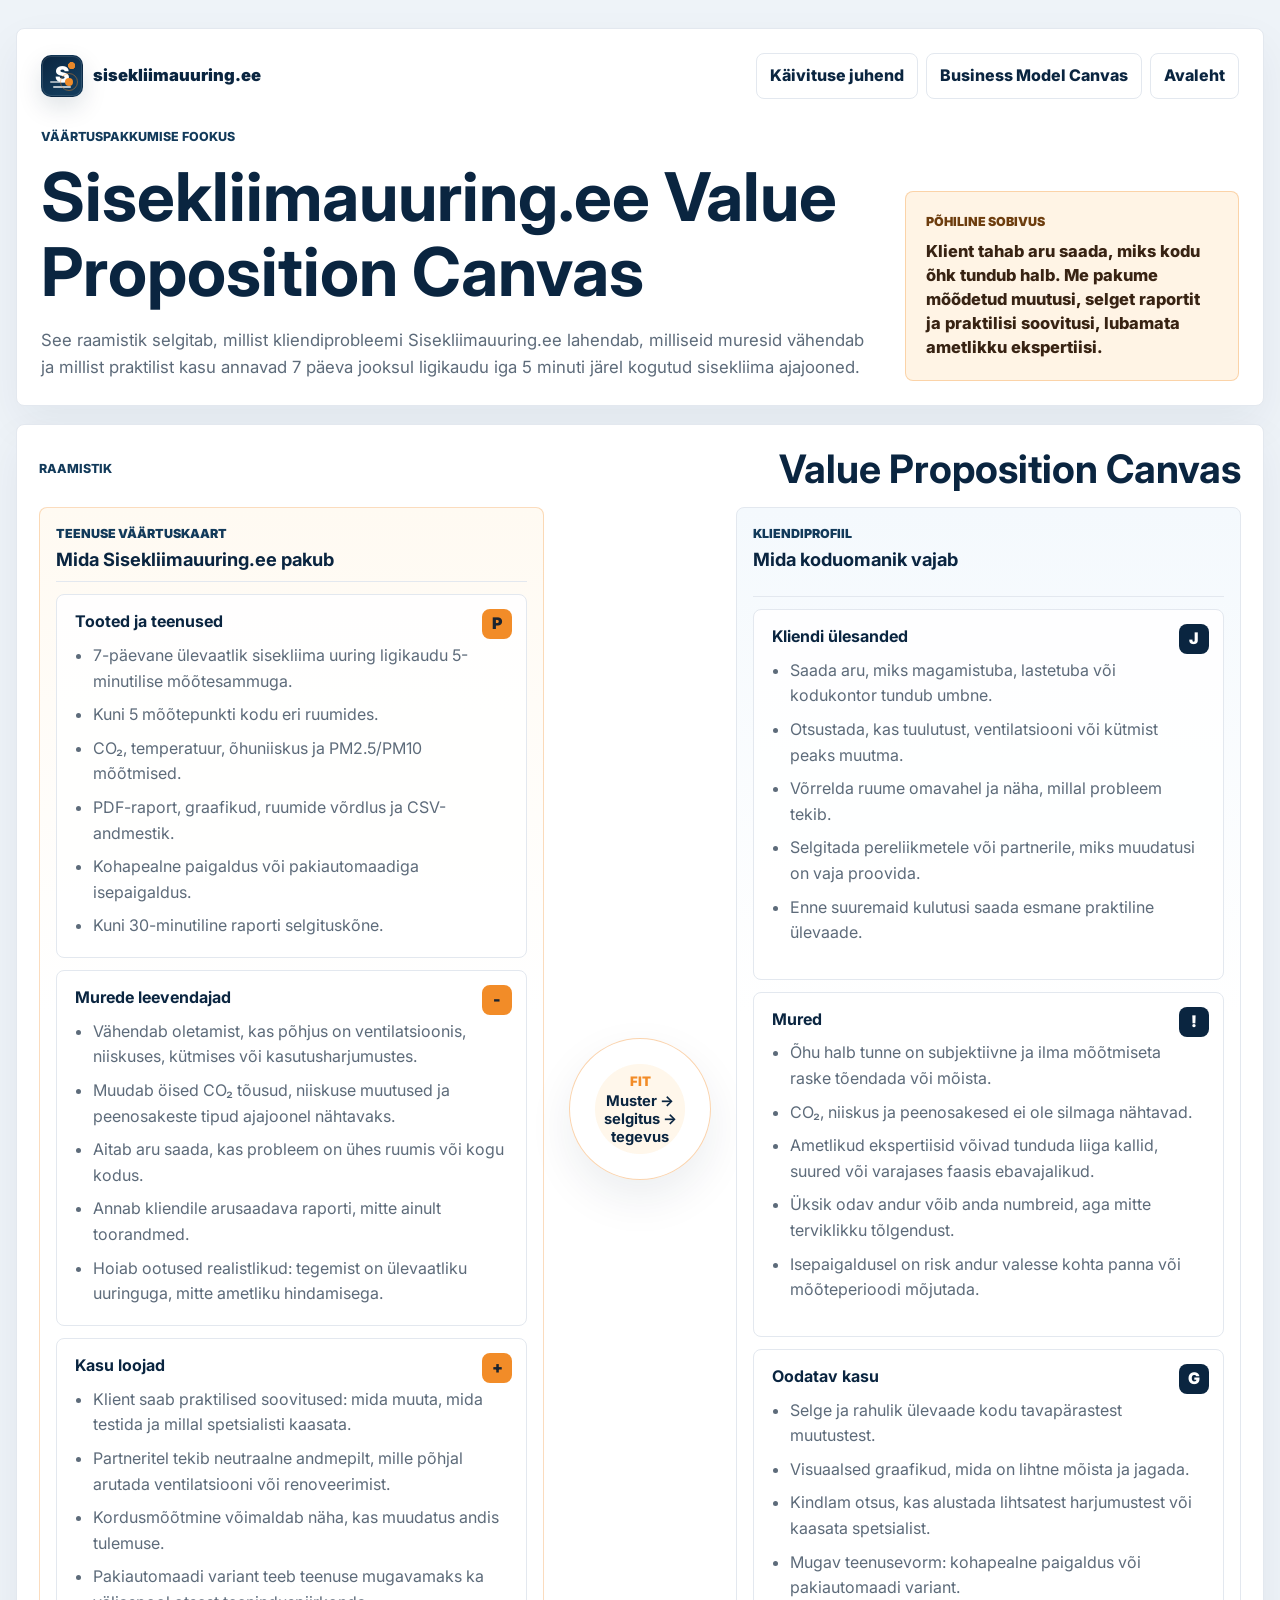
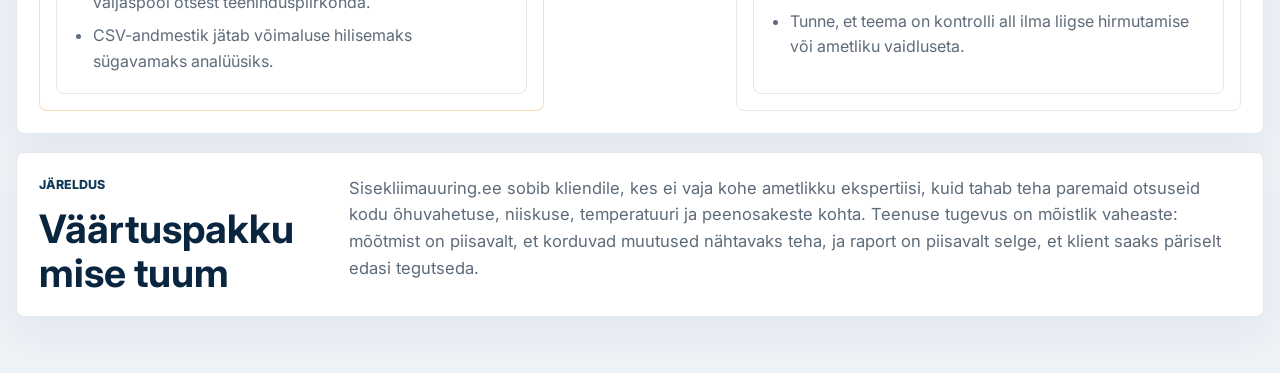
<file: value-proposition-canvas.html>
<!DOCTYPE html>
<html lang="et">
<head>
  <meta charset="UTF-8">
  <meta name="viewport" content="width=device-width, initial-scale=1.0">
  <title>Sisekliimauuring.ee - Value Proposition Canvas</title>
  <meta name="description" content="Sisekliimauuring.ee väärtuspakkumise kirjeldus Value Proposition Canvas raamistikus.">
  <link rel="preconnect" href="https://fonts.googleapis.com">
  <link rel="preconnect" href="https://fonts.gstatic.com" crossorigin>
  <link href="https://fonts.googleapis.com/css2?family=Inter:wght@400;500;600;700;800&display=swap" rel="stylesheet">
  <link rel="stylesheet" href="styles.css">
</head>
<body class="bmc-page">
  <main class="bmc-main">
    <section class="bmc-hero vpc-hero">
      <div class="bmc-brandline">
        <a class="brand bmc-brand" href="index.html" aria-label="Tagasi sisekliimauuring.ee avalehele">
          <span class="brand-mark" aria-hidden="true">
            <span class="brand-roof"></span>
            <span class="brand-house">
              <span class="brand-sensor"></span>
            </span>
          </span>
          <span>
            <span class="brand-name">sisekliimauuring.ee</span>
          </span>
        </a>
        <div class="bmc-navlinks">
          <a class="bmc-back" href="business-kickoff-guide.html">Käivituse juhend</a>
          <a class="bmc-back" href="business-model-canvas.html">Business Model Canvas</a>
          <a class="bmc-back" href="index.html">Avaleht</a>
        </div>
      </div>

      <div class="bmc-hero-grid">
        <div>
          <p class="eyebrow">Väärtuspakkumise fookus</p>
          <h1>Sisekliimauuring.ee Value Proposition Canvas</h1>
          <p class="bmc-lead">See raamistik selgitab, millist kliendiprobleemi Sisekliimauuring.ee lahendab, milliseid muresid vähendab ja millist praktilist kasu annavad 7 päeva jooksul ligikaudu iga 5 minuti järel kogutud sisekliima ajajooned.</p>
        </div>
        <div class="bmc-summary-card">
          <p class="bmc-card-label">Põhiline sobivus</p>
          <p>Klient tahab aru saada, miks kodu õhk tundub halb. Me pakume mõõdetud muutusi, selget raportit ja praktilisi soovitusi, lubamata ametlikku ekspertiisi.</p>
        </div>
      </div>
    </section>

    <section class="bmc-section" aria-labelledby="vpc-title">
      <div class="bmc-section-heading">
        <p class="eyebrow">Raamistik</p>
        <h2 id="vpc-title">Value Proposition Canvas</h2>
      </div>

      <div class="vpc-canvas" aria-label="Value Proposition Canvas">
        <div class="vpc-side value-map">
          <div class="vpc-side-heading">
            <span>Teenuse väärtuskaart</span>
            <h3>Mida Sisekliimauuring.ee pakub</h3>
          </div>

          <article class="vpc-block products">
            <span class="vpc-icon">P</span>
            <h4>Tooted ja teenused</h4>
            <ul>
              <li>7-päevane ülevaatlik sisekliima uuring ligikaudu 5-minutilise mõõtesammuga.</li>
              <li>Kuni 5 mõõtepunkti kodu eri ruumides.</li>
              <li>CO₂, temperatuur, õhuniiskus ja PM2.5/PM10 mõõtmised.</li>
              <li>PDF-raport, graafikud, ruumide võrdlus ja CSV-andmestik.</li>
              <li>Kohapealne paigaldus või pakiautomaadiga isepaigaldus.</li>
              <li>Kuni 30-minutiline raporti selgituskõne.</li>
            </ul>
          </article>

          <article class="vpc-block pain-relievers">
            <span class="vpc-icon">-</span>
            <h4>Murede leevendajad</h4>
            <ul>
              <li>Vähendab oletamist, kas põhjus on ventilatsioonis, niiskuses, kütmises või kasutusharjumustes.</li>
              <li>Muudab öised CO₂ tõusud, niiskuse muutused ja peenosakeste tipud ajajoonel nähtavaks.</li>
              <li>Aitab aru saada, kas probleem on ühes ruumis või kogu kodus.</li>
              <li>Annab kliendile arusaadava raporti, mitte ainult toorandmed.</li>
              <li>Hoiab ootused realistlikud: tegemist on ülevaatliku uuringuga, mitte ametliku hindamisega.</li>
            </ul>
          </article>

          <article class="vpc-block gain-creators">
            <span class="vpc-icon">+</span>
            <h4>Kasu loojad</h4>
            <ul>
              <li>Klient saab praktilised soovitused: mida muuta, mida testida ja millal spetsialisti kaasata.</li>
              <li>Partneritel tekib neutraalne andmepilt, mille põhjal arutada ventilatsiooni või renoveerimist.</li>
              <li>Kordusmõõtmine võimaldab näha, kas muudatus andis tulemuse.</li>
              <li>Pakiautomaadi variant teeb teenuse mugavamaks ka väljaspool otsest teeninduspiirkonda.</li>
              <li>CSV-andmestik jätab võimaluse hilisemaks sügavamaks analüüsiks.</li>
            </ul>
          </article>
        </div>

        <div class="vpc-fit">
          <div class="fit-ring">
            <span>Fit</span>
            <strong>Muster → selgitus → tegevus</strong>
          </div>
        </div>

        <div class="vpc-side customer-profile">
          <div class="vpc-side-heading">
            <span>Kliendiprofiil</span>
            <h3>Mida koduomanik vajab</h3>
          </div>

          <article class="vpc-block customer-jobs">
            <span class="vpc-icon">J</span>
            <h4>Kliendi ülesanded</h4>
            <ul>
              <li>Saada aru, miks magamistuba, lastetuba või kodukontor tundub umbne.</li>
              <li>Otsustada, kas tuulutust, ventilatsiooni või kütmist peaks muutma.</li>
              <li>Võrrelda ruume omavahel ja näha, millal probleem tekib.</li>
              <li>Selgitada pereliikmetele või partnerile, miks muudatusi on vaja proovida.</li>
              <li>Enne suuremaid kulutusi saada esmane praktiline ülevaade.</li>
            </ul>
          </article>

          <article class="vpc-block pains">
            <span class="vpc-icon">!</span>
            <h4>Mured</h4>
            <ul>
              <li>Õhu halb tunne on subjektiivne ja ilma mõõtmiseta raske tõendada või mõista.</li>
              <li>CO₂, niiskus ja peenosakesed ei ole silmaga nähtavad.</li>
              <li>Ametlikud ekspertiisid võivad tunduda liiga kallid, suured või varajases faasis ebavajalikud.</li>
              <li>Üksik odav andur võib anda numbreid, aga mitte terviklikku tõlgendust.</li>
              <li>Isepaigaldusel on risk andur valesse kohta panna või mõõteperioodi mõjutada.</li>
            </ul>
          </article>

          <article class="vpc-block gains">
            <span class="vpc-icon">G</span>
            <h4>Oodatav kasu</h4>
            <ul>
              <li>Selge ja rahulik ülevaade kodu tavapärastest muutustest.</li>
              <li>Visuaalsed graafikud, mida on lihtne mõista ja jagada.</li>
              <li>Kindlam otsus, kas alustada lihtsatest harjumustest või kaasata spetsialist.</li>
              <li>Mugav teenusevorm: kohapealne paigaldus või pakiautomaadi variant.</li>
              <li>Tunne, et teema on kontrolli all ilma liigse hirmutamise või ametliku vaidluseta.</li>
            </ul>
          </article>
        </div>
      </div>
    </section>

    <section class="bmc-section vpc-fit-summary">
      <div>
        <p class="eyebrow">Järeldus</p>
        <h2>Väärtuspakkumise tuum</h2>
      </div>
      <p>Sisekliimauuring.ee sobib kliendile, kes ei vaja kohe ametlikku ekspertiisi, kuid tahab teha paremaid otsuseid kodu õhuvahetuse, niiskuse, temperatuuri ja peenosakeste kohta. Teenuse tugevus on mõistlik vaheaste: mõõtmist on piisavalt, et korduvad muutused nähtavaks teha, ja raport on piisavalt selge, et klient saaks päriselt edasi tegutseda.</p>
    </section>
  </main>
</body>
</html>
</file>
<file: styles.css>
:root {
  --color-primary: #0a2540;
  --color-primary-soft: #123a5a;
  --color-accent: #f28c28;
  --color-bg: #f7f9fc;
  --color-white: #ffffff;
  --color-text: #172033;
  --color-muted: #5d6b7a;
  --color-border: #e3e8ef;
  --color-card: #ffffff;
  --color-soft-blue: #eaf2fa;
  --color-soft-orange: #fff4e5;
  --color-warning-soft: #fff4e5;
  --shadow-soft: 0 18px 50px rgba(10, 37, 64, 0.11);
  --radius: 8px;
  --header-height: 78px;
}

* {
  box-sizing: border-box;
}

html {
  scroll-behavior: smooth;
  scroll-padding-top: calc(var(--header-height) + 18px);
}

body {
  margin: 0;
  color: var(--color-text);
  background: var(--color-bg);
  font-family: Inter, system-ui, -apple-system, BlinkMacSystemFont, "Segoe UI", sans-serif;
  font-size: 16px;
  line-height: 1.6;
  overflow-x: hidden;
}

body.menu-open {
  overflow: hidden;
}

img,
svg {
  max-width: 100%;
}

a {
  color: inherit;
}

button,
input,
select,
textarea {
  font: inherit;
}

button {
  cursor: pointer;
}

:focus-visible {
  outline: 3px solid rgba(242, 140, 40, 0.72);
  outline-offset: 3px;
}

.skip-link {
  position: absolute;
  left: 16px;
  top: 12px;
  z-index: 100;
  transform: translateY(-140%);
  border-radius: var(--radius);
  background: var(--color-primary);
  color: var(--color-white);
  padding: 10px 14px;
  text-decoration: none;
  transition: transform 160ms ease;
}

.skip-link:focus {
  transform: translateY(0);
}

.container {
  width: min(100% - 32px, 1160px);
  margin-inline: auto;
}

.site-header {
  position: sticky;
  top: 0;
  z-index: 50;
  border-bottom: 1px solid rgba(227, 232, 239, 0.92);
  background: rgba(255, 255, 255, 0.94);
  backdrop-filter: blur(14px);
}

.site-header .container {
  width: min(100% - 32px, 1280px);
}

.header-inner {
  min-height: var(--header-height);
  display: flex;
  align-items: center;
  justify-content: space-between;
  gap: 14px;
}

.brand {
  display: inline-flex;
  align-items: center;
  gap: 10px;
  flex: 0 0 auto;
  min-width: 0;
  color: var(--color-primary);
  text-decoration: none;
}

.brand-mark {
  position: relative;
  flex: 0 0 auto;
  width: 42px;
  height: 42px;
  overflow: hidden;
  border-radius: 10px;
  border: 1px solid rgba(10, 37, 64, 0.18);
  background:
    radial-gradient(circle at 74% 24%, rgba(242, 140, 40, 0.95) 0 8%, transparent 9%),
    linear-gradient(145deg, #0a2540 0%, #123a5a 72%);
  box-shadow: inset 0 0 0 1px rgba(255, 255, 255, 0.12), 0 10px 24px rgba(10, 37, 64, 0.13);
}

.brand-roof {
  position: absolute;
  inset: 0;
  display: grid;
  place-items: center;
  width: auto;
  height: auto;
  border: 0;
  border-radius: 0;
  background: transparent;
  color: var(--color-white);
  transform: none;
}

.brand-roof::before {
  content: "S";
  font-size: 1.35rem;
  font-weight: 900;
  line-height: 1;
  transform: translateY(-1px);
}

.brand-house {
  position: absolute;
  left: 11px;
  right: 11px;
  bottom: 8px;
  width: auto;
  height: 2px;
  border: 0;
  border-radius: 999px;
  background: rgba(255, 255, 255, 0.7);
}

.brand-house::before {
  content: "";
  position: absolute;
  left: -3px;
  top: -5px;
  width: 22px;
  height: 2px;
  border-radius: 999px;
  background: rgba(255, 255, 255, 0.58);
}

.brand-sensor {
  position: absolute;
  right: -2px;
  top: -8px;
  width: 8px;
  height: 8px;
  border: 0;
  border-radius: 50%;
  background: var(--color-accent);
}

.brand-sensor::after {
  content: "";
  position: absolute;
  inset: -5px;
  border-radius: 50%;
  border: 1px solid rgba(242, 140, 40, 0.44);
}

.brand-name {
  display: block;
  min-width: 0;
  color: var(--color-primary);
  font-size: 1.04rem;
  font-weight: 900;
  letter-spacing: 0;
  line-height: 1;
  white-space: nowrap;
}

.site-nav {
  display: flex;
  align-items: center;
  justify-content: flex-end;
  flex: 1 1 auto;
  min-width: 0;
  gap: 1px;
  font-size: 0.9rem;
  font-weight: 650;
}

.site-nav a {
  border-radius: 8px;
  color: var(--color-primary);
  padding: 10px 9px;
  text-decoration: none;
  white-space: nowrap;
}

.site-nav a:hover {
  background: var(--color-soft-blue);
}

.site-nav .nav-cta {
  margin-left: 6px;
  background: var(--color-primary);
  color: var(--color-white);
  padding-inline: 13px;
}

.site-nav .nav-cta:hover {
  background: var(--color-primary-soft);
}

.header-actions {
  display: inline-flex;
  align-items: center;
  gap: 10px;
  flex: 0 0 auto;
  margin-left: 0;
}

.language-switcher {
  display: inline-flex;
  align-items: center;
  flex: 0 0 auto;
  gap: 3px;
  border: 1px solid var(--color-border);
  border-radius: 999px;
  background: rgba(255, 255, 255, 0.78);
  padding: 4px;
}

.language-link {
  display: inline-flex;
  align-items: center;
  gap: 6px;
  border-radius: 999px;
  color: var(--color-primary);
  padding: 6px 9px;
  font-size: 0.82rem;
  font-weight: 800;
  line-height: 1;
  text-decoration: none;
  white-space: nowrap;
}

.language-link:hover {
  background: var(--color-soft-blue);
}

.language-link.is-current {
  background: var(--color-primary);
  color: var(--color-white);
}

.flag {
  position: relative;
  display: inline-block;
  width: 20px;
  height: 14px;
  overflow: hidden;
  border: 1px solid rgba(10, 37, 64, 0.16);
  border-radius: 2px;
  background: var(--color-white);
  box-shadow: 0 1px 2px rgba(10, 37, 64, 0.08);
}

.flag-fi {
  background: #ffffff;
}

.flag-fi::before,
.flag-fi::after {
  content: "";
  position: absolute;
  background: #002f6c;
}

.flag-fi::before {
  left: 6px;
  top: 0;
  width: 4px;
  height: 100%;
}

.flag-fi::after {
  left: 0;
  top: 5px;
  width: 100%;
  height: 4px;
}

.flag-ee {
  background: linear-gradient(180deg, #0072ce 0 33.33%, #000000 33.33% 66.66%, #ffffff 66.66% 100%);
}

.flag-lv {
  background: linear-gradient(180deg, #9e3039 0 40%, #ffffff 40% 60%, #9e3039 60% 100%);
}

.flag-lt {
  background: linear-gradient(180deg, #fdb913 0 33.33%, #006a44 33.33% 66.66%, #c1272d 66.66% 100%);
}

.menu-toggle {
  display: none;
  align-items: center;
  gap: 9px;
  border: 1px solid var(--color-border);
  border-radius: 8px;
  background: var(--color-white);
  color: var(--color-primary);
  padding: 10px 12px;
  font-weight: 700;
}

.menu-icon {
  position: relative;
  display: inline-block;
  width: 18px;
  height: 12px;
  border-top: 2px solid currentColor;
  border-bottom: 2px solid currentColor;
}

.menu-icon::before {
  content: "";
  position: absolute;
  left: 0;
  top: 3px;
  width: 100%;
  border-top: 2px solid currentColor;
}

.hero {
  position: relative;
  overflow: hidden;
  padding: 76px 0 56px;
  background:
    linear-gradient(135deg, rgba(234, 242, 250, 0.98) 0%, rgba(247, 249, 252, 0.88) 42%, rgba(255, 244, 229, 0.74) 100%);
}

.hero::after {
  content: "";
  position: absolute;
  inset: auto 0 0;
  height: 1px;
  background: var(--color-border);
}

.hero-grid {
  position: relative;
  display: grid;
  grid-template-columns: minmax(0, 1.02fr) minmax(360px, 0.82fr);
  align-items: start;
  gap: 56px;
}

.hero-copy,
.hero-visual {
  min-width: 0;
}

.eyebrow {
  margin: 0 0 12px;
  color: var(--color-primary-soft);
  font-size: 0.78rem;
  font-weight: 800;
  letter-spacing: 0;
  text-transform: uppercase;
}

h1,
h2,
h3,
h4,
p {
  overflow-wrap: anywhere;
}

h1,
h2,
h3,
h4 {
  color: var(--color-primary);
  line-height: 1.12;
  margin: 0;
}

h1 {
  max-width: 780px;
  font-size: 3.5rem;
  letter-spacing: 0;
}

h2 {
  font-size: 2.45rem;
  letter-spacing: 0;
}

h3 {
  font-size: 1.14rem;
}

h4 {
  font-size: 1rem;
}

.hero-lead {
  max-width: 720px;
  margin: 22px 0 0;
  color: #304054;
  font-size: 1.08rem;
}

.hero-actions,
.section-actions {
  display: flex;
  flex-wrap: wrap;
  gap: 12px;
  margin-top: 30px;
}

.button {
  display: inline-flex;
  min-height: 48px;
  align-items: center;
  justify-content: center;
  border: 1px solid transparent;
  border-radius: 8px;
  padding: 12px 18px;
  font-weight: 800;
  line-height: 1.2;
  text-align: center;
  text-decoration: none;
  transition: transform 160ms ease, background 160ms ease, border-color 160ms ease, color 160ms ease;
}

.button:hover {
  transform: translateY(-1px);
}

.button-primary {
  background: var(--color-accent);
  color: #1b2430;
  box-shadow: 0 12px 26px rgba(242, 140, 40, 0.23);
}

.button-primary:hover {
  background: #e37f1e;
}

.button-secondary {
  border-color: rgba(10, 37, 64, 0.16);
  background: var(--color-white);
  color: var(--color-primary);
}

.button-secondary:hover {
  border-color: rgba(10, 37, 64, 0.34);
  background: var(--color-soft-blue);
}

.button-report {
  position: relative;
  border-color: rgba(242, 140, 40, 0.72);
  background: var(--color-primary);
  color: var(--color-white);
  box-shadow: 0 16px 34px rgba(10, 37, 64, 0.2);
}

.button-report::after {
  content: "PDF";
  display: inline-grid;
  min-width: 34px;
  min-height: 22px;
  margin-left: 10px;
  place-items: center;
  border-radius: 6px;
  background: var(--color-accent);
  color: #1b2430;
  font-size: 0.68rem;
  font-weight: 900;
  line-height: 1;
}

.button-report:hover {
  border-color: var(--color-accent);
  background: var(--color-primary-soft);
  color: var(--color-white);
}

.trust-list {
  display: flex;
  flex-wrap: wrap;
  gap: 10px;
  margin: 28px 0 0;
  padding: 0;
  list-style: none;
}

.trust-list li {
  position: relative;
  border: 1px solid rgba(10, 37, 64, 0.12);
  border-radius: 999px;
  background: rgba(255, 255, 255, 0.72);
  color: #2c3c4e;
  padding: 8px 12px 8px 33px;
  font-size: 0.92rem;
  font-weight: 650;
}

.trust-list li::before,
.check-list li::before {
  content: "";
  position: absolute;
  left: 12px;
  top: 50%;
  width: 11px;
  height: 6px;
  border-left: 2px solid var(--color-accent);
  border-bottom: 2px solid var(--color-accent);
  transform: translateY(-65%) rotate(-45deg);
}

.hero-visual {
  width: 100%;
  border: 1px solid rgba(10, 37, 64, 0.12);
  border-radius: 8px;
  background: rgba(255, 255, 255, 0.82);
  box-shadow: var(--shadow-soft);
  padding: 18px;
}

@media (min-width: 901px) {
  .hero-visual {
    margin-top: -22px;
  }
}

.visual-header {
  display: flex;
  justify-content: space-between;
  gap: 12px;
  margin-bottom: 14px;
  color: var(--color-primary);
  font-size: 0.9rem;
  font-weight: 800;
}

.visual-header span:last-child {
  color: var(--color-accent);
}

.home-scene {
  position: relative;
  isolation: isolate;
  overflow: hidden;
  width: 100%;
  height: clamp(304px, 24vw, 344px);
  min-width: 0;
  border: 1px solid rgba(10, 37, 64, 0.12);
  border-radius: 8px;
  background: #f8fbff;
  box-shadow: inset 0 0 0 1px rgba(255, 255, 255, 0.72);
}

.home-scene::before {
  content: "";
  position: absolute;
  inset: 0;
  z-index: 2;
  background:
    linear-gradient(180deg, rgba(255, 255, 255, 0.06), rgba(10, 37, 64, 0.08)),
    radial-gradient(circle at 78% 18%, rgba(242, 140, 40, 0.16), transparent 19%);
  pointer-events: none;
}

.home-render {
  display: block;
  width: 100%;
  height: 100%;
  object-fit: cover;
  object-position: center;
  transform: scale(1.02);
}

.room-markers {
  position: absolute;
  inset: 0;
  z-index: 4;
  pointer-events: none;
}

.room-marker {
  position: absolute;
  display: inline-flex;
  align-items: center;
  gap: 6px;
  border: 1px solid rgba(10, 37, 64, 0.12);
  border-radius: 999px;
  background: rgba(255, 255, 255, 0.9);
  color: var(--color-primary);
  padding: 5px 8px;
  font-size: 0.68rem;
  font-weight: 900;
  line-height: 1;
  white-space: nowrap;
  box-shadow: 0 8px 18px rgba(10, 37, 64, 0.11);
}

.room-marker::before {
  content: "";
  width: 8px;
  height: 8px;
  border-radius: 50%;
  background: var(--color-accent);
  box-shadow: 0 0 0 5px rgba(242, 140, 40, 0.18);
}

.marker-bedroom {
  left: 45%;
  top: 17%;
}

.marker-kitchen {
  left: 14%;
  top: 34%;
}

.marker-living {
  left: 46%;
  top: 74%;
}

.marker-child {
  right: 10%;
  top: 33%;
}

.marker-hall {
  right: 15%;
  top: 63%;
}

.scene-caption {
  position: absolute;
  left: 14px;
  bottom: 14px;
  z-index: 7;
  display: inline-flex;
  align-items: center;
  gap: 8px;
  border: 1px solid rgba(10, 37, 64, 0.1);
  border-radius: 999px;
  background: rgba(255, 255, 255, 0.88);
  color: var(--color-muted);
  padding: 8px 11px;
  font-size: 0.82rem;
}

.scene-caption span {
  width: 10px;
  height: 10px;
  border-radius: 50%;
  background: var(--color-accent);
  box-shadow: 0 0 0 6px rgba(242, 140, 40, 0.16);
}

.scene-caption strong {
  color: var(--color-primary);
}

.metric-strip {
  display: grid;
  grid-template-columns: repeat(4, minmax(0, 1fr));
  gap: 6px;
  margin-top: 14px;
  border: 1px solid rgba(10, 37, 64, 0.12);
  border-radius: 8px;
  background: rgba(255, 255, 255, 0.72);
  padding: 6px;
}

.metric-chip {
  position: relative;
  display: grid;
  grid-template-columns: minmax(0, 1fr) 18px;
  align-items: center;
  gap: 5px;
  min-width: 0;
  background: #f8fbff;
  border: 1px solid rgba(10, 37, 64, 0.1);
  border-radius: 7px;
  color: var(--color-primary);
  padding: 8px;
  font-size: 0.78rem;
  line-height: 1.15;
  box-shadow: 0 7px 18px rgba(10, 37, 64, 0.04);
}

.metric-label {
  min-width: 0;
  font-weight: 900;
}

.metric-info {
  display: inline-grid;
  width: 18px;
  height: 18px;
  place-items: center;
  border: 1px solid var(--color-primary);
  border-radius: 50%;
  background: var(--color-primary);
  color: var(--color-white);
  padding: 0;
  font-size: 0.68rem;
  font-weight: 900;
  line-height: 1;
  cursor: pointer;
  box-shadow: 0 3px 8px rgba(10, 37, 64, 0.18);
}

.metric-info:hover,
.metric-info:focus-visible,
.metric-info[aria-expanded="true"] {
  border-color: var(--color-primary-soft);
  background: var(--color-primary-soft);
  color: var(--color-white);
}

.metric-tooltip {
  position: absolute;
  left: 50%;
  bottom: calc(100% + 8px);
  z-index: 20;
  width: min(235px, calc(100vw - 32px));
  border: 1px solid rgba(10, 37, 64, 0.14);
  border-radius: 8px;
  background: var(--color-primary);
  color: var(--color-white);
  padding: 10px 12px;
  font-size: 0.78rem;
  font-weight: 650;
  line-height: 1.35;
  text-align: left;
  box-shadow: 0 16px 34px rgba(10, 37, 64, 0.2);
  opacity: 0;
  pointer-events: none;
  transform: translate(-50%, 6px);
  transition: opacity 140ms ease, transform 140ms ease, visibility 140ms ease;
  visibility: hidden;
}

.metric-tooltip::after {
  content: "";
  position: absolute;
  left: 50%;
  top: 100%;
  width: 10px;
  height: 10px;
  background: var(--color-primary);
  transform: translate(-50%, -5px) rotate(45deg);
}

.metric-chip:hover .metric-tooltip,
.metric-info:focus + .metric-tooltip,
.metric-info[aria-expanded="true"] + .metric-tooltip {
  opacity: 1;
  transform: translate(-50%, 0);
  visibility: visible;
}

.metric-strip .metric-chip:nth-child(4n + 1) .metric-tooltip {
  left: 0;
  transform: translate(0, 6px);
}

.metric-strip .metric-chip:nth-child(4n) .metric-tooltip {
  right: 0;
  left: auto;
  transform: translate(0, 6px);
}

.metric-strip .metric-chip:nth-child(4n + 1):hover .metric-tooltip,
.metric-strip .metric-chip:nth-child(4n + 1) .metric-info:focus + .metric-tooltip,
.metric-strip .metric-chip:nth-child(4n + 1) .metric-info[aria-expanded="true"] + .metric-tooltip,
.metric-strip .metric-chip:nth-child(4n):hover .metric-tooltip,
.metric-strip .metric-chip:nth-child(4n) .metric-info:focus + .metric-tooltip,
.metric-strip .metric-chip:nth-child(4n) .metric-info[aria-expanded="true"] + .metric-tooltip {
  transform: translate(0, 0);
}

.measurement-strip {
  display: grid;
  grid-template-columns: repeat(3, minmax(0, 1fr));
  gap: 8px;
  margin-top: 10px;
}

.measurement-strip span {
  min-width: 0;
  border: 1px solid rgba(10, 37, 64, 0.12);
  border-radius: 8px;
  background: var(--color-white);
  color: var(--color-primary);
  padding: 8px 10px;
  font-size: 0.78rem;
  font-weight: 900;
  line-height: 1.15;
  text-align: center;
  box-shadow: 0 8px 20px rgba(10, 37, 64, 0.04);
}

.sample-finding {
  margin-top: 14px;
  border: 1px solid rgba(242, 140, 40, 0.32);
  border-radius: 8px;
  background: var(--color-soft-orange);
  color: #382313;
  padding: 13px 14px;
  font-size: 0.93rem;
}

.sample-finding strong,
.sample-finding span {
  display: block;
}

.difference-section {
  background:
    linear-gradient(180deg, #ffffff 0%, #f7f9fc 100%);
}

.difference-layout {
  display: grid;
  grid-template-columns: minmax(0, 1fr) minmax(280px, 0.38fr);
  gap: 22px;
  align-items: stretch;
}

.difference-copy {
  max-width: 830px;
}

.difference-copy p:not(.eyebrow) {
  color: var(--color-muted);
  font-size: 1.04rem;
}

.difference-stat {
  display: grid;
  gap: 12px;
  align-content: center;
  min-width: 0;
  border: 1px solid rgba(242, 140, 40, 0.34);
  border-radius: var(--radius);
  background:
    linear-gradient(180deg, #fffaf2, #ffffff);
  padding: 24px;
  box-shadow: 0 16px 38px rgba(10, 37, 64, 0.07);
}

.difference-stat-label,
.value-deal span,
.chart-head span,
.chart-summary span {
  display: block;
  color: var(--color-primary-soft);
  font-size: 0.78rem;
  font-weight: 900;
  text-transform: uppercase;
}

.difference-stat strong {
  display: block;
  color: var(--color-primary);
  font-size: clamp(1.85rem, 3vw, 2.75rem);
  letter-spacing: 0;
  line-height: 1.02;
}

.difference-stat p {
  margin: 0;
  color: #382313;
  font-weight: 700;
}

.difference-stat-breakdown {
  display: grid;
  grid-template-columns: repeat(3, minmax(0, 1fr));
  gap: 8px;
  margin-top: 4px;
}

.difference-stat-breakdown span {
  display: grid;
  gap: 2px;
  min-width: 0;
  border: 1px solid rgba(10, 37, 64, 0.1);
  border-radius: 8px;
  background: var(--color-white);
  color: var(--color-muted);
  padding: 10px;
  font-size: 0.78rem;
  font-weight: 800;
  line-height: 1.2;
}

.difference-stat-breakdown b {
  color: var(--color-accent);
  font-size: 1.05rem;
  line-height: 1;
}

.difference-grid {
  display: grid;
  grid-template-columns: repeat(3, minmax(0, 1fr));
  gap: 14px;
  margin-top: 18px;
}

.difference-grid article {
  min-width: 0;
  border: 1px solid var(--color-border);
  border-radius: var(--radius);
  background: var(--color-white);
  padding: 22px;
  box-shadow: 0 12px 34px rgba(10, 37, 64, 0.05);
}

.difference-number {
  display: inline-grid;
  width: 38px;
  height: 34px;
  place-items: center;
  margin-bottom: 16px;
  border-radius: 8px;
  background: var(--color-primary);
  color: var(--color-white);
  font-size: 0.78rem;
  font-weight: 900;
}

.difference-grid p {
  margin-bottom: 0;
  color: var(--color-muted);
}

.section {
  padding: 48px 0;
}

.section-soft {
  background: var(--color-white);
}

.section-heading {
  max-width: 820px;
  margin-bottom: 22px;
}

.section-heading p:not(.eyebrow) {
  margin: 16px 0 0;
  color: var(--color-muted);
  font-size: 1.03rem;
}

.card-grid {
  display: grid;
  gap: 18px;
}

.card-grid.three {
  grid-template-columns: repeat(3, minmax(0, 1fr));
}

.card-grid.four {
  grid-template-columns: repeat(4, minmax(0, 1fr));
}

.info-card,
.metric-card,
.finding-card {
  min-width: 0;
  border: 1px solid var(--color-border);
  border-radius: var(--radius);
  background: var(--color-card);
  padding: 22px;
  box-shadow: 0 12px 34px rgba(10, 37, 64, 0.05);
}

.info-card p,
.metric-card p,
.finding-card p {
  color: var(--color-muted);
}

.info-card p:last-child,
.metric-card p:last-child,
.finding-card p:last-child {
  margin-bottom: 0;
}

.card-icon,
.metric-badge {
  display: inline-grid;
  min-width: 42px;
  height: 36px;
  place-items: center;
  margin-bottom: 18px;
  border-radius: 8px;
  background: var(--color-soft-blue);
  color: var(--color-primary);
  font-size: 0.82rem;
  font-weight: 900;
}

.metric-badge {
  background: var(--color-primary);
  color: var(--color-white);
}

.metric-subtitle {
  margin: 8px 0 12px;
  color: var(--color-primary-soft) !important;
  font-weight: 800;
}

.example,
.possible-action {
  border-left: 3px solid var(--color-accent);
  padding-left: 12px;
}

.section-note,
.discrete-note,
.price-note {
  margin: 16px 0 0;
  border: 1px solid rgba(10, 37, 64, 0.1);
  border-radius: var(--radius);
  background: var(--color-white);
  color: var(--color-primary);
  padding: 15px 18px;
  font-weight: 700;
}

.discrete-note,
.price-note {
  color: var(--color-muted);
  font-weight: 500;
}

.section-soft .section-note,
.section-soft .discrete-note,
.section-soft .price-note {
  background: var(--color-bg);
}

.steps {
  display: grid;
  grid-template-columns: repeat(4, minmax(0, 1fr));
  gap: 18px;
  margin: 0;
  padding: 0;
  list-style: none;
  counter-reset: steps;
}

.steps li {
  position: relative;
  min-width: 0;
  border: 1px solid var(--color-border);
  border-radius: var(--radius);
  background: var(--color-white);
  padding: 22px;
}

.steps li::after {
  content: "";
  position: absolute;
  top: 39px;
  right: -19px;
  width: 20px;
  height: 2px;
  background: var(--color-border);
}

.steps li:last-child::after {
  display: none;
}

.step-number {
  display: grid;
  width: 38px;
  height: 38px;
  place-items: center;
  margin-bottom: 18px;
  border-radius: 8px;
  background: var(--color-accent);
  color: #1b2430;
  font-weight: 900;
}

.steps p {
  margin-bottom: 0;
  color: var(--color-muted);
}

.timeline {
  display: flex;
  flex-wrap: wrap;
  gap: 10px;
  margin-top: 28px;
}

.timeline span {
  position: relative;
  border: 1px solid rgba(10, 37, 64, 0.12);
  border-radius: 999px;
  background: var(--color-soft-blue);
  color: var(--color-primary);
  padding: 8px 34px 8px 13px;
  font-size: 0.9rem;
  font-weight: 800;
}

.timeline span::after {
  content: "→";
  position: absolute;
  right: 13px;
  color: var(--color-accent);
}

.timeline span:last-child::after {
  content: "";
}

.delivery-option {
  display: grid;
  gap: 10px;
  margin-top: 18px;
  border: 1px solid rgba(10, 37, 64, 0.12);
  border-radius: var(--radius);
  background: var(--color-white);
  padding: 20px;
  box-shadow: 0 12px 34px rgba(10, 37, 64, 0.05);
}

.delivery-option p {
  margin: 0;
  color: var(--color-muted);
}

.delivery-option h3 {
  margin-top: 4px;
}

.delivery-label {
  color: var(--color-accent) !important;
  font-size: 0.78rem;
  font-weight: 900;
  text-transform: uppercase;
}

.measurement-report {
  display: grid;
  grid-template-columns: minmax(0, 1fr) auto;
  align-items: center;
  gap: 24px;
  max-width: 980px;
  margin-bottom: 26px;
}

.measurement-report h2 {
  margin: 0;
  color: var(--color-primary);
  font-size: clamp(1.7rem, 2.5vw, 2.35rem);
  line-height: 1.16;
}

.measurement-report p:not(.eyebrow) {
  margin: 14px 0 0;
  color: var(--color-muted);
  font-size: 1.03rem;
}

.measurement-report .report-actions {
  display: grid;
  align-items: center;
  justify-content: center;
  align-self: center;
  gap: 10px;
  margin-top: 0;
  justify-self: center;
}

.measurement-report .report-actions .button {
  width: 100%;
  min-width: 220px;
}

.check-list {
  display: grid;
  gap: 10px;
  margin: 0;
  padding: 0;
  list-style: none;
}

.check-list li {
  position: relative;
  min-width: 0;
  padding-left: 29px;
  color: #344255;
}

.callout {
  margin: 22px 0 0;
  border-left: 4px solid var(--color-accent);
  border-radius: 0 8px 8px 0;
  background: var(--color-soft-orange);
  color: #382313;
  padding: 16px 18px;
  font-weight: 700;
}

.measurement-examples .section-heading {
  max-width: 900px;
}

.chart-grid {
  display: grid;
  grid-template-columns: repeat(3, minmax(0, 1fr));
  gap: 18px;
}

.chart-card {
  min-width: 0;
  border: 1px solid var(--color-border);
  border-radius: var(--radius);
  background: var(--color-white);
  padding: 22px;
  box-shadow: 0 12px 34px rgba(10, 37, 64, 0.05);
}

.chart-head {
  margin-bottom: 14px;
}

.chart-head h3 {
  margin-top: 5px;
}

.chart-frame {
  overflow: hidden;
  border: 1px solid rgba(10, 37, 64, 0.1);
  border-radius: 8px;
  background:
    linear-gradient(180deg, #fbfdff, #ffffff);
  padding: 8px;
}

.chart-frame svg {
  display: block;
  width: 100%;
  height: auto;
}

.chart-axis {
  stroke: #94a3b8;
  stroke-width: 2;
}

.chart-gridlines line {
  stroke: #e5edf4;
  stroke-width: 1;
}

.chart-line {
  fill: none;
  stroke-linecap: round;
  stroke-linejoin: round;
  stroke-width: 4;
}

.chart-fill {
  opacity: 0.16;
}

.chart-line.co2 {
  stroke: var(--color-accent);
}

.chart-fill.co2 {
  fill: var(--color-accent);
}

.chart-line.humidity {
  stroke: #159a8c;
}

.chart-fill.humidity {
  fill: #159a8c;
}

.chart-line.temperature {
  stroke: #5b6ee1;
  stroke-dasharray: 8 8;
}

.chart-line.pm {
  stroke: #d94b5f;
}

.chart-fill.pm {
  fill: #d94b5f;
}

.chart-events circle {
  fill: #ffffff;
  stroke: #d94b5f;
  stroke-width: 3;
}

.chart-labels text {
  fill: #66788a;
  font-size: 18px;
  font-weight: 800;
  text-anchor: end;
}

.chart-labels text:nth-last-child(-n + 7) {
  text-anchor: middle;
}

.chart-card p {
  margin: 14px 0 0;
  color: var(--color-muted);
}

.chart-card p strong {
  color: var(--color-primary);
}

.chart-summary {
  display: grid;
  grid-template-columns: minmax(180px, 0.24fr) minmax(0, 1fr);
  gap: 16px;
  margin-top: 18px;
  border: 1px solid rgba(21, 154, 140, 0.24);
  border-radius: var(--radius);
  background: #effbf8;
  padding: 18px;
}

.chart-summary p {
  margin: 0;
  color: #264f4b;
  font-weight: 700;
}

.fit-section {
  border-top: 1px solid var(--color-border);
  border-bottom: 1px solid var(--color-border);
}

.fit-grid {
  display: grid;
  grid-template-columns: minmax(0, 1fr) minmax(0, 1fr);
  gap: 18px;
}

.fit-card {
  min-width: 0;
  border: 1px solid var(--color-border);
  border-radius: var(--radius);
  background: var(--color-white);
  padding: 24px;
  box-shadow: 0 12px 34px rgba(10, 37, 64, 0.05);
}

.fit-card h3 {
  margin-bottom: 16px;
}

.fit-positive {
  border-color: rgba(21, 154, 140, 0.28);
  background: linear-gradient(180deg, #f2fbf8, #ffffff 48%);
}

.fit-negative {
  border-color: rgba(242, 140, 40, 0.34);
  background: linear-gradient(180deg, #fff8ee, #ffffff 48%);
}

.plain-list {
  display: grid;
  gap: 10px;
  margin: 0;
  padding-left: 18px;
  color: #344255;
}

.plain-list li::marker {
  color: var(--color-accent);
  font-weight: 900;
}

.pricing-card {
  display: grid;
  grid-template-columns: minmax(280px, 0.62fr) minmax(0, 1fr);
  gap: 32px;
  border: 1px solid rgba(10, 37, 64, 0.12);
  border-radius: var(--radius);
  background: var(--color-white);
  box-shadow: var(--shadow-soft);
  padding: 30px;
}

.value-deal {
  display: grid;
  grid-template-columns: repeat(3, minmax(0, 1fr));
  gap: 14px;
  margin-bottom: 22px;
}

.value-deal article {
  min-width: 0;
  border: 1px solid rgba(10, 37, 64, 0.12);
  border-radius: var(--radius);
  background: var(--color-white);
  padding: 20px;
}

.value-deal h3 {
  margin-top: 6px;
}

.value-deal p {
  margin-bottom: 0;
  color: var(--color-muted);
}

.pricing-label {
  display: inline-flex;
  margin-bottom: 14px;
  border-radius: 999px;
  background: var(--color-soft-orange);
  color: #59320d;
  padding: 7px 12px;
  font-size: 0.82rem;
  font-weight: 900;
}

.pricing-main p:not(.price) {
  color: var(--color-muted);
}

.price {
  margin: 18px 0 16px;
  color: var(--color-primary);
  font-size: clamp(2rem, 4vw, 3rem);
  font-weight: 900;
  line-height: 1;
}

.pricing-main .button {
  margin-top: 14px;
}

.calculator-total {
  display: grid;
  gap: 6px;
  margin: 24px 0 8px;
  border: 1px solid rgba(242, 140, 40, 0.3);
  border-radius: 8px;
  background: var(--color-soft-orange);
  padding: 18px;
}

.calculator-total span {
  color: #59320d;
  font-size: 0.84rem;
  font-weight: 900;
  text-transform: uppercase;
}

.calculator-total strong {
  color: var(--color-primary);
  font-size: clamp(2.2rem, 5vw, 3.4rem);
  font-weight: 900;
  line-height: 1;
}

.calculator-footnote {
  margin: 14px 0 0;
  color: var(--color-muted);
  font-size: 0.9rem;
}

.pricing-calculator-panel {
  display: grid;
  gap: 18px;
  min-width: 0;
  border-left: 1px solid var(--color-border);
  padding-left: 30px;
}

.calculator-control {
  border: 1px solid rgba(10, 37, 64, 0.1);
  border-radius: 8px;
  background: #fbfdff;
  padding: 18px;
}

.calculator-control-header {
  display: flex;
  align-items: center;
  justify-content: space-between;
  gap: 14px;
}

.calculator-control-header label,
.install-options legend {
  color: var(--color-primary);
  font-weight: 900;
}

.calculator-control-header output {
  flex: 0 0 auto;
  border-radius: 999px;
  background: var(--color-soft-blue);
  color: var(--color-primary);
  padding: 6px 10px;
  font-size: 0.86rem;
  font-weight: 900;
}

.calculator-range {
  width: 100%;
  margin: 18px 0 14px;
  accent-color: var(--color-accent);
}

.calculator-stepper {
  display: grid;
  grid-template-columns: 46px minmax(0, 1fr) 46px;
  gap: 8px;
}

.calculator-stepper button,
.calculator-stepper input {
  min-height: 46px;
  border: 1px solid rgba(10, 37, 64, 0.14);
  border-radius: 8px;
  background: var(--color-white);
  color: var(--color-primary);
  font-weight: 900;
}

.calculator-stepper button {
  font-size: 1.15rem;
}

.calculator-stepper button:hover {
  border-color: rgba(242, 140, 40, 0.5);
  background: var(--color-soft-orange);
}

.calculator-stepper input {
  width: 100%;
  min-width: 0;
  text-align: center;
}

.calculator-control p {
  margin: 12px 0 0;
  color: var(--color-muted);
  font-size: 0.93rem;
}

.install-options {
  display: grid;
  gap: 10px;
  margin: 0;
  border: 0;
  padding: 0;
}

.install-options legend {
  margin-bottom: 10px;
  padding: 0;
}

.install-options label {
  display: grid;
  grid-template-columns: auto minmax(0, 1fr);
  gap: 10px;
  cursor: pointer;
}

.install-options input {
  width: 18px;
  height: 18px;
  margin-top: 20px;
  accent-color: var(--color-accent);
}

.install-options label > span {
  display: grid;
  grid-template-columns: minmax(0, 1fr) auto;
  gap: 4px 14px;
  min-width: 0;
  border: 1px solid rgba(10, 37, 64, 0.12);
  border-radius: 8px;
  background: #fbfdff;
  padding: 14px;
}

.install-options input:checked + span {
  border-color: rgba(242, 140, 40, 0.48);
  background: var(--color-soft-orange);
}

.install-options strong {
  color: var(--color-primary);
  line-height: 1.2;
}

.install-options small {
  color: var(--color-muted);
  line-height: 1.35;
}

.install-options b {
  grid-column: 2;
  grid-row: 1 / span 2;
  align-self: center;
  color: var(--color-primary);
  white-space: nowrap;
}

.price-breakdown {
  display: grid;
  gap: 1px;
  overflow: hidden;
  border: 1px solid rgba(10, 37, 64, 0.12);
  border-radius: 8px;
  background: rgba(10, 37, 64, 0.12);
}

.price-breakdown div {
  display: flex;
  align-items: center;
  justify-content: space-between;
  gap: 14px;
  background: var(--color-white);
  padding: 13px 15px;
}

.price-breakdown span {
  color: var(--color-muted);
  font-weight: 750;
}

.price-breakdown strong {
  color: var(--color-primary);
  font-weight: 900;
  white-space: nowrap;
}

.price-breakdown div:last-child {
  background: var(--color-primary);
}

.price-breakdown div:last-child span,
.price-breakdown div:last-child strong {
  color: var(--color-white);
}

.two-columns {
  grid-template-columns: repeat(2, minmax(0, 1fr));
}

.rental-steps {
  grid-template-columns: repeat(3, minmax(0, 1fr));
}

.rental-steps li:nth-child(3n)::after,
.rental-steps li:last-child::after {
  display: none;
}

.device-section {
  background:
    linear-gradient(180deg, rgba(255, 255, 255, 0.96), rgba(234, 242, 250, 0.72)),
    var(--color-white);
}

.device-showcase {
  display: grid;
  grid-template-columns: minmax(0, 0.9fr) minmax(360px, 0.82fr);
  gap: 48px;
  align-items: center;
}

.device-copy > p {
  max-width: 680px;
  color: var(--color-muted);
}

.device-feature-list {
  display: grid;
  gap: 12px;
  margin: 26px 0 0;
  padding: 0;
  list-style: none;
}

.device-feature-list li {
  position: relative;
  display: grid;
  gap: 4px;
  min-width: 0;
  border: 1px solid rgba(10, 37, 64, 0.1);
  border-radius: 8px;
  background: rgba(255, 255, 255, 0.86);
  padding: 18px 18px 18px 52px;
  box-shadow: 0 12px 30px rgba(10, 37, 64, 0.05);
}

.device-feature-list li::before {
  content: "";
  position: absolute;
  left: 20px;
  top: 24px;
  width: 12px;
  height: 12px;
  border-radius: 50%;
  background: var(--color-accent);
  box-shadow: 0 0 0 7px rgba(242, 140, 40, 0.14);
}

.device-feature-list strong {
  color: var(--color-primary);
  line-height: 1.25;
}

.device-feature-list span {
  color: var(--color-muted);
}

.device-visual {
  display: grid;
  gap: 14px;
  min-width: 0;
}

.device-photo-frame {
  position: relative;
  display: grid;
  min-height: 520px;
  place-items: center;
  overflow: hidden;
  border: 1px solid rgba(10, 37, 64, 0.12);
  border-radius: 8px;
  background:
    linear-gradient(180deg, #ffffff 0%, #f1f5f9 100%);
  padding: clamp(28px, 5vw, 56px);
  box-shadow: 0 18px 44px rgba(10, 37, 64, 0.11);
}

.device-photo-frame::before {
  content: "";
  position: absolute;
  left: 8%;
  right: 8%;
  bottom: 18%;
  height: 1px;
  background: rgba(10, 37, 64, 0.12);
}

.device-image {
  position: relative;
  z-index: 1;
  display: block;
  width: min(100%, 680px);
  height: auto;
  filter: drop-shadow(0 28px 34px rgba(10, 37, 64, 0.16));
}

.device-image-note {
  margin: -2px 0 0;
  color: var(--color-muted);
  font-size: 0.78rem;
  line-height: 1.45;
}

.measurement-section {
  background: var(--color-white);
}

.measurement-insights {
  display: grid;
  grid-template-columns: repeat(4, minmax(0, 1fr));
  gap: 16px;
}

.measurement-insights article {
  display: grid;
  align-content: start;
  gap: 10px;
  min-width: 0;
  border: 1px solid rgba(10, 37, 64, 0.1);
  border-radius: 8px;
  background: #fbfdff;
  padding: 20px;
  box-shadow: 0 12px 30px rgba(10, 37, 64, 0.05);
}

.measurement-insights span {
  justify-self: start;
  border-radius: 999px;
  background: var(--color-soft-blue);
  color: var(--color-primary);
  padding: 6px 10px;
  font-size: 0.78rem;
  font-weight: 900;
  line-height: 1;
}

.measurement-insights h3 {
  margin: 0;
  color: var(--color-primary);
  font-size: 1.04rem;
  line-height: 1.25;
}

.measurement-insights p {
  margin: 0;
  color: var(--color-muted);
}

.price-model {
  display: grid;
  grid-template-columns: repeat(3, minmax(0, 1fr));
  gap: 16px;
}

.price-model article {
  min-width: 0;
  border: 1px solid rgba(10, 37, 64, 0.12);
  border-radius: var(--radius);
  background: var(--color-white);
  padding: 22px;
  box-shadow: 0 12px 34px rgba(10, 37, 64, 0.05);
}

.price-model span {
  color: var(--color-muted);
  font-size: 0.82rem;
  font-weight: 900;
  text-transform: uppercase;
}

.price-model strong {
  display: block;
  margin: 10px 0;
  color: var(--color-primary);
  font-size: clamp(2rem, 4vw, 3rem);
  font-weight: 900;
  line-height: 1;
}

.price-model p {
  margin: 0;
  color: var(--color-muted);
}

.checkout-section {
  background:
    linear-gradient(180deg, rgba(255, 255, 255, 0.92), rgba(234, 242, 250, 0.82)),
    var(--color-bg);
}

.checkout-grid {
  display: grid;
  grid-template-columns: minmax(280px, 0.48fr) minmax(0, 1fr);
  gap: 34px;
  align-items: start;
}

.checkout-copy {
  position: sticky;
  top: calc(var(--header-height) + 24px);
}

.checkout-copy p {
  color: var(--color-muted);
}

.order-summary {
  display: grid;
  gap: 8px;
  margin-top: 22px;
  border: 1px solid rgba(242, 140, 40, 0.32);
  border-radius: 8px;
  background: var(--color-soft-orange);
  padding: 20px;
}

.order-summary span {
  color: #59320d;
  font-size: 0.82rem;
  font-weight: 900;
  text-transform: uppercase;
}

.order-summary strong {
  color: var(--color-primary);
  font-size: clamp(2.5rem, 5vw, 3.8rem);
  font-weight: 900;
  line-height: 1;
}

.order-summary p {
  margin: 0;
  color: #4a3723;
  font-weight: 750;
}

.checkout-facts {
  display: grid;
  gap: 1px;
  overflow: hidden;
  margin: 16px 0 0;
  border: 1px solid rgba(10, 37, 64, 0.12);
  border-radius: 8px;
  background: rgba(10, 37, 64, 0.12);
}

.checkout-facts div {
  display: grid;
  gap: 2px;
  background: var(--color-white);
  padding: 12px 14px;
}

.checkout-facts dt {
  color: var(--color-muted);
  font-size: 0.78rem;
  font-weight: 900;
  text-transform: uppercase;
}

.checkout-facts dd {
  margin: 0;
  color: var(--color-primary);
  font-weight: 850;
}

.checkout-form {
  display: grid;
  gap: 14px;
}

.checkout-card {
  border: 1px solid rgba(10, 37, 64, 0.12);
  border-radius: var(--radius);
  background: var(--color-white);
  padding: 22px;
  box-shadow: 0 12px 34px rgba(10, 37, 64, 0.05);
}

.checkout-card h3 {
  margin-bottom: 16px;
}

.checkout-note {
  margin: 12px 0 0;
  color: var(--color-muted);
  font-size: 0.92rem;
}

.payment-methods {
  display: grid;
  grid-template-columns: repeat(3, minmax(0, 1fr));
  gap: 8px;
  margin: 16px 0 0;
  border: 0;
  padding: 0;
}

.payment-methods legend {
  grid-column: 1 / -1;
  margin-bottom: 2px;
  color: var(--color-primary);
  font-weight: 900;
}

.payment-methods label {
  min-width: 0;
  cursor: pointer;
}

.payment-methods input {
  position: absolute;
  opacity: 0;
  pointer-events: none;
}

.payment-methods span {
  display: grid;
  min-height: 54px;
  place-items: center;
  border: 1px solid rgba(10, 37, 64, 0.14);
  border-radius: 8px;
  background: #fbfdff;
  color: var(--color-primary);
  padding: 8px;
  font-size: 0.9rem;
  font-weight: 850;
  line-height: 1.2;
  text-align: center;
}

.payment-methods input:checked + span {
  border-color: rgba(242, 140, 40, 0.5);
  background: var(--color-soft-orange);
}

.terms-card {
  display: grid;
  gap: 10px;
}

.faq-layout {
  display: grid;
  grid-template-columns: minmax(220px, 0.42fr) minmax(0, 1fr);
  gap: 56px;
}

.faq-list {
  display: grid;
  gap: 10px;
}

.faq-item {
  border: 1px solid var(--color-border);
  border-radius: var(--radius);
  background: var(--color-white);
  overflow: hidden;
}

.faq-item h3 {
  margin: 0;
}

.faq-item button {
  display: flex;
  width: 100%;
  align-items: center;
  justify-content: space-between;
  gap: 18px;
  border: 0;
  background: transparent;
  color: var(--color-primary);
  padding: 18px 20px;
  font-weight: 800;
  text-align: left;
}

.faq-item button span {
  position: relative;
  flex: 0 0 20px;
  width: 20px;
  height: 20px;
  border-radius: 50%;
  background: var(--color-soft-blue);
}

.faq-item button span::before,
.faq-item button span::after {
  content: "";
  position: absolute;
  left: 5px;
  top: 9px;
  width: 10px;
  height: 2px;
  background: var(--color-primary);
}

.faq-item button span::after {
  transform: rotate(90deg);
  transition: transform 160ms ease;
}

.faq-item button[aria-expanded="true"] span::after {
  transform: rotate(0);
}

.faq-answer {
  padding: 0 20px 18px;
}

.faq-answer p {
  margin: 0;
  color: var(--color-muted);
}

.contact-section {
  background:
    linear-gradient(135deg, rgba(10, 37, 64, 0.96), rgba(18, 58, 90, 0.94));
  color: var(--color-white);
}

.contact-grid {
  display: grid;
  grid-template-columns: minmax(250px, 0.48fr) minmax(0, 1fr);
  gap: 54px;
  align-items: start;
}

.contact-copy {
  position: sticky;
  top: calc(var(--header-height) + 24px);
}

.contact-copy h2,
.contact-copy .eyebrow {
  color: var(--color-white);
}

.contact-copy p {
  color: rgba(255, 255, 255, 0.82);
}

.direct-contact {
  margin-top: 28px;
  border: 1px solid rgba(255, 255, 255, 0.18);
  border-radius: var(--radius);
  background: rgba(255, 255, 255, 0.08);
  padding: 18px;
}

.direct-contact p {
  margin: 0;
}

.direct-contact p + p {
  margin-top: 8px;
}

.direct-contact a {
  color: var(--color-white);
  font-weight: 800;
}

.contact-form {
  border: 1px solid rgba(255, 255, 255, 0.16);
  border-radius: var(--radius);
  background: var(--color-white);
  color: var(--color-text);
  padding: 24px;
  box-shadow: 0 22px 60px rgba(0, 0, 0, 0.18);
}

.form-row {
  display: grid;
  gap: 16px;
  margin-bottom: 16px;
}

.form-row.two {
  grid-template-columns: repeat(2, minmax(0, 1fr));
}

.field {
  display: grid;
  gap: 7px;
  margin-bottom: 16px;
}

.form-row .field {
  margin-bottom: 0;
}

label,
.field label {
  color: var(--color-primary);
  font-size: 0.92rem;
  font-weight: 800;
}

input,
select,
textarea {
  width: 100%;
  border: 1px solid #cfd8e5;
  border-radius: 8px;
  background: var(--color-white);
  color: var(--color-text);
  padding: 12px 13px;
}

textarea {
  resize: vertical;
}

input:focus,
select:focus,
textarea:focus {
  border-color: var(--color-accent);
  outline: 3px solid rgba(242, 140, 40, 0.22);
}

.consent {
  display: grid;
  grid-template-columns: 20px 1fr;
  gap: 10px;
  align-items: start;
  margin: 8px 0 18px;
  color: #354356;
  font-weight: 650;
}

.consent input {
  width: 18px;
  height: 18px;
  margin-top: 4px;
  accent-color: var(--color-accent);
}

.form-submit {
  width: 100%;
}

.form-status {
  min-height: 1.5em;
  margin: 14px 0 0;
  color: var(--color-primary);
  font-weight: 800;
}

.site-footer {
  background: #081f36;
  color: rgba(255, 255, 255, 0.78);
  padding: 36px 0;
}

.footer-grid {
  display: grid;
  grid-template-columns: minmax(240px, 0.55fr) minmax(200px, 0.45fr) minmax(260px, 0.8fr);
  gap: 34px;
  align-items: start;
}

.footer-brand {
  color: var(--color-white);
  font-size: 1.12rem;
  font-weight: 900;
  text-decoration: none;
}

.footer-grid p {
  margin: 10px 0 0;
}

.footer-links {
  display: grid;
  grid-template-columns: repeat(2, minmax(0, 1fr));
  gap: 8px 18px;
}

.footer-links a {
  color: rgba(255, 255, 255, 0.88);
  font-weight: 750;
  text-decoration: none;
}

.footer-links a:hover {
  color: var(--color-white);
}

.footer-note p:last-child {
  color: var(--color-white);
  font-weight: 800;
}

.bmc-page {
  background: #eef3f8;
}

.bmc-main {
  width: min(100% - 32px, 1280px);
  margin-inline: auto;
  padding: 28px 0 56px;
}

.bmc-hero,
.bmc-section {
  border: 1px solid var(--color-border);
  border-radius: 8px;
  background: var(--color-white);
  box-shadow: 0 18px 45px rgba(10, 37, 64, 0.06);
}

.bmc-hero {
  padding: 24px;
}

.bmc-brandline {
  display: flex;
  align-items: center;
  justify-content: space-between;
  gap: 18px;
  margin-bottom: 28px;
}

.bmc-brand {
  min-width: 0;
}

.bmc-back {
  border: 1px solid var(--color-border);
  border-radius: 8px;
  color: var(--color-primary);
  padding: 9px 13px;
  font-weight: 800;
  text-decoration: none;
}

.bmc-back:hover {
  background: var(--color-soft-blue);
}

.bmc-hero-grid {
  display: grid;
  grid-template-columns: minmax(0, 1fr) minmax(300px, 0.4fr);
  gap: 28px;
  align-items: end;
}

.bmc-hero h1 {
  max-width: 820px;
  font-size: 4.2rem;
}

.bmc-lead {
  max-width: 900px;
  margin: 18px 0 0;
  color: var(--color-muted);
  font-size: 1.05rem;
}

.bmc-summary-card {
  border: 1px solid rgba(242, 140, 40, 0.32);
  border-radius: 8px;
  background: var(--color-soft-orange);
  padding: 20px;
}

.bmc-summary-card p:last-child {
  margin: 8px 0 0;
  color: #382313;
  font-size: 1.03rem;
  font-weight: 800;
  line-height: 1.45;
}

.bmc-card-label {
  margin: 0;
  color: #6d3d0e;
  font-size: 0.78rem;
  font-weight: 900;
  text-transform: uppercase;
}

.bmc-section {
  margin-top: 18px;
  padding: 22px;
}

.bmc-section-heading {
  display: flex;
  align-items: end;
  justify-content: space-between;
  gap: 16px;
  margin-bottom: 16px;
}

.bmc-canvas {
  display: grid;
  grid-template-columns: repeat(5, minmax(0, 1fr));
  grid-template-rows: auto auto;
  gap: 10px;
}

.bmc-block {
  position: relative;
  min-width: 0;
  min-height: 260px;
  border: 1px solid var(--color-border);
  border-radius: 8px;
  background: #fbfdff;
  padding: 18px;
}

.bmc-block h3 {
  padding-right: 32px;
}

.bmc-block ul {
  display: grid;
  gap: 8px;
  margin: 14px 0 0;
  padding-left: 18px;
  color: var(--color-muted);
  font-size: 0.92rem;
  line-height: 1.45;
}

.bmc-number {
  position: absolute;
  right: 14px;
  top: 14px;
  display: grid;
  width: 28px;
  height: 28px;
  place-items: center;
  border-radius: 8px;
  background: var(--color-soft-blue);
  color: var(--color-primary);
  font-size: 0.78rem;
  font-weight: 900;
}

.value-proposition {
  grid-column: 3;
  grid-row: 1 / span 2;
  background: linear-gradient(180deg, #fff8ee, #ffffff 45%);
  border-color: rgba(242, 140, 40, 0.38);
}

.customer-segments {
  grid-column: 5;
  grid-row: 1 / span 2;
}

.key-partners {
  grid-column: 1;
  grid-row: 1 / span 2;
}

.key-activities {
  grid-column: 2;
  grid-row: 1;
}

.key-resources {
  grid-column: 2;
  grid-row: 2;
}

.customer-relationships {
  grid-column: 4;
  grid-row: 1;
}

.channels {
  grid-column: 4;
  grid-row: 2;
}

.cost-structure {
  grid-column: 1 / span 2;
  grid-row: 3;
  min-height: 220px;
}

.revenue-streams {
  grid-column: 3 / span 3;
  grid-row: 3;
  min-height: 220px;
}

.bmc-insight-grid {
  display: grid;
  grid-template-columns: repeat(3, minmax(0, 1fr));
  gap: 14px;
}

.bmc-insight {
  min-width: 0;
  border: 1px solid var(--color-border);
  border-radius: 8px;
  background: var(--color-bg);
  padding: 20px;
}

.bmc-insight p {
  margin-bottom: 0;
  color: var(--color-muted);
}

.bmc-next {
  display: grid;
  grid-template-columns: minmax(240px, 0.34fr) minmax(0, 1fr);
  gap: 24px;
}

.bmc-next ol {
  display: grid;
  gap: 10px;
  margin: 0;
  padding-left: 22px;
  color: var(--color-muted);
}

.bmc-next li::marker {
  color: var(--color-accent);
  font-weight: 900;
}

.bmc-navlinks {
  display: flex;
  flex-wrap: wrap;
  justify-content: flex-end;
  gap: 8px;
}

.vpc-canvas {
  display: grid;
  grid-template-columns: minmax(0, 1fr) 160px minmax(0, 1fr);
  gap: 16px;
  align-items: stretch;
}

.vpc-side {
  display: grid;
  gap: 12px;
  min-width: 0;
  border: 1px solid var(--color-border);
  border-radius: 8px;
  background: #fbfdff;
  padding: 16px;
}

.value-map {
  background: linear-gradient(180deg, #fffaf2, #ffffff 42%);
  border-color: rgba(242, 140, 40, 0.3);
}

.customer-profile {
  background: linear-gradient(180deg, #f4f9fd, #ffffff 42%);
}

.vpc-side-heading {
  border-bottom: 1px solid var(--color-border);
  padding-bottom: 12px;
}

.vpc-side-heading span {
  display: block;
  margin-bottom: 5px;
  color: var(--color-primary-soft);
  font-size: 0.78rem;
  font-weight: 900;
  text-transform: uppercase;
}

.vpc-block {
  position: relative;
  border: 1px solid var(--color-border);
  border-radius: 8px;
  background: rgba(255, 255, 255, 0.88);
  padding: 18px;
}

.vpc-block h4 {
  padding-right: 34px;
}

.vpc-block ul {
  display: grid;
  gap: 8px;
  margin: 12px 0 0;
  padding-left: 18px;
  color: var(--color-muted);
}

.vpc-icon {
  position: absolute;
  right: 14px;
  top: 14px;
  display: grid;
  width: 30px;
  height: 30px;
  place-items: center;
  border-radius: 8px;
  background: var(--color-primary);
  color: var(--color-white);
  font-weight: 900;
}

.value-map .vpc-icon {
  background: var(--color-accent);
  color: #1b2430;
}

.vpc-fit {
  display: grid;
  place-items: center;
  min-width: 0;
}

.fit-ring {
  display: grid;
  width: 142px;
  height: 142px;
  place-items: center;
  align-content: center;
  border: 1px solid rgba(242, 140, 40, 0.38);
  border-radius: 50%;
  background:
    radial-gradient(circle, #fff7eb 0 45%, rgba(255, 255, 255, 0.88) 46% 100%);
  color: var(--color-primary);
  text-align: center;
  box-shadow: 0 18px 45px rgba(10, 37, 64, 0.08);
}

.fit-ring span {
  color: var(--color-accent);
  font-size: 0.82rem;
  font-weight: 900;
  text-transform: uppercase;
}

.fit-ring strong {
  max-width: 100px;
  font-size: 0.92rem;
  line-height: 1.25;
}

.vpc-fit-summary {
  display: grid;
  grid-template-columns: minmax(220px, 0.32fr) minmax(0, 1fr);
  gap: 24px;
  align-items: start;
}

.vpc-fit-summary p:last-child {
  margin: 0;
  color: var(--color-muted);
  font-size: 1.04rem;
}

.kickoff-hero {
  background:
    linear-gradient(135deg, rgba(234, 242, 250, 0.92), rgba(255, 244, 229, 0.8)),
    #ffffff;
}

.kickoff-metrics {
  display: grid;
  grid-template-columns: repeat(4, minmax(0, 1fr));
  gap: 10px;
  margin-top: 28px;
}

.kickoff-metrics article,
.kickoff-pillars article,
.task-board article,
.test-grid article,
.decision-grid article {
  min-width: 0;
  border: 1px solid var(--color-border);
  border-radius: 8px;
  background: rgba(255, 255, 255, 0.9);
  padding: 18px;
}

.kickoff-metrics span,
.test-grid span {
  display: block;
  color: var(--color-primary-soft);
  font-size: 0.78rem;
  font-weight: 900;
  text-transform: uppercase;
}

.kickoff-metrics strong {
  display: block;
  margin-top: 4px;
  color: var(--color-primary);
  font-size: 1.5rem;
  line-height: 1.1;
}

.kickoff-metrics p,
.kickoff-pillars p,
.timeline-card p,
.test-grid p,
.kickoff-sources p {
  margin-bottom: 0;
  color: var(--color-muted);
}

.kickoff-pillars,
.task-board,
.test-grid,
.decision-grid {
  display: grid;
  gap: 12px;
}

.kickoff-pillars {
  grid-template-columns: repeat(3, minmax(0, 1fr));
}

.kickoff-icon {
  display: grid;
  width: 34px;
  height: 34px;
  margin-bottom: 12px;
  place-items: center;
  border-radius: 8px;
  background: var(--color-primary);
  color: var(--color-white);
  font-weight: 900;
}

.kickoff-timeline {
  display: grid;
  gap: 12px;
}

.timeline-row {
  display: grid;
  grid-template-columns: 58px minmax(0, 1fr);
  gap: 14px;
  align-items: stretch;
}

.timeline-marker {
  position: relative;
  display: grid;
  justify-items: center;
}

.timeline-marker::after {
  content: "";
  position: absolute;
  top: 48px;
  bottom: -12px;
  width: 2px;
  border-radius: 999px;
  background: var(--color-border);
}

.timeline-row:last-child .timeline-marker::after {
  display: none;
}

.timeline-marker span {
  position: relative;
  z-index: 1;
  display: grid;
  width: 48px;
  height: 48px;
  place-items: center;
  border: 1px solid rgba(242, 140, 40, 0.36);
  border-radius: 8px;
  background: var(--color-soft-orange);
  color: var(--color-primary);
  font-size: 1.1rem;
  font-weight: 900;
}

.timeline-card {
  min-width: 0;
  border: 1px solid var(--color-border);
  border-radius: 8px;
  background: #fbfdff;
  padding: 20px;
}

.phase-badge {
  display: inline-flex;
  margin: 0 0 8px;
  border-radius: 8px;
  background: var(--color-soft-blue);
  color: var(--color-primary);
  padding: 5px 9px;
  font-size: 0.78rem;
  font-weight: 900;
  text-transform: uppercase;
}

.timeline-card ul,
.task-board ul,
.decision-grid ul {
  display: grid;
  gap: 7px;
  margin: 12px 0 0;
  padding-left: 18px;
  color: var(--color-muted);
}

.timeline-output {
  margin-top: 14px;
  border-left: 3px solid var(--color-accent);
  padding-left: 12px;
  font-weight: 700;
}

.investment-table {
  display: grid;
  overflow: hidden;
  border: 1px solid var(--color-border);
  border-radius: 8px;
  background: var(--color-white);
}

.investment-row {
  display: grid;
  grid-template-columns: minmax(150px, 0.24fr) minmax(0, 1fr) minmax(130px, 0.18fr);
  gap: 14px;
  align-items: start;
  border-top: 1px solid var(--color-border);
  padding: 14px 16px;
}

.investment-row:first-child {
  border-top: 0;
}

.investment-head {
  background: var(--color-primary);
  color: var(--color-white);
  font-size: 0.82rem;
  font-weight: 900;
  text-transform: uppercase;
}

.investment-row span:nth-child(2) {
  color: var(--color-muted);
}

.investment-row strong {
  color: var(--color-primary);
  font-size: 1rem;
}

.investment-head span:nth-child(2),
.investment-head strong {
  color: inherit;
}

.budget-total {
  display: grid;
  grid-template-columns: minmax(220px, 0.3fr) minmax(0, 1fr);
  gap: 18px;
  margin-top: 14px;
  border: 1px solid rgba(242, 140, 40, 0.34);
  border-radius: 8px;
  background: var(--color-soft-orange);
  padding: 18px;
}

.budget-total span {
  display: block;
  color: #6d3d0e;
  font-size: 0.78rem;
  font-weight: 900;
  text-transform: uppercase;
}

.budget-total strong {
  display: block;
  margin-top: 4px;
  color: var(--color-primary);
  font-size: 1.8rem;
  line-height: 1.1;
}

.budget-total p {
  margin: 0;
  color: #382313;
  font-weight: 700;
}

.task-board {
  grid-template-columns: repeat(3, minmax(0, 1fr));
}

.test-grid {
  grid-template-columns: repeat(5, minmax(0, 1fr));
}

.test-grid article {
  background: linear-gradient(180deg, #ffffff, #f7fbff);
}

.test-grid h3 {
  margin-top: 6px;
}

.decision-grid {
  grid-template-columns: repeat(2, minmax(0, 1fr));
}

.decision-grid article:first-child {
  border-color: rgba(54, 143, 94, 0.28);
  background: #f5fbf7;
}

.decision-grid article:last-child {
  border-color: rgba(242, 140, 40, 0.34);
  background: #fff9ef;
}

.kickoff-sources {
  display: grid;
  grid-template-columns: minmax(220px, 0.3fr) minmax(0, 1fr);
  gap: 20px;
  align-items: start;
}

.source-links {
  display: flex;
  flex-wrap: wrap;
  gap: 8px;
  margin-top: 14px;
}

.source-links a {
  border: 1px solid var(--color-border);
  border-radius: 8px;
  background: var(--color-white);
  color: var(--color-primary);
  padding: 8px 11px;
  font-size: 0.88rem;
  font-weight: 800;
  text-decoration: none;
}

.source-links a:hover {
  background: var(--color-soft-blue);
}

.sample-report-page {
  background: #eef2f6;
}

.sample-back-floating {
  position: fixed;
  top: 18px;
  right: 18px;
  z-index: 80;
  display: inline-flex;
  min-height: 42px;
  align-items: center;
  gap: 8px;
  border: 1px solid rgba(242, 140, 40, 0.72);
  border-radius: 8px;
  background: var(--color-primary);
  color: var(--color-white);
  padding: 9px 13px;
  font-size: 0.9rem;
  font-weight: 900;
  line-height: 1;
  box-shadow: 0 16px 34px rgba(10, 37, 64, 0.22);
}

.sample-back-floating span {
  display: inline-grid;
  width: 20px;
  height: 20px;
  place-items: center;
  border-radius: 6px;
  background: var(--color-accent);
  color: #1b2430;
  font-size: 1rem;
  line-height: 1;
}

.sample-back-floating:hover {
  background: var(--color-primary-soft);
}

.sample-report-page h1,
.sample-report-page h2,
.sample-report-page h3 {
  overflow-wrap: break-word;
  word-break: normal;
}

.sample-report-shell {
  width: min(100% - 32px, 1120px);
  margin-inline: auto;
  padding: 28px 0 64px;
}

.sample-cover,
.report-section {
  border: 1px solid #d7e1ea;
  border-radius: 8px;
  background: var(--color-white);
  box-shadow: 0 12px 30px rgba(10, 37, 64, 0.07);
}

.sample-cover {
  padding: 32px;
}

.sample-report-topbar {
  display: flex;
  align-items: center;
  justify-content: space-between;
  gap: 16px;
  margin-bottom: 28px;
}

.sample-report-nav {
  display: flex;
  flex-wrap: wrap;
  justify-content: flex-end;
  gap: 8px;
}

.sample-report-nav a {
  border: 1px solid var(--color-border);
  border-radius: 8px;
  background: #fbfdff;
  color: var(--color-primary);
  padding: 8px 11px;
  font-size: 0.88rem;
  font-weight: 800;
  text-decoration: none;
}

.sample-cover-grid {
  display: grid;
  grid-template-columns: minmax(0, 1fr);
  gap: 20px;
  align-items: start;
}

.sample-cover-grid > * {
  min-width: 0;
}

.sample-cover-intro {
  max-width: 980px;
}

.sample-cover h1 {
  max-width: 980px;
  font-size: clamp(2.35rem, 4.7vw, 4rem);
}

.sample-lead {
  max-width: 940px;
  margin: 14px 0 0;
  color: var(--color-muted);
  font-size: 1.08rem;
}

.sample-cover-card {
  border: 1px solid #d7e1ea;
  border-top: 4px solid var(--color-primary);
  border-radius: 8px;
  background: #fbfdff;
  overflow: hidden;
  padding: 0;
}

.sample-cover-card dl {
  display: grid;
  grid-template-columns: repeat(4, minmax(0, 1fr));
  gap: 0;
  margin: 0;
}

.sample-cover-card div {
  display: grid;
  align-content: start;
  gap: 4px;
  border-bottom: 1px solid #e6edf3;
  border-right: 1px solid #e6edf3;
  padding: 13px 15px;
}

.sample-cover-card div:nth-child(4n),
.sample-cover-card div:last-child {
  border-right: 0;
}

.sample-cover-card div:nth-last-child(-n + 4) {
  border-bottom: 0;
}

.sample-cover-card dt,
.report-kpi span {
  color: #617184;
  font-size: 0.78rem;
  font-weight: 900;
  text-transform: uppercase;
}

.sample-cover-card dd {
  margin: 0;
  color: var(--color-primary);
  font-weight: 800;
}

.report-section {
  margin-top: 16px;
  padding: 30px 32px;
  break-inside: avoid;
}

.report-section-heading {
  max-width: 920px;
  margin-bottom: 18px;
}

.report-section-heading p:not(.eyebrow) {
  color: var(--color-muted);
}

.report-disclaimer {
  background: #fffaf2;
  border-color: rgba(242, 140, 40, 0.3);
}

.report-disclaimer p {
  margin: 0;
  color: #382313;
  font-weight: 700;
}

.report-toc {
  padding: 24px 32px;
}

.report-toc .report-section-heading {
  margin-bottom: 14px;
}

.report-toc .report-section-heading h2 {
  font-size: 1.45rem;
}

.report-toc-links {
  display: flex;
  flex-wrap: wrap;
  gap: 8px;
}

.report-toc-links a {
  border: 1px solid var(--color-border);
  border-radius: 8px;
  background: #fbfdff;
  color: var(--color-primary);
  padding: 8px 11px;
  font-size: 0.88rem;
  font-weight: 800;
  text-decoration: none;
}

.report-toc-links a:hover {
  border-color: rgba(242, 140, 40, 0.55);
  background: var(--color-soft-orange);
  color: #382313;
}

.report-kpi-grid {
  display: grid;
  grid-template-columns: repeat(4, minmax(0, 1fr));
  gap: 12px;
}

.report-kpi,
.report-chart-card,
.diary-entry,
.home-sketch-card,
.sketch-legend article,
.correlation-card,
.interpretation-grid article,
.action-plan article {
  min-width: 0;
  border: 1px solid var(--color-border);
  border-radius: 8px;
  background: #fbfdff;
  padding: 18px;
}

.report-kpi strong {
  display: block;
  margin-top: 6px;
  color: var(--color-primary);
  font-size: 1.24rem;
  line-height: 1.15;
}

.report-kpi p {
  margin: 10px 0 0;
  color: var(--color-muted);
}

.status-good {
  border-color: rgba(21, 154, 140, 0.28);
  background: #f2fbf8;
}

.status-watch {
  border-color: rgba(242, 140, 40, 0.3);
  background: #fffaf2;
}

.status-warning {
  border-color: rgba(217, 75, 95, 0.28);
  background: #fff6f7;
}

.report-table-wrap {
  border: 1px solid var(--color-border);
  border-radius: 8px;
  background: var(--color-white);
}

.report-table {
  width: 100%;
  border-collapse: collapse;
  table-layout: fixed;
}

.report-table th,
.report-table td {
  border-bottom: 1px solid var(--color-border);
  padding: 10px 11px;
  text-align: left;
  vertical-align: top;
  overflow-wrap: break-word;
}

.report-table th {
  background: var(--color-primary);
  color: var(--color-white);
  font-size: 0.72rem;
  text-transform: uppercase;
}

.report-table tr:last-child td {
  border-bottom: 0;
}

.report-table td {
  color: #344255;
  font-size: 0.88rem;
  line-height: 1.38;
}

.report-table.compact {
  table-layout: fixed;
}

.report-note {
  margin: 14px 0 0;
  color: var(--color-muted);
  font-weight: 700;
}

.diary-grid {
  display: grid;
  grid-template-columns: repeat(3, minmax(0, 1fr));
  gap: 12px;
}

.diary-table-grid {
  display: grid;
  grid-template-columns: repeat(2, minmax(0, 1fr));
  gap: 14px;
}

.diary-table {
  width: 100%;
  border: 1px solid var(--color-border);
  border-radius: 8px;
  border-spacing: 0;
  background: var(--color-white);
  overflow: hidden;
  table-layout: fixed;
}

.diary-table th,
.diary-table td {
  border-bottom: 1px solid #e6edf3;
  padding: 9px 10px;
  text-align: left;
  vertical-align: top;
}

.diary-table th {
  background: var(--color-primary);
  color: var(--color-white);
  font-size: 0.72rem;
  font-weight: 900;
  text-transform: uppercase;
}

.diary-table th:first-child,
.diary-table td:first-child {
  width: 118px;
}

.diary-table td {
  color: #344255;
  font-size: 0.84rem;
  line-height: 1.34;
}

.diary-table td:first-child {
  color: var(--color-primary);
  font-weight: 900;
}

.diary-table tr:last-child td {
  border-bottom: 0;
}

.diary-entry {
  display: grid;
  align-content: start;
  gap: 8px;
}

.diary-entry span,
.correlation-card > span {
  color: var(--color-primary-soft);
  font-size: 0.78rem;
  font-weight: 900;
  text-transform: uppercase;
}

.diary-entry h3,
.correlation-card h3 {
  margin: 0;
  color: var(--color-primary);
  line-height: 1.18;
}

.diary-entry p,
.correlation-card p,
.sketch-legend p {
  margin: 0;
  color: var(--color-muted);
}

.diary-entry small {
  display: inline-flex;
  align-self: end;
  border-radius: 8px;
  background: var(--color-soft-blue);
  color: var(--color-primary);
  padding: 8px 10px;
  font-weight: 800;
  line-height: 1.35;
}

.home-sketch-layout {
  display: grid;
  grid-template-columns: minmax(0, 1fr) minmax(238px, 0.26fr);
  gap: 16px;
  align-items: stretch;
}

.home-sketch-card {
  background:
    linear-gradient(180deg, rgba(247, 251, 255, 0.92), rgba(255, 255, 255, 0.98)),
    #ffffff;
  padding: 14px;
}

.home-sketch {
  display: block;
  width: 100%;
  height: auto;
}

.home-sketch text {
  fill: var(--color-primary);
  font-size: 19px;
  font-weight: 800;
}

.sketch-frame {
  fill: #f8fbfd;
  stroke: #dbe6ee;
  stroke-width: 1.5;
}

.home-sketch .sketch-title {
  fill: var(--color-primary);
  font-size: 25px;
  font-weight: 900;
}

.home-sketch .sketch-subtitle,
.sketch-scale text {
  fill: #607084;
  font-size: 13px;
  font-weight: 750;
}

.sketch-badge rect {
  fill: #ffffff;
  stroke: #d9e5ee;
  stroke-width: 1.3;
}

.sketch-badge text {
  fill: var(--color-primary);
  font-size: 12px;
  font-weight: 900;
  text-anchor: middle;
}

.sketch-compass path {
  fill: #ffffff;
  stroke: #1f3348;
  stroke-width: 2;
}

.sketch-compass text {
  fill: var(--color-primary);
  font-size: 15px;
  font-weight: 900;
  text-anchor: middle;
}

.home-sketch .sketch-note {
  fill: #6d5b46;
  font-size: 15px;
  font-weight: 800;
}

.sketch-shell {
  fill: #ffffff;
  stroke: #172d43;
  stroke-width: 9;
  stroke-linejoin: round;
  filter: drop-shadow(0 12px 22px rgba(10, 37, 64, 0.12));
}

.sketch-room,
.sketch-circulation {
  stroke: rgba(31, 51, 72, 0.08);
  stroke-width: 1;
}

.sketch-room.co2-zone {
  fill: rgba(226, 111, 79, 0.13);
}

.sketch-room.pm-zone {
  fill: rgba(231, 150, 49, 0.14);
}

.sketch-room.rh-zone {
  fill: rgba(91, 110, 225, 0.12);
}

.sketch-room.living-zone,
.sketch-room.hall-zone,
.sketch-circulation {
  fill: #f3f7fb;
}

.sketch-partition {
  fill: none;
  stroke: #1f3348;
  stroke-width: 7;
  stroke-linecap: square;
  stroke-linejoin: round;
}

.sketch-window {
  fill: none;
  stroke: #42a5b7;
  stroke-width: 5;
  stroke-linecap: round;
}

.sketch-opening {
  fill: none;
  stroke: #ffffff;
  stroke-width: 13;
  stroke-linecap: round;
}

.sketch-opening-label rect,
.sketch-window-label rect {
  fill: rgba(255, 255, 255, 0.94);
  stroke: rgba(10, 37, 64, 0.12);
  stroke-width: 1.2;
}

.sketch-opening-label text,
.sketch-window-label text {
  fill: #3b4b5f;
  font-size: 11px;
  font-weight: 900;
  text-anchor: middle;
}

.home-sketch .sketch-room-label .room-name {
  fill: var(--color-primary);
  font-size: 17px;
  font-weight: 900;
}

.home-sketch .sketch-room-label .room-meta {
  fill: #617184;
  font-size: 12px;
  font-weight: 800;
}

.home-sketch .sketch-small-room {
  fill: #506176;
  font-size: 12px;
  font-weight: 850;
}

.home-sketch .sketch-finding text {
  fill: var(--color-primary);
  font-size: 13px;
  font-weight: 900;
}

.home-sketch .sketch-finding text.muted {
  fill: #6a7280;
  font-size: 11px;
  font-weight: 800;
}

.home-sketch .sketch-status-label text {
  fill: var(--color-primary);
  font-size: 13px;
  font-weight: 900;
}

.home-sketch .sketch-status-label text.muted {
  fill: #657486;
  font-size: 11px;
  font-weight: 800;
}

.sketch-status-label rect {
  fill: rgba(255, 255, 255, 0.82);
  stroke-width: 1.8;
}

.co2-status rect {
  stroke: rgba(226, 111, 79, 0.38);
}

.pm-status rect {
  stroke: rgba(231, 150, 49, 0.42);
}

.rh-status rect {
  stroke: rgba(91, 110, 225, 0.38);
}

.sketch-finding rect {
  fill: rgba(255, 255, 255, 0.94);
  stroke-width: 2;
  filter: drop-shadow(0 6px 12px rgba(10, 37, 64, 0.1));
}

.finding-co2 rect {
  stroke: rgba(226, 111, 79, 0.62);
}

.finding-pm rect {
  stroke: rgba(231, 150, 49, 0.66);
}

.finding-rh rect {
  stroke: rgba(91, 110, 225, 0.58);
}

.sketch-wall {
  fill: rgba(255, 255, 255, 0.72);
  stroke: #1f3348;
  stroke-width: 5;
  stroke-linecap: round;
  stroke-linejoin: round;
}

.sketch-inner {
  fill: none;
  stroke-width: 4;
}

.sketch-door {
  fill: none;
  stroke: #8d9baa;
  stroke-width: 3;
  stroke-linecap: round;
}

.sketch-flow,
.sketch-arrow,
.sketch-impact {
  fill: none;
  stroke: var(--color-accent);
  stroke-width: 5;
  stroke-linecap: round;
  stroke-linejoin: round;
}

.sketch-arrow,
.sketch-impact {
  stroke-width: 6.5;
  opacity: 0.94;
  filter: drop-shadow(0 3px 5px rgba(10, 37, 64, 0.12));
}

.sketch-impact-band {
  fill: none;
  stroke-width: 18;
  stroke-linecap: round;
  stroke-linejoin: round;
  opacity: 0.16;
}

.co2-band {
  stroke: #e26f4f;
}

.pm-band {
  stroke: #e79631;
}

.rh-band {
  stroke: #5b6ee1;
}

.sketch-flow.co2-flow,
.sketch-arrow.co2-flow,
.sketch-impact.co2-impact {
  stroke: #e26f4f;
}

.sketch-flow.pm-flow,
.sketch-arrow.pm-flow,
.sketch-impact.pm-impact {
  stroke: #e79631;
}

.sketch-flow.cool,
.sketch-arrow.rh-flow,
.sketch-impact.rh-impact {
  stroke: #5b6ee1;
}

.sketch-sensor rect {
  fill: #ffffff;
  stroke: #172d43;
  stroke-width: 2.5;
  filter: drop-shadow(0 4px 8px rgba(10, 37, 64, 0.14));
}

.sketch-sensor text {
  fill: var(--color-primary);
  font-size: 13px;
  text-anchor: middle;
  font-weight: 900;
}

.sketch-arrow-callout rect {
  fill: rgba(255, 255, 255, 0.88);
  stroke: rgba(10, 37, 64, 0.1);
}

.sketch-arrow-callout text {
  fill: #304258;
  font-size: 12px;
  font-weight: 850;
}

.sketch-legend-chip rect {
  fill: #ffffff;
  stroke-width: 1.4;
}

.sketch-legend-chip text {
  fill: #25374c;
  font-size: 11.5px;
  font-weight: 900;
}

.sketch-legend-chip text.muted {
  fill: #647386;
  font-size: 10.5px;
  font-weight: 800;
}

.home-sketch .sketch-mini-title {
  fill: var(--color-primary);
  font-size: 15px;
  font-weight: 900;
}

.sketch-legend-chip .chip-line {
  fill: none;
  stroke-width: 5;
  stroke-linecap: round;
}

.sketch-legend-chip.co2 rect {
  stroke: rgba(226, 111, 79, 0.38);
}

.sketch-legend-chip.co2 .chip-line {
  stroke: #e26f4f;
}

.sketch-legend-chip.pm rect {
  stroke: rgba(231, 150, 49, 0.42);
}

.sketch-legend-chip.pm .chip-line {
  stroke: #e79631;
}

.sketch-legend-chip.rh rect {
  stroke: rgba(91, 110, 225, 0.38);
}

.sketch-legend-chip.rh .chip-line {
  stroke: #5b6ee1;
}

.sketch-legend {
  display: grid;
  gap: 12px;
}

.sketch-legend article {
  display: grid;
  gap: 6px;
}

.sketch-legend strong {
  color: var(--color-primary);
}

.correlation-grid {
  display: grid;
  grid-template-columns: repeat(3, minmax(0, 1fr));
  gap: 12px;
}

.correlation-card {
  display: grid;
  gap: 10px;
}

.correlation-card dl {
  display: grid;
  grid-template-columns: repeat(2, minmax(0, 1fr));
  gap: 8px;
  margin: 6px 0 0;
}

.correlation-card dl div {
  border: 1px solid rgba(10, 37, 64, 0.1);
  border-radius: 8px;
  background: rgba(255, 255, 255, 0.72);
  padding: 10px;
}

.correlation-card dt {
  color: var(--color-muted);
  font-size: 0.74rem;
  font-weight: 800;
  text-transform: uppercase;
}

.correlation-card dd {
  margin: 3px 0 0;
  color: var(--color-primary);
  font-size: 1.18rem;
  font-weight: 900;
}

.correlation-timeline {
  display: grid;
  grid-template-columns: repeat(4, minmax(0, 1fr));
  gap: 10px;
  margin-top: 16px;
}

.correlation-timeline div {
  position: relative;
  min-width: 0;
  border: 1px solid var(--color-border);
  border-radius: 8px;
  background: var(--color-white);
  padding: 14px;
}

.correlation-timeline div::before {
  content: "";
  position: absolute;
  top: 22px;
  left: -11px;
  width: 20px;
  height: 2px;
  background: var(--color-accent);
}

.correlation-timeline div:first-child::before {
  display: none;
}

.correlation-timeline span {
  color: var(--color-accent);
  font-size: 0.78rem;
  font-weight: 900;
}

.correlation-timeline strong {
  display: block;
  margin-top: 4px;
  color: var(--color-primary);
}

.correlation-timeline p {
  margin: 6px 0 0;
  color: var(--color-muted);
}

.finding-section {
  display: grid;
  grid-template-columns: minmax(280px, 0.42fr) minmax(0, 1fr);
  gap: 18px;
  align-items: stretch;
  margin-top: 16px;
}

.finding-section + .finding-section {
  padding-top: 18px;
  border-top: 1px solid var(--color-border);
}

.finding-copy {
  min-width: 0;
}

.finding-label {
  display: inline-flex;
  margin: 0 0 10px;
  border-radius: 8px;
  padding: 6px 9px;
  color: var(--color-primary);
  font-size: 0.78rem;
  font-weight: 900;
  text-transform: uppercase;
}

.finding-copy p {
  color: var(--color-muted);
}

.report-bullets {
  display: grid;
  gap: 8px;
  margin: 14px 0 0;
  padding-left: 18px;
  color: #344255;
}

.report-bullets li::marker {
  color: var(--color-accent);
  font-weight: 900;
}

.report-chart-card h4 {
  margin-bottom: 10px;
}

.report-line-chart {
  display: block;
  width: 100%;
  height: auto;
  border: 1px solid rgba(10, 37, 64, 0.1);
  border-radius: 8px;
  background: linear-gradient(180deg, #fbfdff, #ffffff);
}

.r-axis {
  stroke: #90a1b2;
  stroke-width: 2;
}

.r-grid line {
  stroke: #e5edf4;
  stroke-width: 1;
}

.r-band-warning {
  fill: rgba(217, 75, 95, 0.08);
}

.r-line {
  fill: none;
  stroke-linecap: round;
  stroke-linejoin: round;
  stroke-width: 5;
}

.r-line.co2 {
  stroke: var(--color-accent);
}

.r-line.pm {
  stroke: #d94b5f;
}

.r-line.rh {
  stroke: #159a8c;
}

.r-line.temp {
  stroke: #5b6ee1;
  stroke-dasharray: 9 9;
}

.r-events circle {
  fill: #ffffff;
  stroke: #d94b5f;
  stroke-width: 3;
}

.r-labels text {
  fill: #66788a;
  font-size: 17px;
  font-weight: 800;
  text-anchor: end;
}

.r-labels text:nth-last-child(-n + 7) {
  text-anchor: middle;
}

.chart-caption {
  margin: 10px 0 0;
  color: var(--color-muted);
  font-size: 0.92rem;
}

.graph-explain,
.chart-plain-note {
  border: 1px solid rgba(10, 37, 64, 0.1);
  border-radius: 8px;
  background: #ffffff;
}

.graph-explain {
  display: grid;
  grid-template-columns: repeat(2, minmax(0, 1fr));
  gap: 0;
  margin-top: 12px;
  overflow: hidden;
}

.graph-explain article {
  min-width: 0;
  padding: 12px 14px;
}

.graph-explain article + article {
  border-left: 1px solid rgba(10, 37, 64, 0.1);
}

.graph-explain strong,
.chart-plain-note strong {
  display: block;
  color: var(--color-primary);
  font-size: 0.78rem;
  font-weight: 900;
  text-transform: uppercase;
}

.graph-explain p,
.chart-plain-note p {
  margin: 6px 0 0;
  color: #415066;
  font-size: 0.88rem;
  line-height: 1.45;
}

.chart-plain-note {
  margin-top: 12px;
  padding: 12px 14px;
  background: #fbfdff;
}

.metric-comparison-section .report-section-heading {
  max-width: 980px;
}

.metric-comparison-grid {
  display: grid;
  gap: 18px;
}

.metric-comparison-card {
  min-width: 0;
  border: 1px solid var(--color-border);
  border-radius: 8px;
  background: #fbfdff;
  padding: 20px;
}

.metric-comparison-heading {
  display: flex;
  align-items: flex-start;
  justify-content: space-between;
  gap: 16px;
  margin-bottom: 10px;
}

.metric-comparison-heading h3 {
  margin: 0;
  color: var(--color-primary);
}

.metric-comparison-heading .finding-label {
  margin-bottom: 8px;
}

.metric-comparison-heading > span {
  flex: 0 0 auto;
  border: 1px solid rgba(10, 37, 64, 0.1);
  border-radius: 8px;
  background: var(--color-white);
  color: var(--color-primary-soft);
  padding: 7px 10px;
  font-size: 0.8rem;
  font-weight: 900;
  line-height: 1;
}

.metric-comparison-insight {
  max-width: 980px;
  margin: 0;
  color: var(--color-muted);
}

.metric-comparison-chart {
  margin-top: 16px;
}

.metric-comparison-svg {
  min-height: 360px;
}

.metric-comparison-line {
  fill: none;
  stroke: var(--room-line-color, var(--color-primary));
  stroke-linecap: round;
  stroke-linejoin: round;
  stroke-width: 4;
  opacity: 0.92;
}

.metric-event-marker line {
  stroke: rgba(10, 37, 64, 0.22);
  stroke-dasharray: 6 7;
  stroke-width: 1.5;
}

.metric-event-marker text {
  fill: #3d4b5d;
  font-size: 13px;
  font-weight: 900;
  paint-order: stroke;
  stroke: rgba(255, 255, 255, 0.86);
  stroke-width: 4px;
}

.metric-comparison-legend {
  display: flex;
  flex-wrap: wrap;
  gap: 8px;
  margin-top: 10px;
}

.metric-comparison-legend span {
  display: inline-flex;
  align-items: center;
  gap: 7px;
  border: 1px solid rgba(10, 37, 64, 0.1);
  border-radius: 999px;
  background: var(--color-white);
  color: var(--color-primary);
  padding: 6px 9px;
  font-size: 0.78rem;
  font-weight: 900;
  line-height: 1;
}

.metric-comparison-legend i {
  width: 18px;
  height: 4px;
  border-radius: 999px;
  background: var(--room-line-color, var(--color-primary));
}

.metric-comparison-summary {
  display: grid;
  grid-template-columns: repeat(4, minmax(0, 1fr));
  gap: 10px;
  margin-top: 14px;
}

.metric-comparison-summary article {
  min-width: 0;
  border: 1px solid var(--color-border);
  border-radius: 8px;
  background: var(--color-white);
  padding: 12px;
}

.metric-comparison-summary span,
.metric-comparison-data th {
  color: var(--color-primary-soft);
  font-size: 0.76rem;
  font-weight: 900;
  letter-spacing: 0;
  text-transform: uppercase;
}

.metric-comparison-summary strong {
  display: block;
  margin-top: 3px;
  color: var(--color-primary);
  font-size: 1.04rem;
  line-height: 1.2;
}

.metric-comparison-summary p {
  margin: 6px 0 0;
  color: var(--color-muted);
  font-size: 0.88rem;
  line-height: 1.4;
}

.metric-comparison-table {
  margin-top: 14px;
  border: 1px solid var(--color-border);
  border-radius: 8px;
  background: var(--color-white);
  overflow: hidden;
}

.metric-comparison-data {
  width: 100%;
  border-collapse: collapse;
  table-layout: fixed;
}

.metric-comparison-data th,
.metric-comparison-data td {
  border-bottom: 1px solid var(--color-border);
  padding: 9px 10px;
  text-align: left;
  vertical-align: top;
  overflow-wrap: break-word;
}

.metric-comparison-data th {
  background: #eef5fb;
}

.metric-comparison-data th:first-child,
.metric-comparison-data td:first-child {
  width: 20%;
}

.metric-comparison-data th:nth-child(2),
.metric-comparison-data td:nth-child(2),
.metric-comparison-data th:nth-child(3),
.metric-comparison-data td:nth-child(3) {
  width: 18%;
}

.metric-comparison-data td {
  color: #344255;
  font-size: 0.82rem;
  line-height: 1.35;
}

.metric-comparison-data tr:last-child td {
  border-bottom: 0;
}

.metric-comparison-data td strong,
.metric-comparison-data td span {
  display: block;
}

.metric-comparison-data td strong {
  color: var(--color-primary);
}

.metric-comparison-data td span {
  color: var(--color-muted);
  font-size: 0.76rem;
  font-weight: 750;
}

.room-report-grid {
  display: grid;
  gap: 16px;
}

.room-report-card {
  min-width: 0;
  border: 1px solid var(--color-border);
  border-radius: 8px;
  background: #fbfdff;
  padding: 20px;
}

.room-card-heading {
  display: flex;
  align-items: flex-start;
  justify-content: space-between;
  gap: 16px;
  margin-bottom: 10px;
}

.room-card-heading .finding-label {
  margin-bottom: 8px;
}

.room-card-heading h3 {
  margin: 0;
  color: var(--color-primary);
}

.room-card-heading > span {
  flex: 0 1 auto;
  border: 1px solid rgba(10, 37, 64, 0.1);
  border-radius: 8px;
  background: var(--color-white);
  color: var(--color-primary-soft);
  padding: 7px 9px;
  font-size: 0.8rem;
  font-weight: 900;
  text-align: right;
}

.room-insight {
  max-width: 900px;
  margin: 0;
  color: var(--color-muted);
}

.room-chart-controls {
  display: flex;
  flex-wrap: wrap;
  gap: 8px;
  margin: 16px 0 12px;
}

.sample-report-page .room-chart-controls {
  display: none;
}

.room-chart-button {
  border: 1px solid var(--color-border);
  border-radius: 8px;
  background: var(--color-white);
  color: var(--color-primary);
  padding: 8px 11px;
  font-size: 0.9rem;
  font-weight: 850;
}

.room-chart-button:hover,
.room-chart-button.is-active {
  border-color: rgba(242, 140, 40, 0.55);
  background: var(--color-soft-orange);
  color: #382313;
}

.room-chart-panel {
  display: grid;
  grid-template-columns: minmax(0, 1fr) minmax(230px, 0.28fr);
  gap: 14px;
  align-items: stretch;
}

.room-chart-panel.is-static {
  grid-template-columns: 1fr;
  margin-top: 16px;
}

.room-chart-list {
  display: grid;
  grid-template-columns: repeat(3, minmax(0, 1fr));
  gap: 12px;
}

.room-static-chart {
  min-width: 0;
  border: 1px solid var(--color-border);
  border-radius: 8px;
  background: var(--color-white);
  padding: 10px;
}

.room-static-chart > div {
  display: flex;
  align-items: baseline;
  justify-content: space-between;
  gap: 8px;
  margin-bottom: 8px;
}

.room-static-chart h4 {
  margin: 0;
  color: var(--color-primary);
  font-size: 0.92rem;
}

.room-static-chart span {
  color: var(--color-muted);
  font-size: 0.72rem;
  font-weight: 800;
  text-align: right;
}

.room-static-chart .room-chart-svg {
  min-height: 180px;
}

.room-interactive-chart {
  position: relative;
  min-width: 0;
}

.room-chart-svg {
  display: block;
  width: 100%;
  min-height: 330px;
  border: 1px solid rgba(10, 37, 64, 0.1);
  border-radius: 8px;
  background: linear-gradient(180deg, #ffffff, #f7fbff);
}

.room-chart-grid {
  stroke: #e2ebf3;
  stroke-width: 1;
}

.room-chart-axis {
  stroke: #8ca0b4;
  stroke-width: 2;
}

.room-chart-range {
  fill: rgba(21, 154, 140, 0.12);
}

.room-chart-band {
  fill: rgba(242, 140, 40, 0.09);
}

.room-chart-band.warning {
  fill: rgba(217, 75, 95, 0.09);
}

.room-chart-path {
  fill: none;
  stroke: var(--metric-color, var(--color-accent));
  stroke-linecap: round;
  stroke-linejoin: round;
  stroke-width: 5;
}

.room-chart-secondary {
  fill: none;
  stroke: rgba(10, 37, 64, 0.38);
  stroke-dasharray: 8 8;
  stroke-linecap: round;
  stroke-width: 3;
}

.room-chart-point {
  fill: var(--color-white);
  stroke: var(--metric-color, var(--color-accent));
  stroke-width: 3;
}

.room-chart-point.is-active {
  fill: var(--metric-color, var(--color-accent));
}

.room-chart-active-point {
  fill: var(--metric-color, var(--color-accent));
  stroke: var(--color-white);
  stroke-width: 3;
}

.room-chart-label {
  fill: #66788a;
  font-size: 16px;
  font-weight: 800;
}

.room-chart-label.axis-y {
  text-anchor: end;
}

.room-chart-label.axis-x {
  text-anchor: middle;
}

.room-chart-tooltip {
  position: absolute;
  z-index: 3;
  min-width: 164px;
  border: 1px solid rgba(10, 37, 64, 0.16);
  border-radius: 8px;
  background: rgba(255, 255, 255, 0.98);
  box-shadow: 0 12px 30px rgba(10, 37, 64, 0.14);
  color: var(--color-primary);
  padding: 9px 10px;
  pointer-events: none;
}

.room-chart-tooltip strong,
.room-chart-summary strong,
.room-stat strong {
  display: block;
  color: var(--color-primary);
}

.room-chart-tooltip span,
.room-chart-summary span,
.room-stat span {
  display: block;
  color: var(--color-muted);
  font-size: 0.82rem;
  font-weight: 800;
}

.room-chart-summary {
  display: grid;
  align-content: start;
  gap: 10px;
  border: 1px solid var(--color-border);
  border-radius: 8px;
  background: var(--color-white);
  padding: 14px;
}

.room-chart-summary p {
  margin: 0;
  color: var(--color-muted);
  font-size: 0.93rem;
}

.room-stat-grid {
  display: grid;
  grid-template-columns: repeat(4, minmax(0, 1fr));
  gap: 10px;
  margin-top: 14px;
}

.room-stat {
  min-width: 0;
  border: 1px solid var(--color-border);
  border-radius: 8px;
  background: var(--color-white);
  padding: 12px;
}

.room-stat strong {
  margin-top: 4px;
  font-size: 1.14rem;
}

.room-table-wrap {
  margin-top: 14px;
  border: 1px solid var(--color-border);
  border-radius: 8px;
  background: var(--color-white);
}

.room-table-toolbar {
  display: grid;
  grid-template-columns: minmax(0, 1fr) auto;
  gap: 12px;
  align-items: center;
  border-bottom: 1px solid var(--color-border);
  padding: 12px;
}

.room-table-toolbar strong {
  display: block;
  color: var(--color-primary);
}

.room-table-toolbar span {
  color: var(--color-muted);
  font-size: 0.86rem;
  font-weight: 750;
}

.room-table-actions,
.room-table-filters {
  display: flex;
  flex-wrap: wrap;
  gap: 8px;
  align-items: center;
}

.room-table-actions {
  justify-content: flex-end;
}

.room-table-button {
  border: 1px solid var(--color-border);
  border-radius: 8px;
  background: #fbfdff;
  color: var(--color-primary);
  padding: 7px 10px;
  font-size: 0.84rem;
  font-weight: 900;
}

.room-table-button:hover,
.room-table-button.is-active {
  border-color: rgba(242, 140, 40, 0.55);
  background: var(--color-soft-orange);
  color: #382313;
}

.room-table-filters {
  grid-column: 1 / -1;
  padding-top: 2px;
}

.room-table-filter {
  display: inline-flex;
  align-items: center;
  gap: 7px;
  color: var(--color-primary-soft);
  font-size: 0.84rem;
  font-weight: 900;
}

.room-table-filter select {
  min-height: 34px;
  border: 1px solid var(--color-border);
  border-radius: 8px;
  background: var(--color-white);
  color: var(--color-primary);
  padding: 5px 8px;
  font-weight: 800;
}

.room-table-link {
  justify-self: end;
  border: 1px solid rgba(10, 37, 64, 0.14);
  border-radius: 8px;
  background: #fbfdff;
  color: var(--color-primary);
  padding: 8px 10px;
  font-size: 0.84rem;
  font-weight: 900;
  text-decoration: none;
}

.room-table-link:hover {
  border-color: rgba(242, 140, 40, 0.55);
  background: var(--color-soft-orange);
  color: #382313;
}

.room-table-scroll {
  overflow: visible;
}

.room-data-table {
  width: 100%;
  border-collapse: collapse;
  table-layout: fixed;
}

.room-data-table th,
.room-data-table td {
  border-bottom: 1px solid var(--color-border);
  padding: 9px 10px;
  text-align: left;
  vertical-align: top;
  overflow-wrap: break-word;
}

.room-data-table th {
  background: #eef5fb;
  color: var(--color-primary);
  font-size: 0.76rem;
  font-weight: 900;
  text-transform: uppercase;
}

.room-data-table td {
  color: #344255;
  font-size: 0.82rem;
  line-height: 1.35;
}

.room-data-table tr:last-child td {
  border-bottom: 0;
}

.metric-stack {
  display: grid;
  gap: 5px;
}

.metric-stack span {
  display: grid;
  gap: 1px;
}

.metric-stack b {
  color: var(--color-primary);
  font-size: 0.72rem;
  line-height: 1.15;
}

.metric-stack em {
  color: #344255;
  font-style: normal;
  line-height: 1.25;
}

.action-plan,
.interpretation-grid {
  display: grid;
  gap: 12px;
}

.action-plan {
  grid-template-columns: repeat(4, minmax(0, 1fr));
}

.action-plan article {
  background: #fbfdff;
}

.action-plan span {
  display: grid;
  width: 34px;
  height: 34px;
  place-items: center;
  margin-bottom: 12px;
  border-radius: 8px;
  background: var(--color-accent);
  color: #1b2430;
  font-weight: 900;
}

.action-plan p,
.interpretation-grid p {
  margin-bottom: 0;
  color: var(--color-muted);
}

.interpretation-grid {
  grid-template-columns: repeat(3, minmax(0, 1fr));
}

.interpretation-grid a {
  display: inline-flex;
  margin-top: 12px;
  color: var(--color-primary);
  font-weight: 800;
}

.report-actions {
  margin-top: 18px;
}

.report-inline-actions {
  margin-top: 14px;
}

.dataset-cover .sample-cover-intro {
  max-width: 900px;
}

.dataset-heading {
  display: grid;
  grid-template-columns: minmax(0, 1fr) auto;
  gap: 20px;
  align-items: start;
}

.dataset-actions {
  display: grid;
  gap: 10px;
  justify-items: end;
}

.dataset-actions span {
  display: inline-flex;
  border: 1px solid var(--color-border);
  border-radius: 8px;
  background: #fbfdff;
  color: var(--color-primary);
  padding: 8px 10px;
  font-size: 0.84rem;
  font-weight: 900;
}

.dataset-table-wrap {
  max-height: 72vh;
  overflow: auto;
  border: 1px solid var(--color-border);
  border-radius: 8px;
  background: var(--color-white);
}

.dataset-table {
  width: max-content;
  min-width: 100%;
  border-collapse: collapse;
  font-size: 0.82rem;
  white-space: nowrap;
}

.dataset-table th,
.dataset-table td {
  border-bottom: 1px solid #e6edf3;
  border-right: 1px solid #e6edf3;
  padding: 8px 10px;
  text-align: left;
}

.dataset-table th {
  position: sticky;
  top: 0;
  z-index: 1;
  background: var(--color-primary);
  color: var(--color-white);
  font-size: 0.72rem;
  text-transform: uppercase;
}

.dataset-table tr:nth-child(even) td {
  background: #fbfdff;
}

.dataset-table th:last-child,
.dataset-table td:last-child {
  border-right: 0;
}

@media (max-width: 1320px) {
  .menu-toggle {
    display: inline-flex;
  }

  .site-nav {
    position: fixed;
    inset: var(--header-height) 14px auto;
    display: grid;
    gap: 6px;
    max-height: calc(100vh - var(--header-height) - 24px);
    overflow: auto;
    border: 1px solid var(--color-border);
    border-radius: 8px;
    background: var(--color-white);
    box-shadow: 0 20px 45px rgba(10, 37, 64, 0.14);
    padding: 10px;
    transform: translateY(-12px);
    opacity: 0;
    pointer-events: none;
    transition: opacity 160ms ease, transform 160ms ease;
  }

  .site-nav.is-open {
    transform: translateY(0);
    opacity: 1;
    pointer-events: auto;
  }

  .site-nav a {
    padding: 12px 14px;
  }

  .site-nav .nav-cta {
    margin: 4px 0 0;
    text-align: center;
  }
}

@media (max-width: 1120px) {
  .bmc-canvas {
    grid-template-columns: repeat(2, minmax(0, 1fr));
  }

  .bmc-block,
  .value-proposition,
  .customer-segments,
  .key-partners,
  .key-activities,
  .key-resources,
  .customer-relationships,
  .channels,
  .cost-structure,
  .revenue-streams {
    grid-column: auto;
    grid-row: auto;
    min-height: 0;
  }

  .vpc-canvas {
    grid-template-columns: 1fr;
  }

  .vpc-fit {
    order: 2;
  }

  .value-map {
    order: 1;
  }

  .customer-profile {
    order: 3;
  }

  .fit-ring {
    width: 100%;
    height: auto;
    min-height: 88px;
    border-radius: 8px;
  }

  .kickoff-metrics,
  .kickoff-pillars,
  .task-board,
  .test-grid {
    grid-template-columns: repeat(2, minmax(0, 1fr));
  }

  .difference-layout,
  .chart-summary,
  .room-chart-panel,
  .device-showcase,
  .checkout-grid {
    grid-template-columns: 1fr;
  }

  .device-visual {
    max-width: 720px;
  }

  .checkout-copy {
    position: static;
  }

  .chart-grid,
  .value-deal,
  .price-model,
  .measurement-insights,
  .diary-grid,
  .diary-table-grid,
  .correlation-grid,
  .correlation-timeline,
  .fit-grid,
  .report-kpi-grid,
  .action-plan,
  .interpretation-grid {
    grid-template-columns: repeat(2, minmax(0, 1fr));
  }

  .sample-cover-grid,
  .home-sketch-layout,
  .finding-section {
    grid-template-columns: 1fr;
  }
}

@media (max-width: 1080px) {
  h1 {
    font-size: 3rem;
  }

  h2 {
    font-size: 2.2rem;
  }

  .bmc-hero h1 {
    font-size: 3rem;
  }

  .hero-grid,
  .contact-grid,
  .checkout-grid {
    gap: 36px;
  }

  .card-grid.four,
  .steps,
  .rental-steps {
    grid-template-columns: repeat(2, minmax(0, 1fr));
  }

  .rental-steps li::after {
    display: none;
  }

  .difference-grid {
    grid-template-columns: repeat(2, minmax(0, 1fr));
  }

  .steps li::after {
    display: none;
  }

  .site-nav {
    gap: 0;
    font-size: 0.88rem;
  }

  .site-nav a {
    padding-inline: 8px;
  }
}

@media (max-width: 900px) {
  :root {
    --header-height: 70px;
  }

  body.menu-open {
    overflow: hidden;
  }

  .container {
    width: min(100% - 28px, 1160px);
  }

  .menu-toggle {
    display: inline-flex;
  }

  .site-nav {
    position: fixed;
    inset: var(--header-height) 14px auto;
    display: grid;
    gap: 6px;
    max-height: calc(100vh - var(--header-height) - 24px);
    overflow: auto;
    border: 1px solid var(--color-border);
    border-radius: 8px;
    background: var(--color-white);
    box-shadow: 0 20px 45px rgba(10, 37, 64, 0.14);
    padding: 10px;
    transform: translateY(-12px);
    opacity: 0;
    pointer-events: none;
    transition: opacity 160ms ease, transform 160ms ease;
  }

  .site-nav.is-open {
    transform: translateY(0);
    opacity: 1;
    pointer-events: auto;
  }

  .site-nav a {
    padding: 12px 14px;
  }

  .site-nav .nav-cta {
    margin: 4px 0 0;
    text-align: center;
  }

  .hero {
    padding: 42px 0 28px;
  }

  .hero-grid,
  .pricing-card,
  .faq-layout,
  .contact-grid,
  .footer-grid {
    grid-template-columns: 1fr;
  }

  .measurement-report {
    grid-template-columns: 1fr;
    align-items: start;
  }

  .measurement-report .report-actions {
    justify-self: stretch;
  }

  .measurement-report .report-actions .button {
    width: 100%;
  }

  .hero-visual {
    max-width: 560px;
    margin-inline: auto;
  }

  .card-grid.three {
    grid-template-columns: 1fr;
  }

  .pricing-calculator-panel {
    border-left: 0;
    border-top: 1px solid var(--color-border);
    padding: 24px 0 0;
  }

  .device-photo-frame {
    min-height: 300px;
  }

  .contact-copy {
    position: static;
  }

  .bmc-hero-grid,
  .bmc-insight-grid,
  .bmc-next,
  .vpc-fit-summary,
  .decision-grid,
  .kickoff-sources,
  .budget-total {
    grid-template-columns: 1fr;
  }

  .difference-grid,
  .chart-grid,
  .value-deal,
  .measurement-insights,
  .diary-grid,
  .diary-table-grid,
  .correlation-grid,
  .correlation-timeline,
  .fit-grid,
  .report-kpi-grid,
  .metric-comparison-summary,
  .room-stat-grid,
  .action-plan,
  .interpretation-grid {
    grid-template-columns: 1fr;
  }

  .room-chart-list {
    grid-template-columns: repeat(2, minmax(0, 1fr));
  }

  .dataset-heading {
    grid-template-columns: 1fr;
  }

  .dataset-actions {
    justify-items: start;
  }

  .sample-cover-card dl {
    grid-template-columns: repeat(2, minmax(0, 1fr));
  }

  .sample-cover-card div {
    border-bottom: 1px solid #e6edf3;
    border-right: 1px solid #e6edf3;
  }

  .sample-cover-card div:nth-child(4n) {
    border-right: 1px solid #e6edf3;
  }

  .sample-cover-card div:nth-child(2n),
  .sample-cover-card div:last-child {
    border-right: 0;
  }

  .sample-cover-card div:nth-last-child(-n + 2) {
    border-bottom: 0;
  }

  .investment-row {
    grid-template-columns: minmax(130px, 0.3fr) minmax(0, 1fr);
  }

  .investment-row strong {
    grid-column: 2;
  }
}

@media (max-width: 660px) {
  :root {
    --header-height: 150px;
  }

  .sample-back-floating {
    top: 10px;
    right: 10px;
    min-height: 38px;
    padding: 8px 10px;
    font-size: 0.82rem;
  }

  .sample-back-floating span {
    width: 18px;
    height: 18px;
  }

  .sample-cover-card dl {
    grid-template-columns: 1fr;
  }

  .sample-cover-card div,
  .sample-cover-card div:nth-child(2n),
  .sample-cover-card div:nth-child(4n) {
    border-right: 0;
  }

  .sample-cover-card div:nth-last-child(-n + 2) {
    border-bottom: 1px solid #e6edf3;
  }

  .sample-cover-card div:last-child {
    border-bottom: 0;
  }

  .room-chart-list {
    grid-template-columns: 1fr;
  }

  .room-table-link {
    justify-self: start;
  }

  h1 {
    font-size: 2.05rem;
  }

  h2 {
    font-size: 1.85rem;
  }

  .device-photo-frame {
    min-height: 240px;
    padding: 14px;
  }

  .bmc-hero h1 {
    font-size: 2.15rem;
  }

  .header-inner {
    position: relative;
    flex-wrap: wrap;
    min-height: var(--header-height);
    padding: 8px 0;
  }

  .brand {
    order: 1;
    flex: 1 1 0;
    padding-right: 0;
  }

  .header-actions {
    display: none;
  }

  .brand-mark {
    width: 36px;
    height: 36px;
  }

  .brand-roof {
    inset: 0;
  }

  .brand-roof::before {
    font-size: 1.22rem;
  }

  .brand-house {
    left: 10px;
    right: 10px;
    bottom: 7px;
    width: auto;
    height: 2px;
  }

  .brand-house::before {
    left: -3px;
    top: -5px;
    width: 19px;
    height: 2px;
  }

  .brand-sensor {
    right: -2px;
    top: -7px;
    width: 7px;
    height: 7px;
  }

  .brand-name {
    font-size: 1rem;
  }

  .language-switcher {
    order: 2;
    width: 100%;
    flex: 0 0 100%;
    justify-content: center;
    gap: 2px;
    border-radius: 8px;
    padding: 3px;
  }

  .language-link {
    width: 34px;
    height: 32px;
    justify-content: center;
    border-radius: 7px;
    padding: 0;
  }

  .language-name {
    position: absolute;
    width: 1px;
    height: 1px;
    overflow: hidden;
    clip: rect(0 0 0 0);
    white-space: nowrap;
  }

  .menu-text {
    position: absolute;
    width: 1px;
    height: 1px;
    overflow: hidden;
    clip: rect(0 0 0 0);
    white-space: nowrap;
  }

  .menu-toggle {
    display: none;
    order: 2;
    flex: 0 0 auto;
    width: 44px;
    height: 42px;
    justify-content: center;
    padding: 0;
  }

  .site-nav {
    position: static;
    order: 3;
    display: flex;
    flex: 0 0 100%;
    width: 100%;
    max-height: none;
    justify-content: flex-start;
    gap: 6px;
    overflow-x: auto;
    border: 0;
    background: transparent;
    box-shadow: none;
    padding: 0 0 2px;
    transform: none;
    opacity: 1;
    pointer-events: auto;
    font-size: 0.82rem;
    scrollbar-width: none;
  }

  .site-nav::-webkit-scrollbar {
    display: none;
  }

  .site-nav a {
    flex: 0 0 auto;
    border: 1px solid var(--color-border);
    background: var(--color-white);
    padding: 8px 10px;
  }

  .site-nav .nav-cta {
    margin-left: 0;
    background: var(--color-primary);
    color: var(--color-white);
  }

  .section {
    padding: 38px 0;
  }

  .hero {
    padding: 32px 0 24px;
  }

  .hero-lead {
    font-size: 1rem;
  }

  .hero-actions,
  .section-actions {
    flex-direction: column;
  }

  .button {
    width: 100%;
  }

  .trust-list {
    gap: 8px;
  }

  .trust-list li {
    padding-block: 7px;
    font-size: 0.88rem;
  }

  .metric-strip {
    display: grid;
    grid-template-columns: repeat(2, minmax(0, 1fr));
  }

  .metric-strip .metric-chip {
    min-width: 0;
  }

  .metric-strip .metric-chip:nth-child(odd) .metric-tooltip {
    right: auto;
    left: 0;
    transform: translate(0, 6px);
  }

  .metric-strip .metric-chip:nth-child(even) .metric-tooltip {
    right: 0;
    left: auto;
    transform: translate(0, 6px);
  }

  .metric-strip .metric-chip:nth-child(odd):hover .metric-tooltip,
  .metric-strip .metric-chip:nth-child(odd) .metric-info:focus + .metric-tooltip,
  .metric-strip .metric-chip:nth-child(odd) .metric-info[aria-expanded="true"] + .metric-tooltip,
  .metric-strip .metric-chip:nth-child(even):hover .metric-tooltip,
  .metric-strip .metric-chip:nth-child(even) .metric-info:focus + .metric-tooltip,
  .metric-strip .metric-chip:nth-child(even) .metric-info[aria-expanded="true"] + .metric-tooltip {
    transform: translate(0, 0);
  }

  .home-scene {
    height: 312px;
  }

  .home-render {
    transform: scale(1.08);
  }

  .room-marker {
    padding: 4px 7px;
    font-size: 0.61rem;
  }

  .room-marker::before {
    width: 7px;
    height: 7px;
  }

  .marker-bedroom {
    left: 42%;
    top: 16%;
  }

  .marker-kitchen {
    left: 10%;
    top: 34%;
  }

  .marker-living {
    left: 42%;
    top: 75%;
  }

  .marker-child {
    right: 7%;
    top: 34%;
  }

  .marker-hall {
    right: 10%;
    top: 64%;
  }

  .scene-caption {
    max-width: calc(100% - 28px);
    border-radius: 8px;
    font-size: 0.76rem;
  }

  .card-grid.four,
  .steps,
  .rental-steps,
  .two-columns,
  .form-row.two,
  .footer-links,
  .price-model,
  .payment-methods {
    grid-template-columns: 1fr;
  }

  .calculator-stepper {
    grid-template-columns: 44px minmax(0, 1fr) 44px;
  }

  .calculator-control-header {
    align-items: flex-start;
    flex-direction: column;
  }

  .install-options label > span {
    grid-template-columns: 1fr;
  }

  .install-options b {
    grid-column: auto;
    grid-row: auto;
  }

  .price-breakdown div {
    align-items: flex-start;
    flex-direction: column;
    gap: 4px;
  }

  .checkout-card {
    padding: 18px;
  }

  .sample-report-page h2 {
    font-size: 1.72rem;
    line-height: 1.12;
  }

  .sample-report-page h3 {
    font-size: 1.05rem;
    line-height: 1.2;
  }

  .pricing-card,
  .contact-form,
  .checkout-form,
  .checkout-card,
  .info-card,
  .metric-card,
  .finding-card,
  .difference-grid article,
  .difference-stat,
  .chart-card,
  .value-deal article,
  .fit-card,
  .sample-cover,
  .report-section,
  .report-kpi,
  .report-chart-card,
  .metric-comparison-card,
  .diary-entry,
  .home-sketch-card,
  .sketch-legend article,
  .correlation-card,
  .room-report-card,
  .room-chart-summary,
  .room-stat,
  .interpretation-grid article,
  .action-plan article {
    padding: 18px;
  }

  .room-card-heading {
    flex-direction: column;
  }

  .metric-comparison-heading {
    flex-direction: column;
  }

  .graph-explain {
    grid-template-columns: 1fr;
  }

  .graph-explain article + article {
    border-left: 0;
    border-top: 1px solid rgba(10, 37, 64, 0.1);
  }

  .room-card-heading > span {
    text-align: left;
  }

  .metric-comparison-data,
  .metric-comparison-data thead,
  .metric-comparison-data tbody,
  .metric-comparison-data tr,
  .metric-comparison-data th,
  .metric-comparison-data td {
    display: block;
  }

  .metric-comparison-data thead {
    position: absolute;
    width: 1px;
    height: 1px;
    overflow: hidden;
    clip: rect(0 0 0 0);
    white-space: nowrap;
  }

  .metric-comparison-data tbody {
    display: grid;
    gap: 10px;
    padding: 10px;
  }

  .metric-comparison-data tr {
    display: grid;
    gap: 0;
    border: 1px solid var(--color-border);
    border-radius: 8px;
    background: var(--color-white);
    padding: 10px;
  }

  .metric-comparison-data td,
  .metric-comparison-data td:first-child,
  .metric-comparison-data td:nth-child(2),
  .metric-comparison-data td:nth-child(3) {
    display: grid;
    grid-template-columns: minmax(110px, 0.36fr) minmax(0, 1fr);
    width: auto;
    gap: 10px;
    align-items: start;
    border-bottom: 1px solid #e6edf3;
    padding: 8px 0;
    font-size: 0.82rem;
  }

  .metric-comparison-data td:last-child {
    border-bottom: 0;
  }

  .metric-comparison-data td::before {
    color: #617184;
    font-size: 0.68rem;
    font-weight: 900;
    letter-spacing: 0;
    text-transform: uppercase;
  }

  .metric-comparison-data td:nth-child(1)::before {
    content: "Mõõtepunkt";
  }

  .metric-comparison-data td:nth-child(2)::before {
    content: "Keskmine";
  }

  .metric-comparison-data td:nth-child(3)::before {
    content: "Tipp";
  }

  .metric-comparison-data td:nth-child(4)::before {
    content: "Tõlgendus";
  }

  .room-table-toolbar {
    grid-template-columns: 1fr;
  }

  .room-table-actions {
    justify-content: flex-start;
  }

  .room-chart-svg {
    min-height: 280px;
  }

  .room-data-table {
    font-size: 0.76rem;
  }

  .room-data-table th,
  .room-data-table td {
    padding: 7px 6px;
  }

  .metric-stack {
    gap: 4px;
  }

  .sample-report-page .report-table,
  .sample-report-page .report-table thead,
  .sample-report-page .report-table tbody,
  .sample-report-page .report-table tr,
  .sample-report-page .report-table th,
  .sample-report-page .report-table td,
  .sample-report-page .room-data-table,
  .sample-report-page .room-data-table thead,
  .sample-report-page .room-data-table tbody,
  .sample-report-page .room-data-table tr,
  .sample-report-page .room-data-table th,
  .sample-report-page .room-data-table td {
    display: block;
  }

  .sample-report-page .report-table thead,
  .sample-report-page .room-data-table thead {
    position: absolute;
    width: 1px;
    height: 1px;
    overflow: hidden;
    clip: rect(0 0 0 0);
    white-space: nowrap;
  }

  .sample-report-page .report-table tbody,
  .sample-report-page .room-data-table tbody {
    display: grid;
    gap: 10px;
    padding: 10px;
  }

  .sample-report-page .report-table tr,
  .sample-report-page .room-data-table tr {
    display: grid;
    gap: 0;
    border: 1px solid var(--color-border);
    border-radius: 8px;
    background: var(--color-white);
    padding: 10px;
  }

  .sample-report-page .report-table td,
  .sample-report-page .room-data-table td {
    display: grid;
    grid-template-columns: minmax(92px, 0.34fr) minmax(0, 1fr);
    gap: 10px;
    align-items: start;
    border-bottom: 1px solid #e6edf3;
    padding: 8px 0;
    font-size: 0.82rem;
  }

  .sample-report-page .report-table td:last-child,
  .sample-report-page .room-data-table td:last-child {
    border-bottom: 0;
  }

  .sample-report-page .report-table td::before,
  .sample-report-page .room-data-table td::before {
    color: #617184;
    font-size: 0.68rem;
    font-weight: 900;
    letter-spacing: 0;
    text-transform: uppercase;
  }

  .sample-report-page .report-table td:nth-child(1)::before {
    content: "Mõõtepunkt";
  }

  .sample-report-page .report-table td:nth-child(2)::before {
    content: "Asukoht";
  }

  .sample-report-page .report-table td:nth-child(3)::before {
    content: "Mõõdikud";
  }

  .sample-report-page .report-table td:nth-child(4)::before {
    content: "Paigutus";
  }

  .sample-report-page .room-data-table td:nth-child(1)::before {
    content: "Aeg";
  }

  .sample-report-page .room-data-table td:nth-child(2)::before {
    content: "Õhk";
  }

  .sample-report-page .room-data-table td:nth-child(3)::before {
    content: "Osakesed";
  }

  .sample-report-page .room-data-table td:nth-child(4)::before {
    content: "Gaasilised";
  }

  .sample-report-page .room-data-table td:nth-child(5)::before {
    content: "Ruumikliima";
  }

  .chart-frame {
    padding: 4px;
  }

  .chart-labels text {
    font-size: 20px;
  }

  .difference-stat-breakdown {
    grid-template-columns: 1fr;
  }

  .timeline span {
    width: 100%;
    border-radius: 8px;
  }

  .bmc-main {
    width: min(100% - 24px, 1280px);
    padding: 16px 0 36px;
  }

  .bmc-hero,
  .bmc-section {
    padding: 16px;
  }

  .bmc-brandline {
    align-items: flex-start;
  }

  .bmc-back {
    display: none;
  }

  .bmc-canvas {
    grid-template-columns: 1fr;
  }

  .bmc-navlinks {
    justify-content: flex-start;
  }

  .vpc-side,
  .vpc-block {
    padding: 14px;
  }

  .kickoff-metrics,
  .kickoff-pillars,
  .task-board,
  .test-grid {
    grid-template-columns: 1fr;
  }

  .timeline-row {
    grid-template-columns: 42px minmax(0, 1fr);
    gap: 10px;
  }

  .timeline-marker span {
    width: 38px;
    height: 38px;
  }

  .timeline-marker::after {
    top: 38px;
  }

  .timeline-card,
  .kickoff-metrics article,
  .kickoff-pillars article,
  .task-board article,
  .test-grid article,
  .decision-grid article {
    padding: 14px;
  }

  .investment-row {
    grid-template-columns: 1fr;
    gap: 5px;
  }

  .investment-row strong {
    grid-column: auto;
  }

  .sample-report-shell {
    width: min(100% - 24px, 1180px);
    padding-top: 16px;
  }

  .sample-report-topbar {
    align-items: flex-start;
    flex-direction: column;
  }

  .sample-report-topbar .brand {
    order: 0;
    flex: 0 1 auto;
    padding-right: 0;
  }

  .sample-report-nav {
    order: 1;
    justify-content: flex-start;
  }

  .sample-cover h1 {
    max-width: 100%;
    font-size: 2rem;
    overflow-wrap: break-word;
  }

  .sample-report-page h2 {
    font-size: 1.58rem;
  }

  .sample-report-page .report-section-heading {
    max-width: 100%;
  }
}

@media (max-width: 480px) {
  :root {
    --header-height: 150px;
  }

  .header-inner {
    flex-wrap: wrap;
    gap: 8px;
    min-height: var(--header-height);
    padding: 8px 0;
  }

  .brand {
    order: 1;
    gap: 8px;
    flex: 1 1 auto;
  }

  .brand-name {
    font-size: 0.98rem;
    max-width: none;
    white-space: nowrap;
  }

  .header-actions {
    display: none;
  }

  .site-header .container {
    width: min(100% - 18px, 1280px);
  }

  .language-switcher {
    order: 2;
    width: 100%;
    flex: 0 0 100%;
    justify-content: center;
    gap: 1px;
    padding: 2px;
  }

  .language-link {
    width: 24px;
    height: 28px;
  }

  .flag {
    width: 17px;
    height: 12px;
  }

  .menu-toggle {
    display: none;
    width: 38px;
    height: 38px;
  }

  .menu-icon {
    width: 16px;
  }
}

@media (prefers-reduced-motion: reduce) {
  *,
  *::before,
  *::after {
    scroll-behavior: auto !important;
    transition-duration: 0.01ms !important;
    animation-duration: 0.01ms !important;
    animation-iteration-count: 1 !important;
  }
}

@media print {
  @page {
    size: A4 landscape;
    margin: 10mm;
  }

  @page kickoff {
    size: A4 portrait;
    margin: 10mm;
  }

  @page sample-report {
    size: A4 portrait;
    margin: 10mm;
  }

  body {
    background: #ffffff !important;
  }

  body.kickoff-page {
    page: kickoff;
  }

  body.sample-report-page {
    page: sample-report;
    background: #ffffff !important;
  }

  .bmc-main {
    width: 100%;
    padding: 0;
  }

  .bmc-hero,
  .bmc-section,
  .bmc-block,
  .bmc-insight {
    box-shadow: none !important;
  }

  .bmc-back {
    display: none;
  }

  .bmc-hero {
    padding: 0 0 8mm;
    border: 0;
  }

  .bmc-section {
    break-inside: avoid;
    margin-top: 5mm;
    padding: 5mm;
  }

  .bmc-canvas {
    grid-template-columns: repeat(5, minmax(0, 1fr));
    gap: 2.5mm;
  }

  .vpc-canvas {
    grid-template-columns: minmax(0, 1fr) 28mm minmax(0, 1fr);
    gap: 3mm;
  }

  .bmc-block {
    min-height: 0;
    padding: 4mm;
  }

  .vpc-side,
  .vpc-block {
    break-inside: avoid;
  }

  .bmc-block ul {
    font-size: 8.4pt;
  }

  .bmc-hero h1 {
    font-size: 28pt;
  }

  .kickoff-page .bmc-hero {
    padding-bottom: 5mm;
  }

  .kickoff-page .bmc-section {
    break-inside: auto;
    padding: 4mm;
  }

  .kickoff-page .bmc-hero h1 {
    font-size: 25pt;
  }

  .kickoff-metrics {
    grid-template-columns: repeat(4, minmax(0, 1fr));
    gap: 2.5mm;
    margin-top: 6mm;
  }

  .kickoff-pillars {
    grid-template-columns: repeat(3, minmax(0, 1fr));
  }

  .task-board {
    grid-template-columns: repeat(3, minmax(0, 1fr));
  }

  .test-grid {
    grid-template-columns: repeat(5, minmax(0, 1fr));
  }

  .timeline-row,
  .kickoff-metrics article,
  .kickoff-pillars article,
  .task-board article,
  .test-grid article,
  .decision-grid article,
  .investment-row,
  .budget-total,
  .metric-comparison-card,
  .room-report-card {
    break-inside: avoid;
  }

  .timeline-card,
  .kickoff-metrics article,
  .kickoff-pillars article,
  .task-board article,
  .test-grid article,
  .decision-grid article {
    padding: 3mm;
  }

  .timeline-card ul,
  .task-board ul,
  .decision-grid ul {
    font-size: 8.6pt;
    gap: 1.6mm;
  }

  .investment-row {
    grid-template-columns: minmax(36mm, 0.24fr) minmax(0, 1fr) minmax(30mm, 0.18fr);
    gap: 3mm;
    padding: 3mm;
  }

  .sample-report-shell {
    width: 100%;
    padding: 0;
  }

  .sample-cover,
  .report-section {
    break-inside: avoid;
    box-shadow: none !important;
    padding: 5mm;
  }

  .finding-section {
    break-inside: avoid;
  }

  .sample-report-nav,
  .sample-back-floating,
  .report-actions,
  .report-inline-actions,
  .room-table-link,
  .dataset-actions,
  .room-chart-controls,
  .room-chart-tooltip {
    display: none;
  }

  .room-chart-panel {
    grid-template-columns: 1fr;
  }

  .room-stat-grid {
    grid-template-columns: repeat(4, minmax(0, 1fr));
  }

  .metric-comparison-summary {
    grid-template-columns: repeat(4, minmax(0, 1fr));
  }

  .metric-comparison-svg {
    min-height: 78mm;
  }

  .metric-comparison-data th,
  .metric-comparison-data td {
    padding: 2.5mm;
  }

  .sample-cover h1 {
    font-size: 28pt;
  }

  .report-kpi-grid,
  .action-plan,
  .interpretation-grid {
    grid-template-columns: repeat(2, minmax(0, 1fr));
  }
}
</file>
